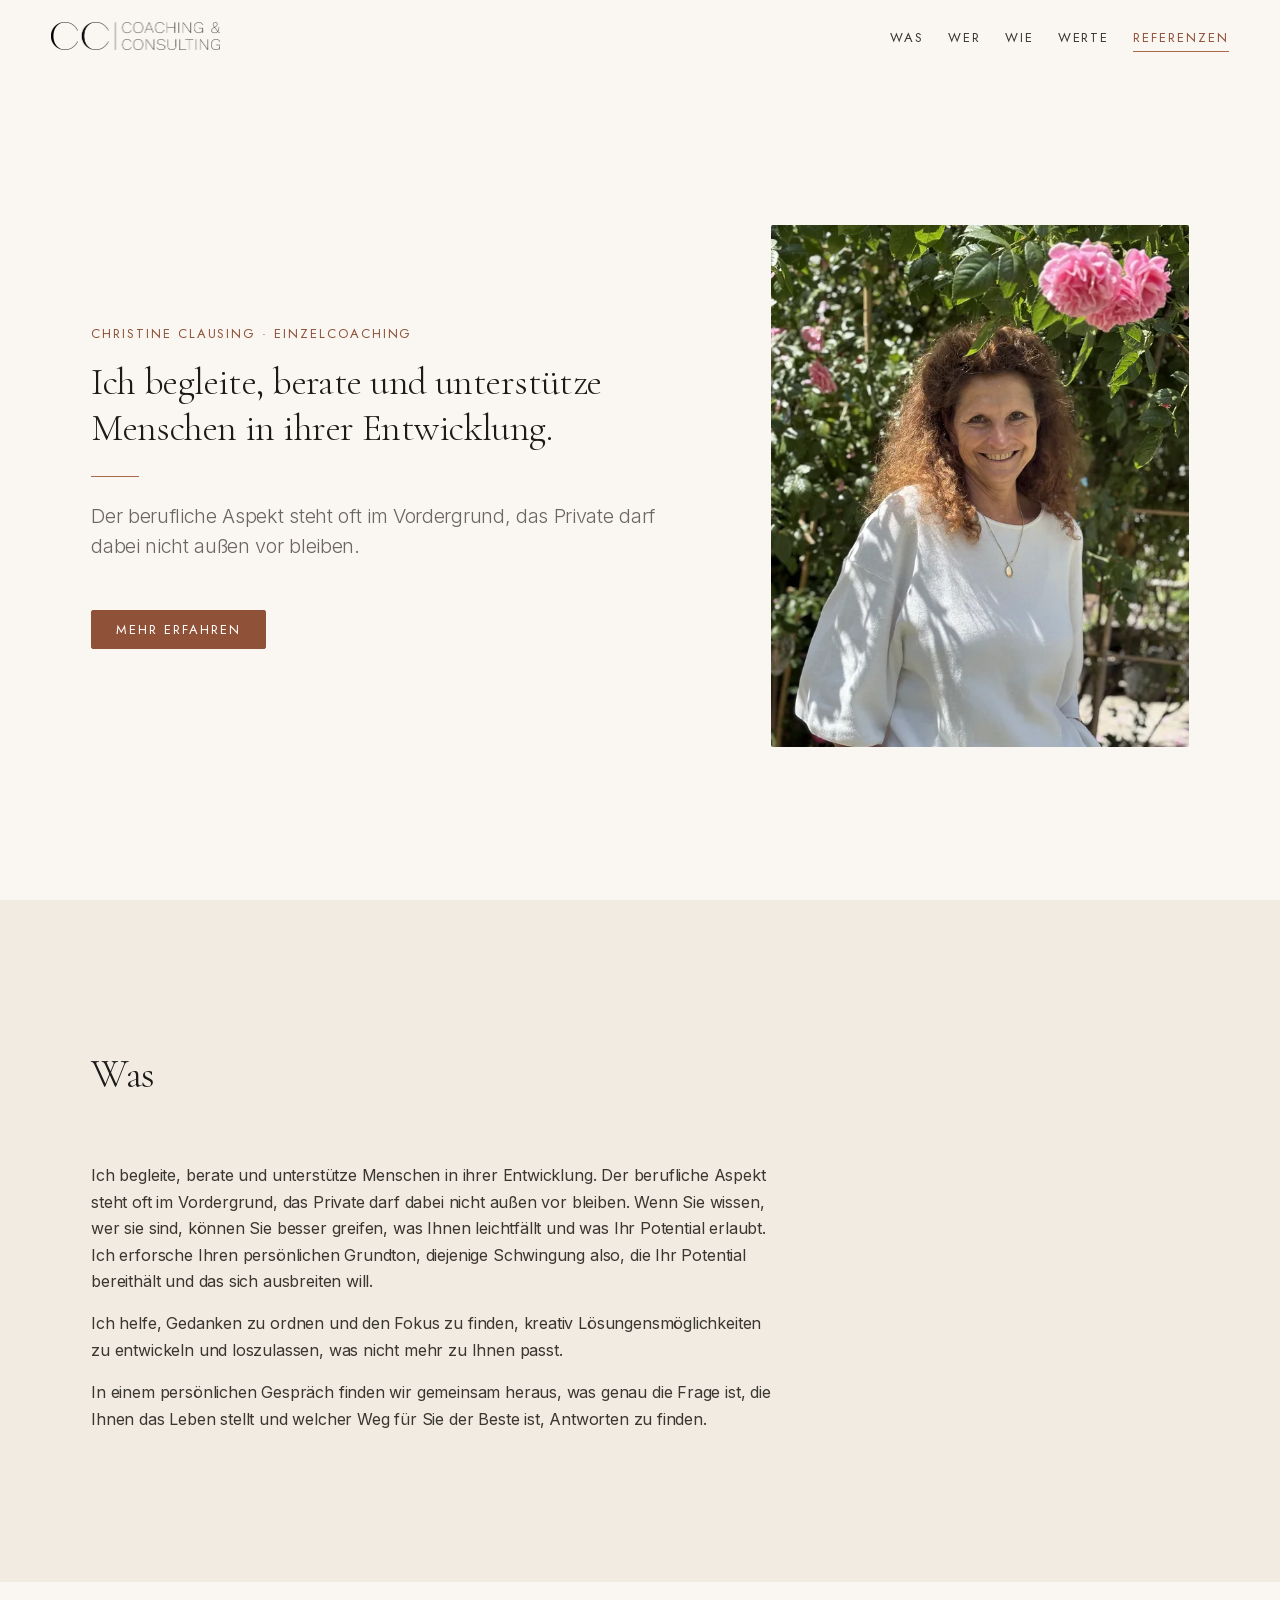
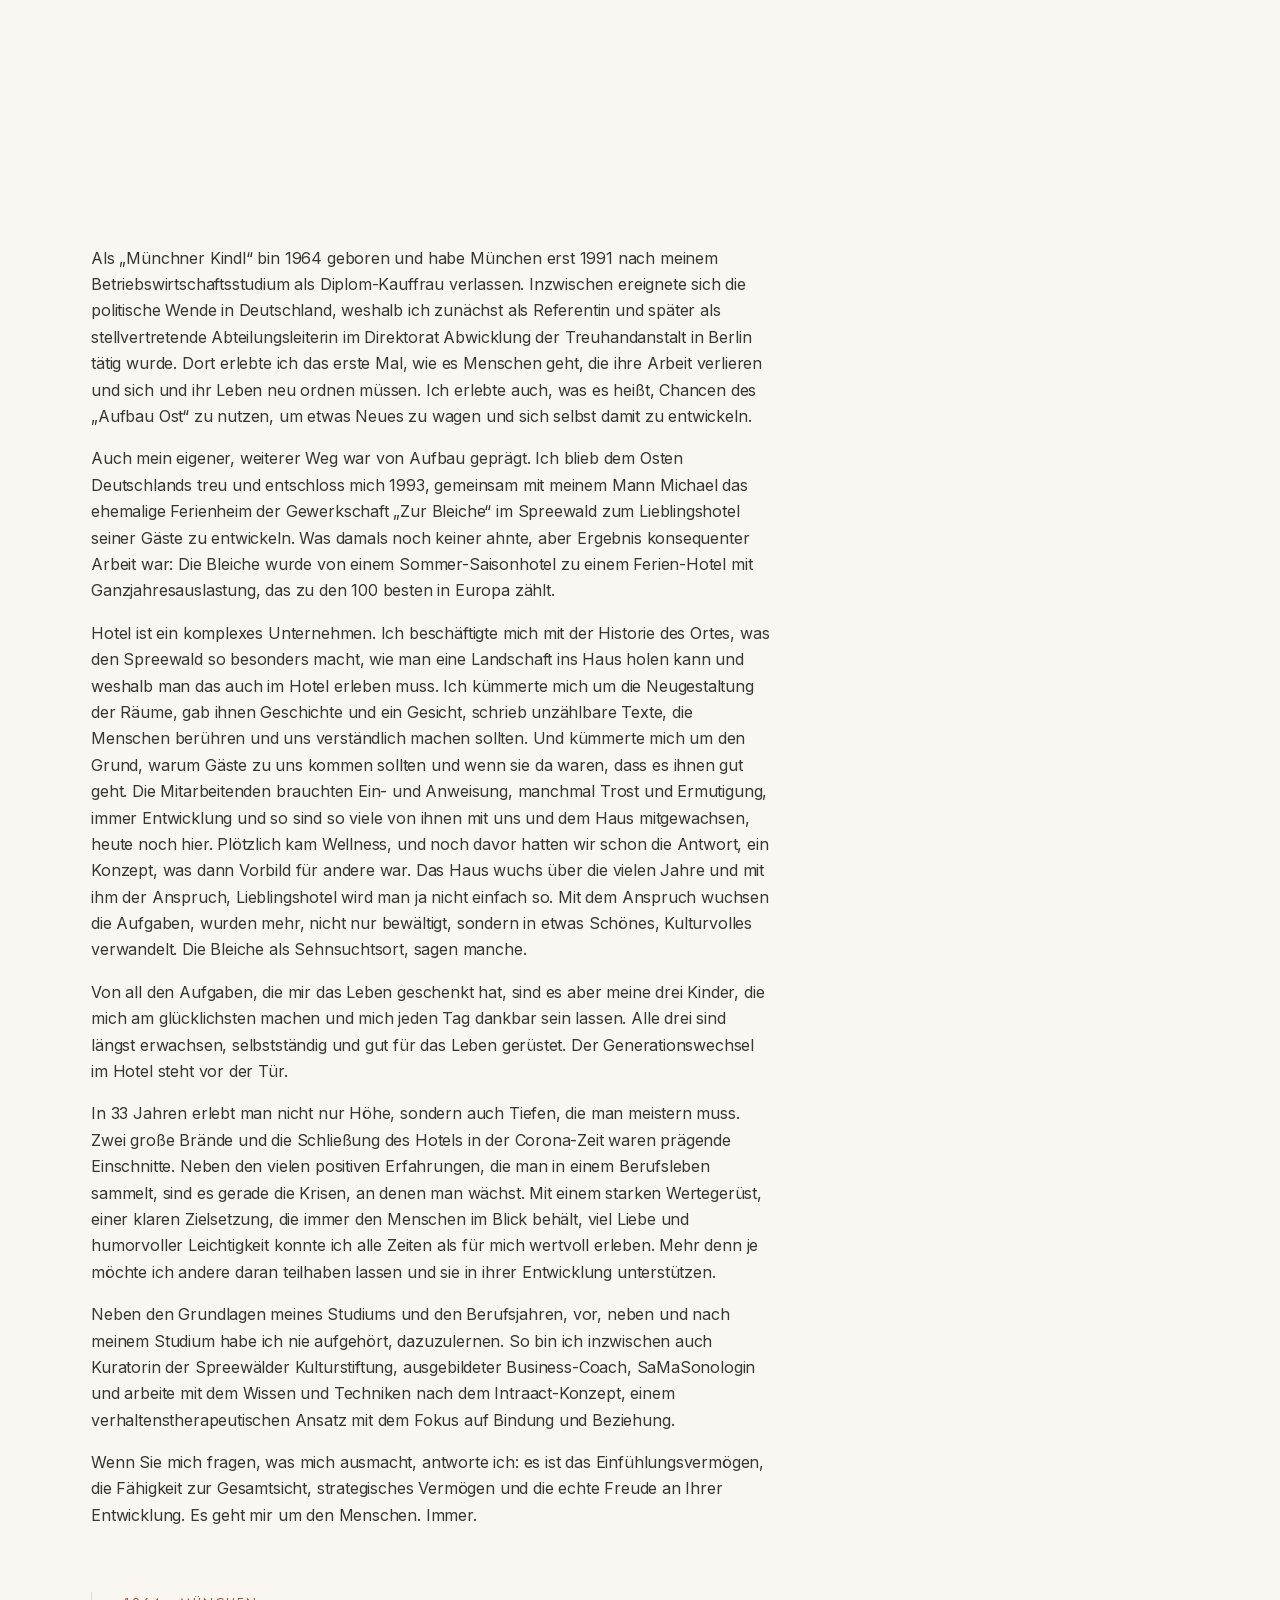
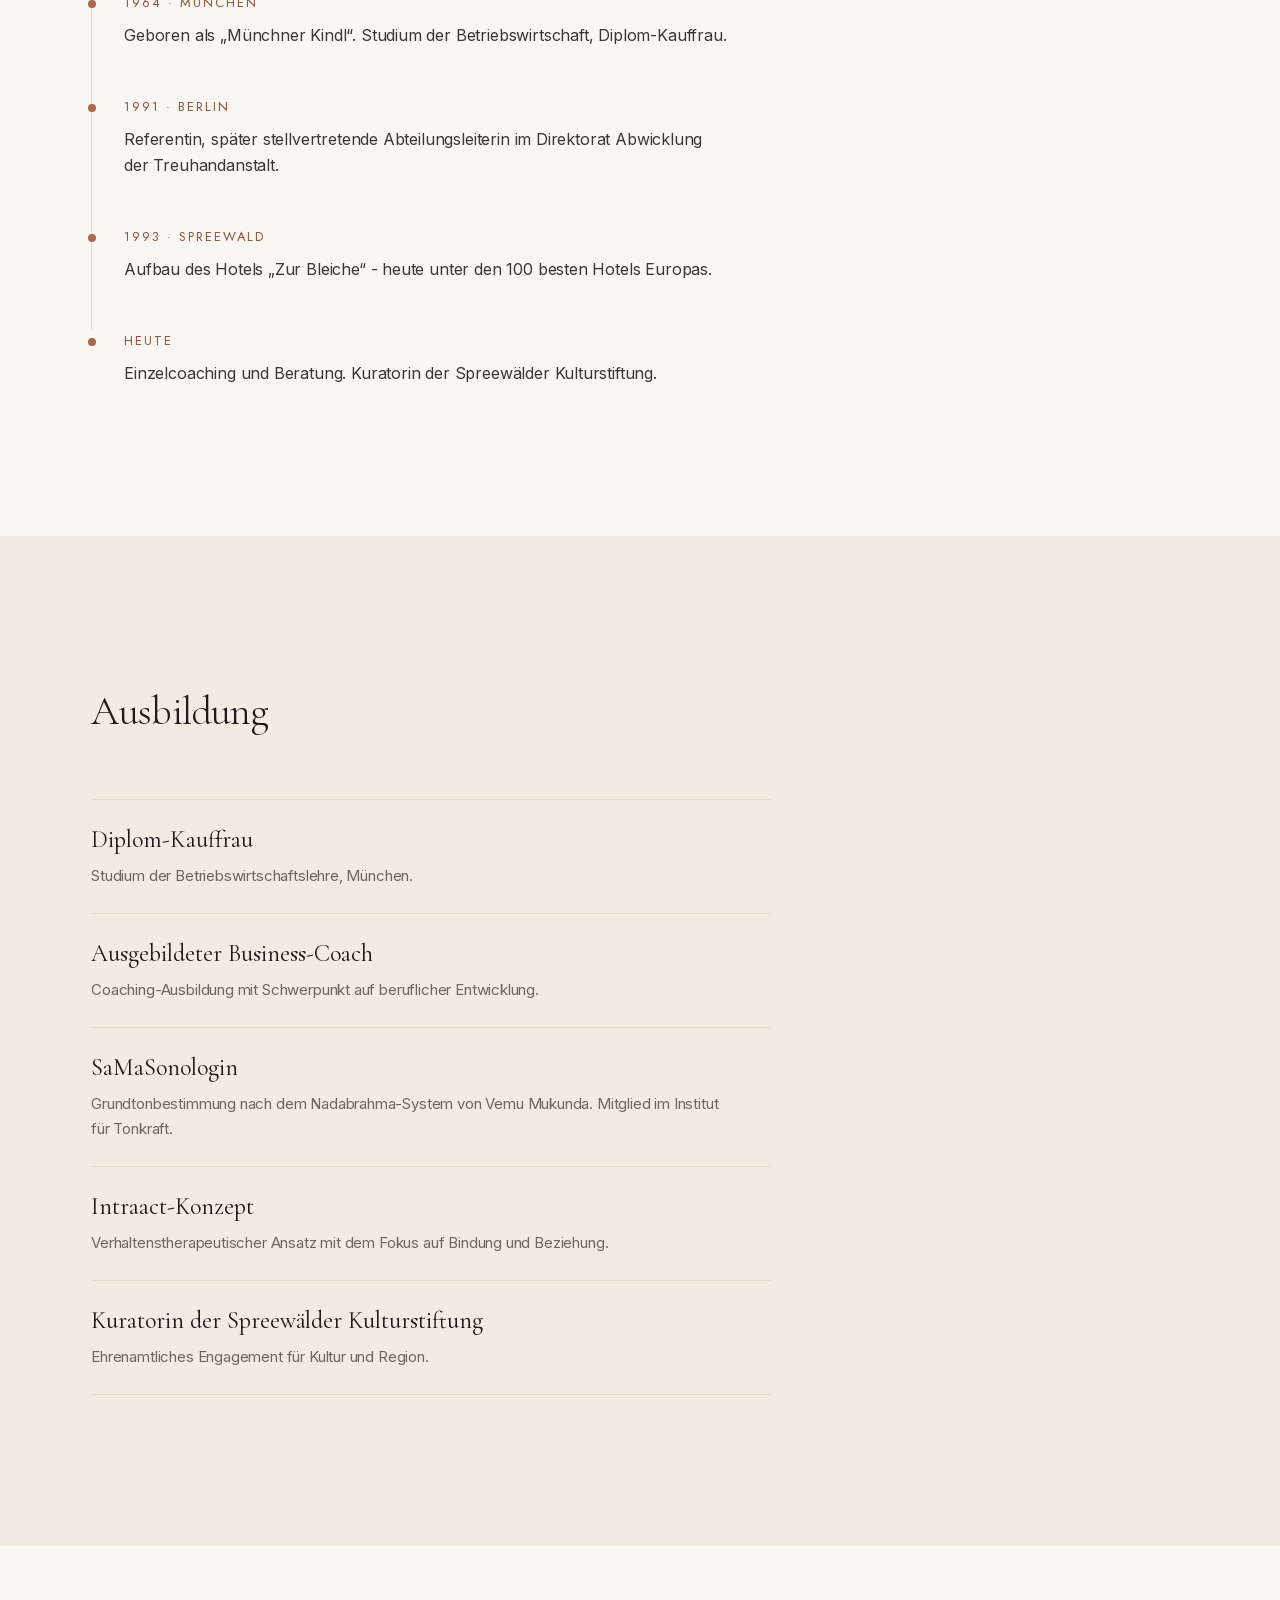
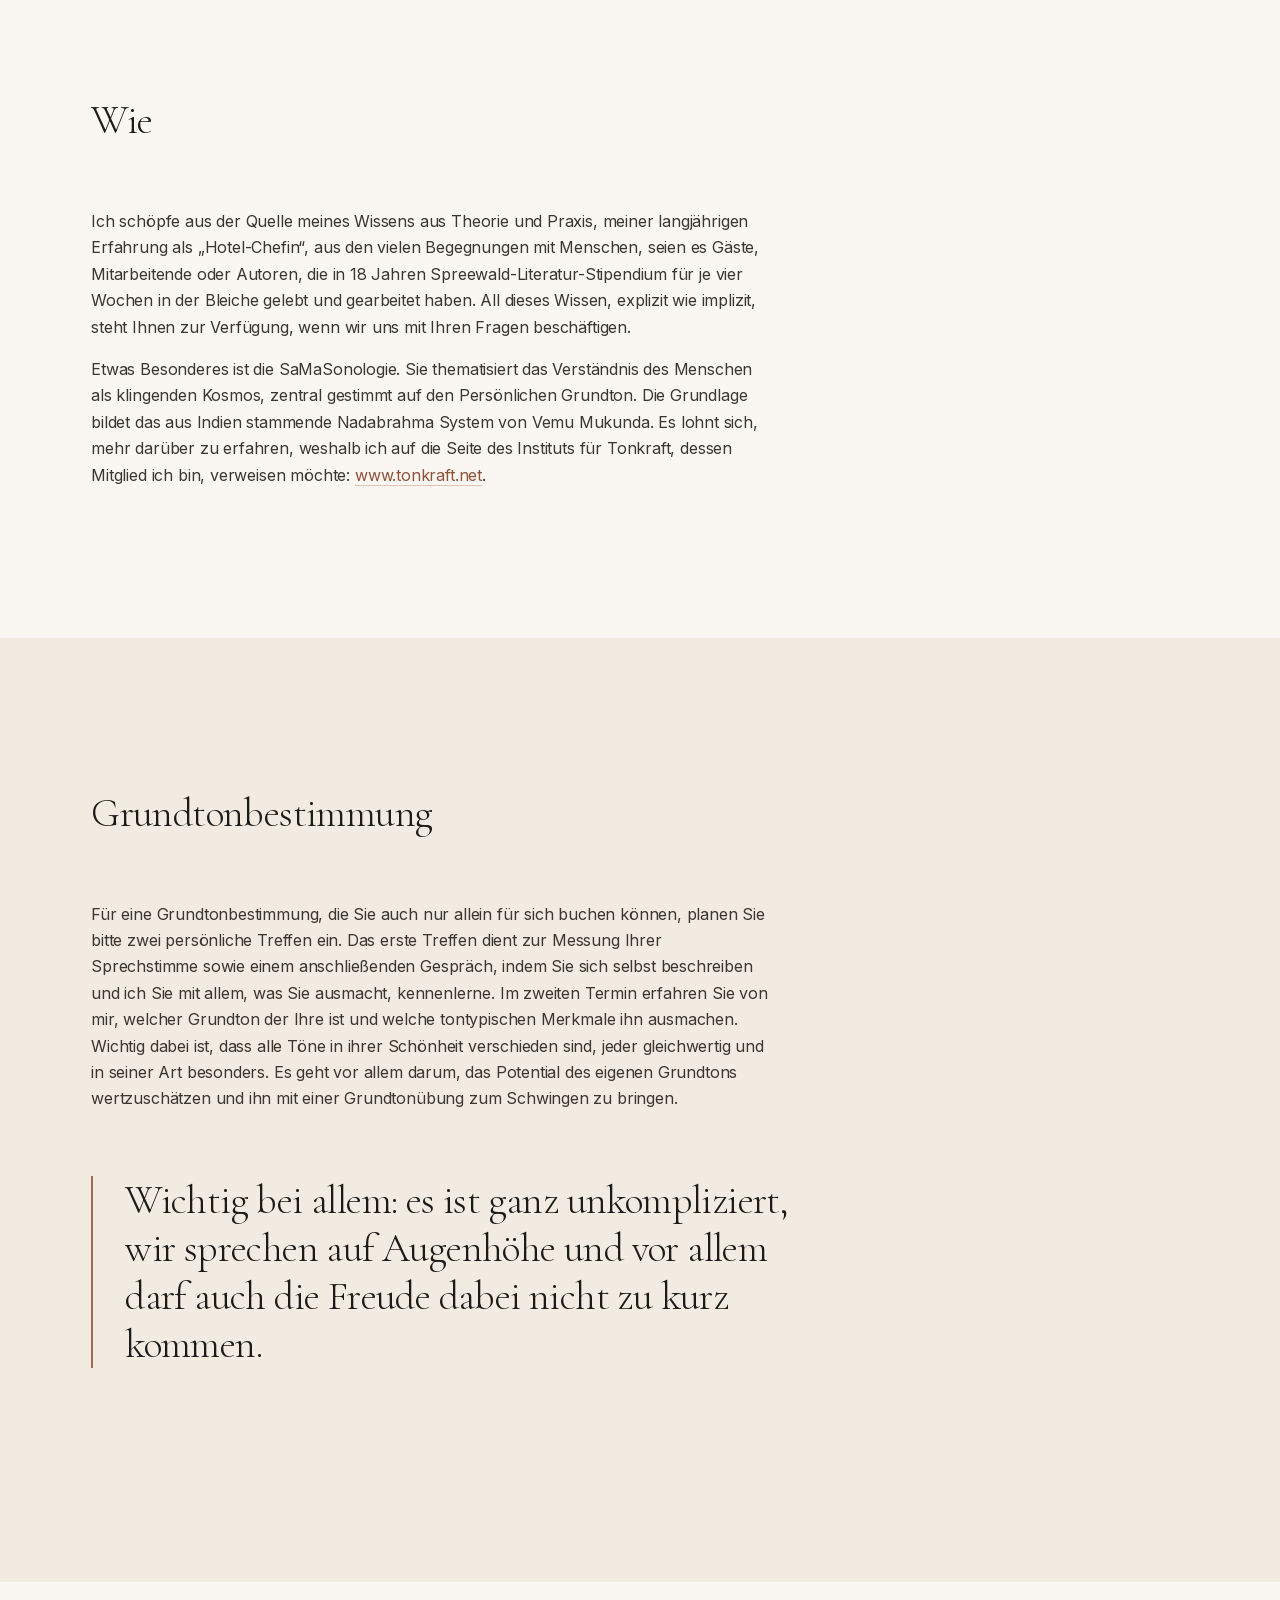
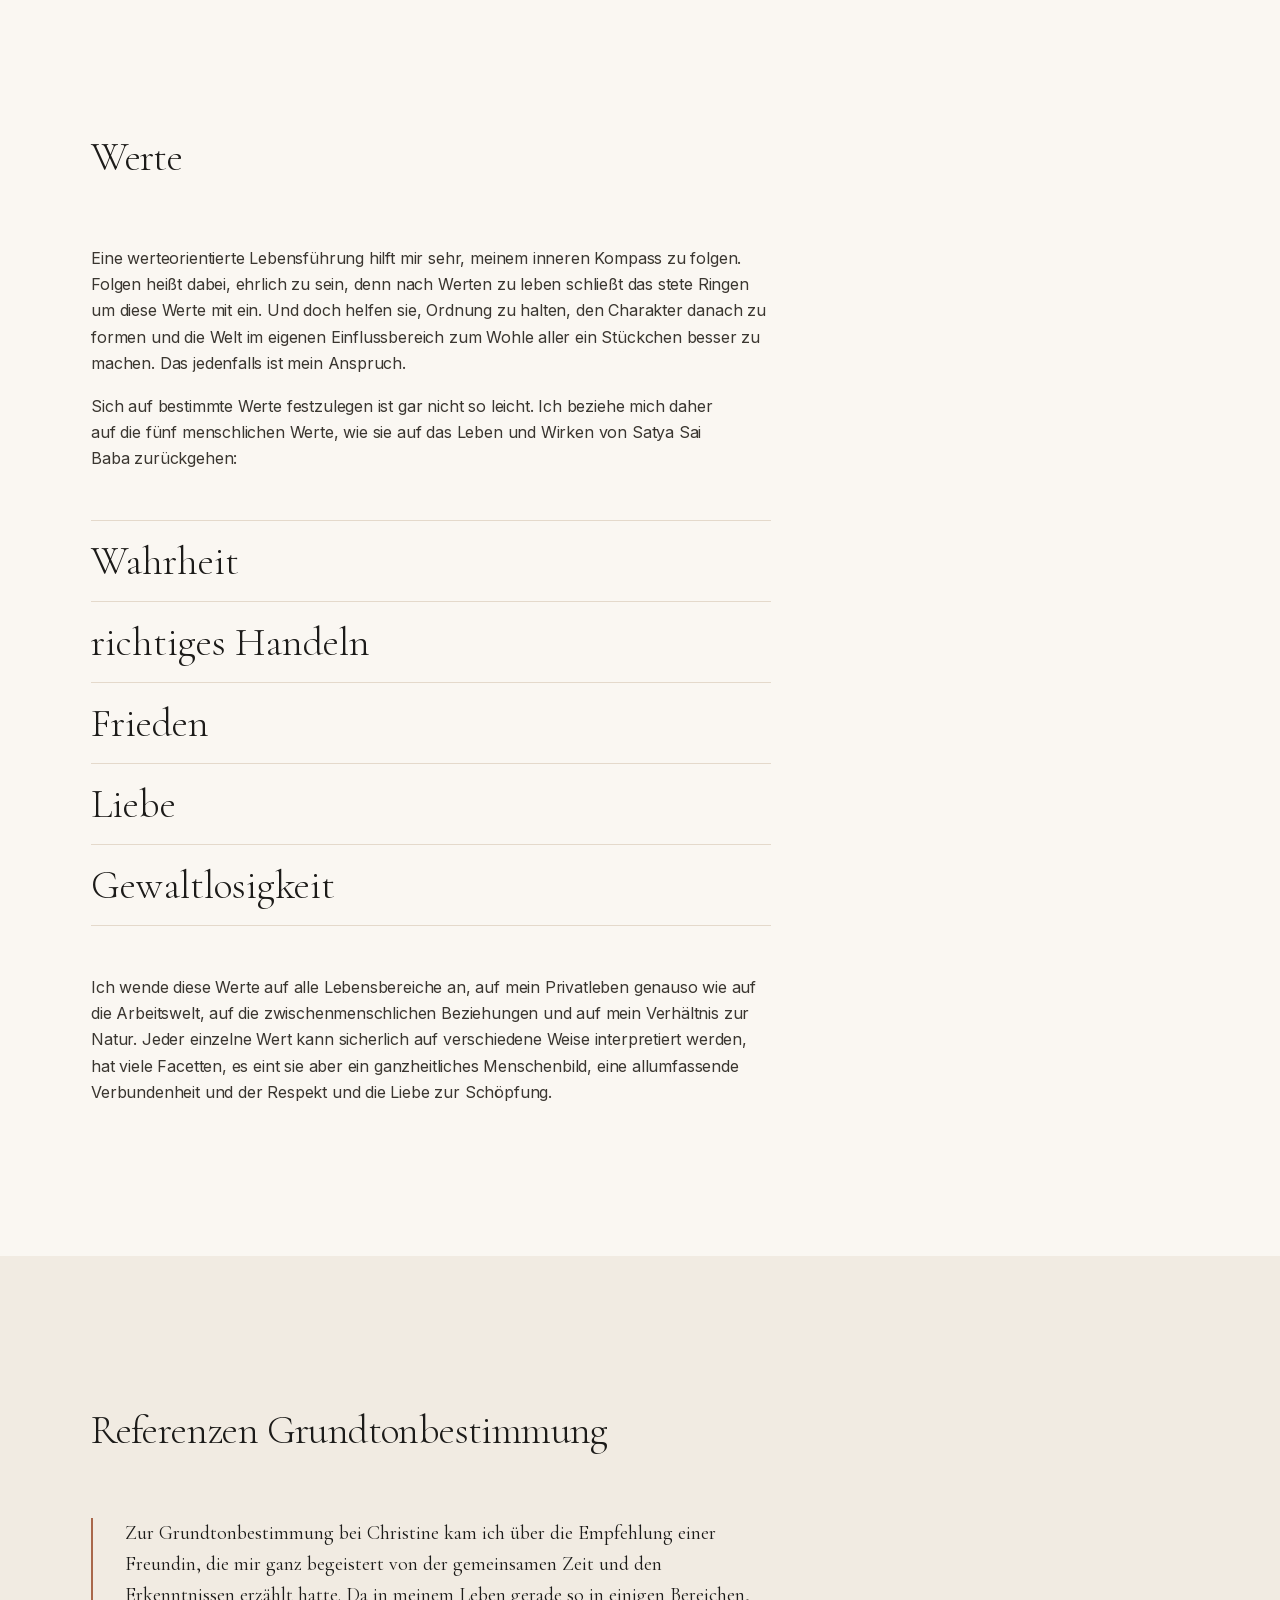
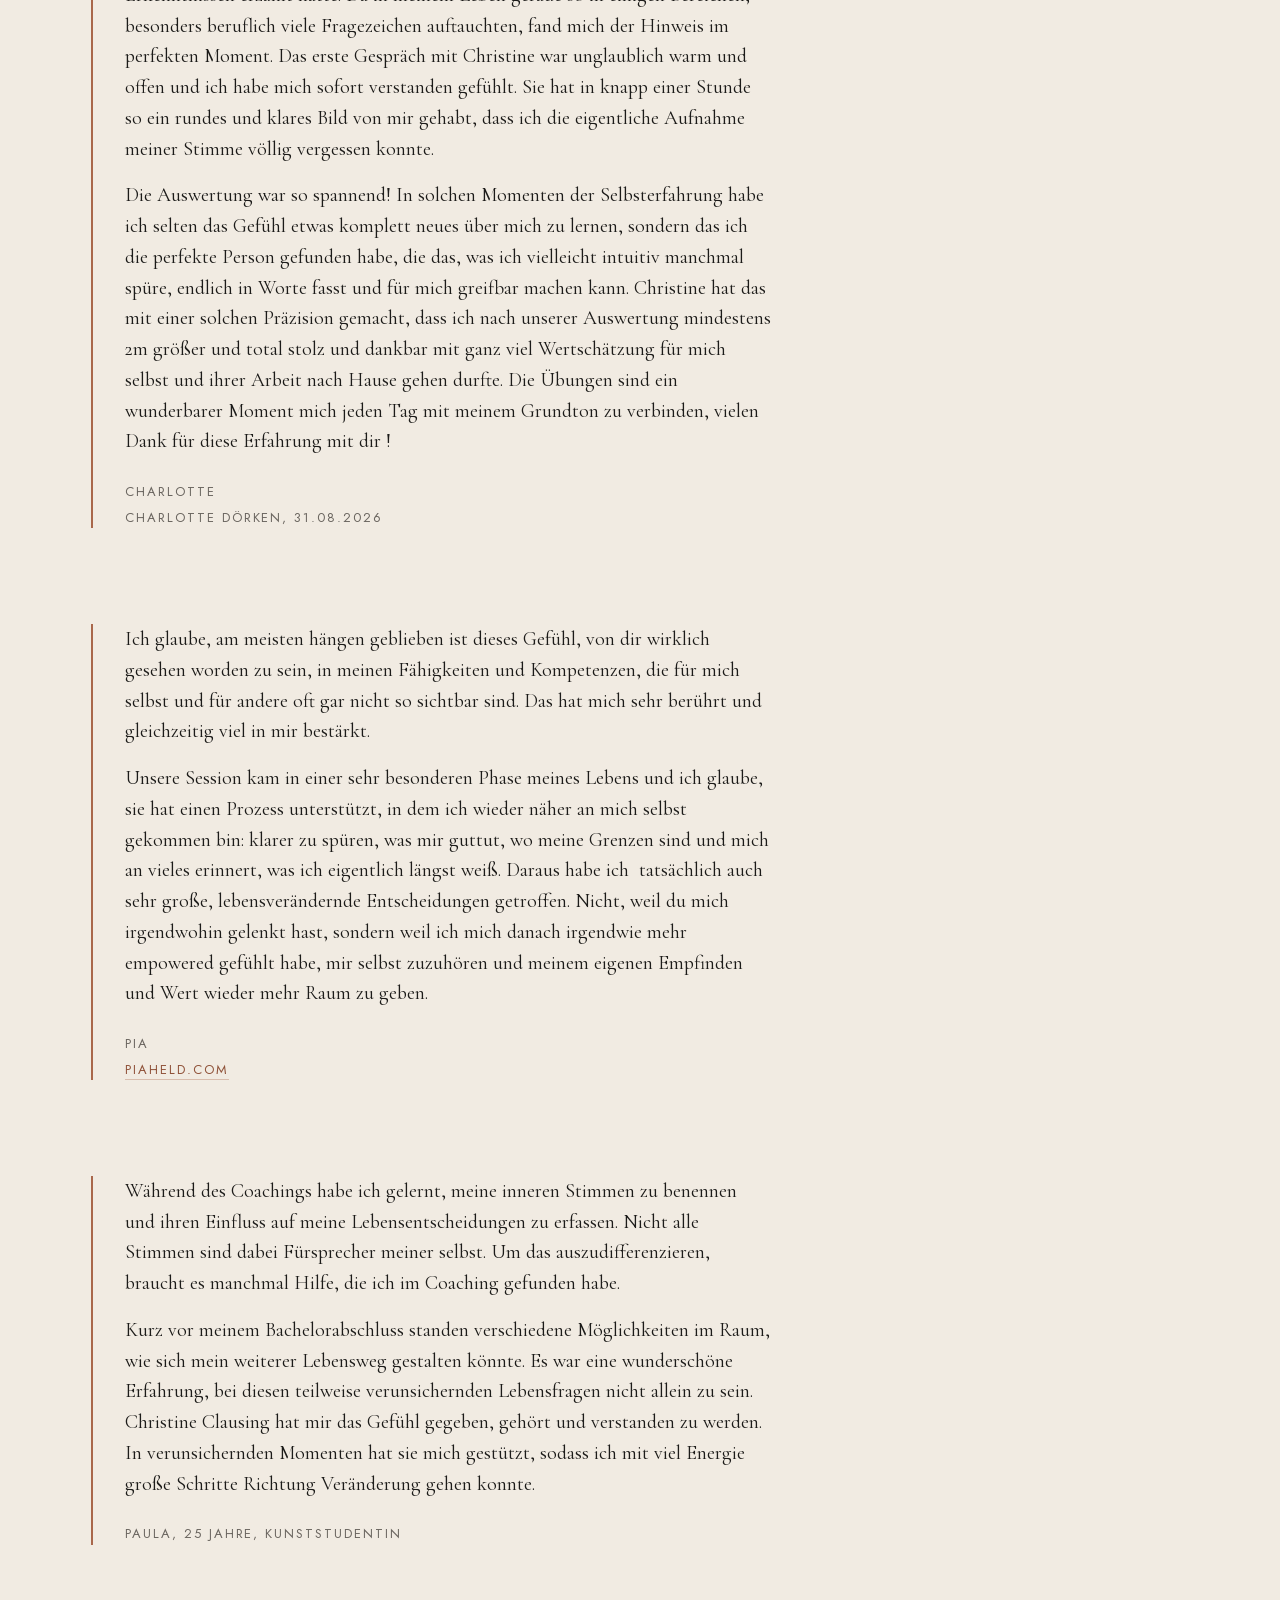
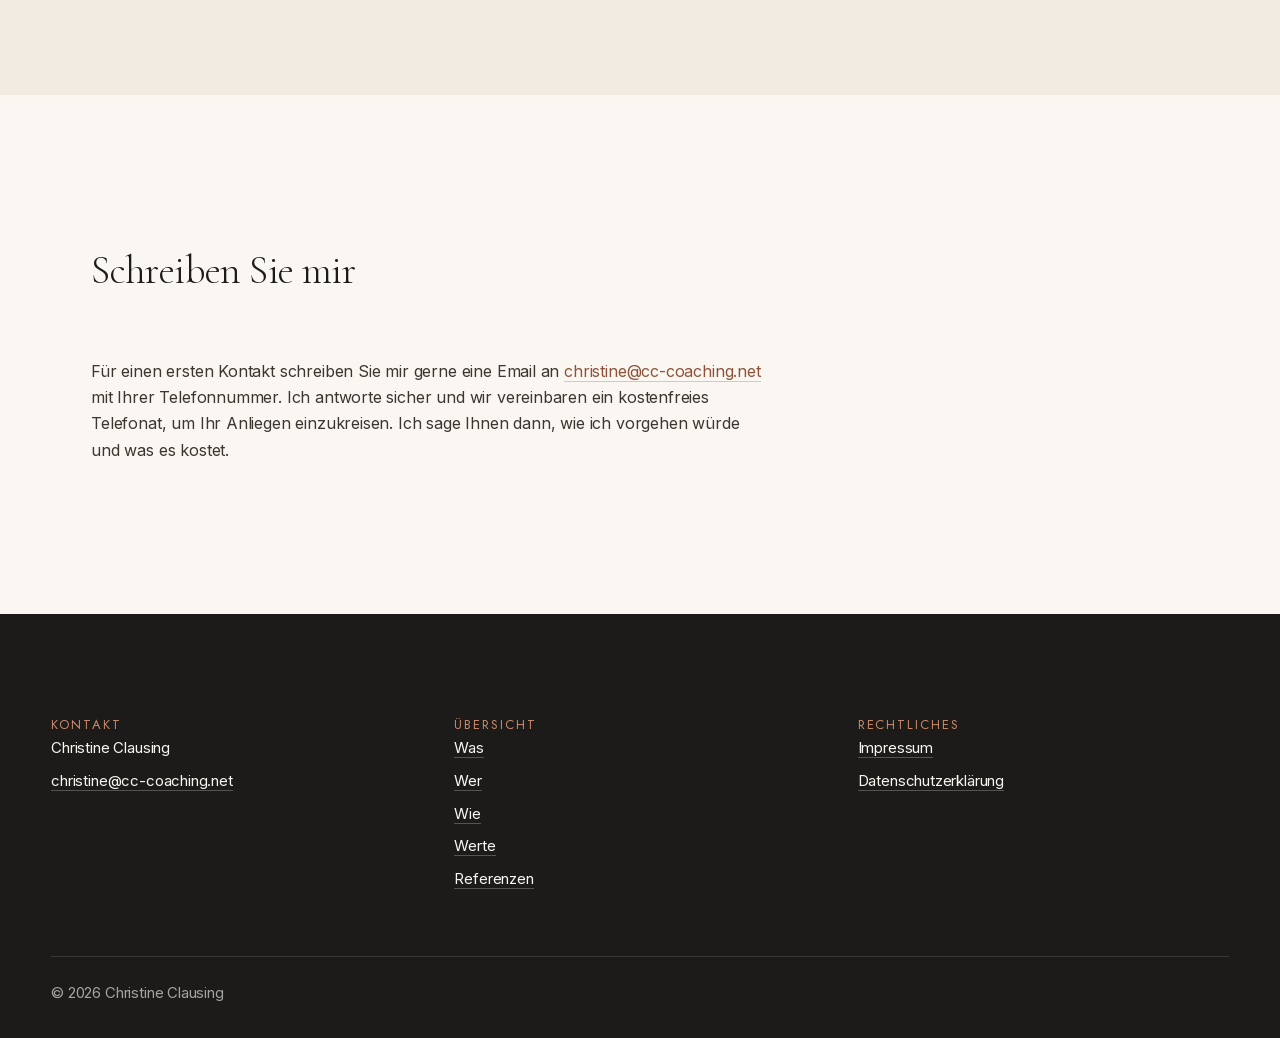
<file: index.html>
<!doctype html>
<html lang="de">
<head>
<meta charset="utf-8">
<meta name="viewport" content="width=device-width, initial-scale=1">
<title>Christine Clausing - Coaching &amp; Consulting</title>
<meta name="description" content="PLATZHALTER - Meta-Beschreibung muss von Christine Clausing formuliert werden.">
<meta name="robots" content="noindex">
<script>document.documentElement.classList.add('js');</script>
<link rel="icon" href="assets/img/favicon-32.png" sizes="32x32" type="image/png">
<link rel="icon" href="assets/img/favicon-256.png" sizes="256x256" type="image/png">
<link rel="apple-touch-icon" href="assets/img/apple-touch-icon.png">
<link rel="preload" href="assets/fonts/cormorant-garamond-300-normal-latin.woff2" as="font" type="font/woff2" crossorigin>
<link rel="preload" href="assets/fonts/inter-400-normal-latin.woff2" as="font" type="font/woff2" crossorigin>
<link rel="stylesheet" href="styles/fonts.css">
<link rel="stylesheet" href="styles/tokens.css">
<link rel="stylesheet" href="styles/base.css">
<link rel="stylesheet" href="styles/layout.css">
<link rel="stylesheet" href="styles/components.css">
<link rel="stylesheet" href="styles/sections.css">
</head>
<body>

<a class="skip-link" href="#main">Zum Inhalt springen</a>

<header class="site-header" data-header>
  <div class="container container--wide site-header__inner">
    <a class="logo" href="#top" aria-label="CC Coaching &amp; Consulting">
      <picture>
        <source srcset="assets/img/logo.webp" type="image/webp">
        <img src="assets/img/logo.png" alt="CC Coaching &amp; Consulting" width="677" height="112">
      </picture>
    </a>
    <button class="nav__toggle" type="button" data-nav-open aria-expanded="false" aria-controls="hauptnavigation" aria-label="Menü">
      <svg width="24" height="24" viewBox="0 0 24 24" fill="none" stroke="currentColor" stroke-width="1.25" aria-hidden="true"><path d="M3 6h18M3 12h18M3 18h18"/></svg>
    </button>
    <nav class="nav nav--overlay" id="hauptnavigation" data-nav aria-label="Hauptnavigation">
      <button class="nav__close" type="button" data-nav-close aria-label="Menü schließen">
        <svg width="24" height="24" viewBox="0 0 24 24" fill="none" stroke="currentColor" stroke-width="1.25" aria-hidden="true"><path d="M6 6l12 12M18 6L6 18"/></svg>
      </button>
      <ul class="nav__list">
        <li><a class="nav__link" data-nav-link href="#was">Was</a></li>
        <li><a class="nav__link" data-nav-link href="#wer">Wer</a></li>
        <li><a class="nav__link" data-nav-link href="#wie">Wie</a></li>
        <li><a class="nav__link" data-nav-link href="#werte">Werte</a></li>
        <li><a class="nav__link" data-nav-link href="#referenzen">Referenzen</a></li>
      </ul>
    </nav>
  </div>
</header>

<main id="main">

  <section class="hero" id="top">
    <div class="container">
      <div class="split hero__split">
        <div>
          <span class="eyebrow">Christine Clausing · Einzelcoaching</span>
          <h1 class="hero__claim">Ich begleite, berate und unterstütze Menschen in ihrer Entwicklung.</h1>
          <hr class="rule">
          <p class="lead">Der berufliche Aspekt steht oft im Vordergrund, das Private darf dabei nicht außen vor bleiben.</p>
          <div class="hero__actions">
            <a class="btn btn--primary" href="#was">Mehr erfahren</a>
          </div>
        </div>
        <figure class="portrait">
          <picture>
            <source type="image/webp" sizes="(min-width: 56rem) 42vw, 100vw"
                    srcset="assets/img/christine-600.webp 600w, assets/img/christine-1200.webp 1200w">
            <img src="assets/img/christine-1200.jpg" sizes="(min-width: 56rem) 42vw, 100vw"
                 srcset="assets/img/christine-600.jpg 600w, assets/img/christine-1200.jpg 1200w"
                 alt="Christine Clausing" width="1200" height="1600">
          </picture>
        </figure>
      </div>
    </div>
  </section>

  <section class="section section--alt" id="was">
    <div class="container">
      <div class="section-head" data-reveal>
        <h2>Was</h2>
      </div>
      <div class="prose" data-reveal>
        <p>Ich begleite, berate und unterstütze Menschen in ihrer Entwicklung. Der berufliche Aspekt steht oft im Vordergrund, das Private darf dabei nicht außen vor bleiben. Wenn Sie wissen, wer sie sind, können Sie besser greifen, was Ihnen leichtfällt und was Ihr Potential erlaubt. Ich erforsche Ihren persönlichen Grundton, diejenige Schwingung also, die Ihr Potential bereithält und das sich ausbreiten will.</p>
        <p>Ich helfe, Gedanken zu ordnen und den Fokus zu finden, kreativ Lösungensmöglichkeiten zu entwickeln und loszulassen, was nicht mehr zu Ihnen passt.</p>
        <p>In einem persönlichen Gespräch finden wir gemeinsam heraus, was genau die Frage ist, die Ihnen das Leben stellt und welcher Weg für Sie der Beste ist, Antworten zu finden.</p>
      </div>
    </div>
  </section>

  <section class="section" id="wer">
    <div class="container">
      <div class="section-head" data-reveal>
        <h2>Wer</h2>
      </div>
      <div class="prose" data-reveal>
        <p>Als „Münchner Kindl“ bin 1964 geboren und habe München erst 1991 nach meinem Betriebswirtschaftsstudium als Diplom-Kauffrau verlassen. Inzwischen ereignete sich die politische Wende in Deutschland, weshalb ich zunächst als Referentin und später als stellvertretende Abteilungsleiterin im Direktorat Abwicklung der Treuhandanstalt in Berlin tätig wurde. Dort erlebte ich das erste Mal, wie es Menschen geht, die ihre Arbeit verlieren und sich und ihr Leben neu ordnen müssen. Ich erlebte auch, was es heißt, Chancen des „Aufbau Ost“ zu nutzen, um etwas Neues zu wagen und sich selbst damit zu entwickeln.</p>
        <p>Auch mein eigener, weiterer Weg war von Aufbau geprägt. Ich blieb dem Osten Deutschlands treu und entschloss mich 1993, gemeinsam mit meinem Mann Michael das ehemalige Ferienheim der Gewerkschaft „Zur Bleiche“ im Spreewald zum Lieblingshotel seiner Gäste zu entwickeln. Was damals noch keiner ahnte, aber Ergebnis konsequenter Arbeit war: Die Bleiche wurde von einem Sommer-Saisonhotel zu einem Ferien-Hotel mit Ganzjahresauslastung, das zu den 100 besten in Europa zählt.</p>
        <p>Hotel ist ein komplexes Unternehmen. Ich beschäftigte mich mit der Historie des Ortes, was den Spreewald so besonders macht, wie man eine Landschaft ins Haus holen kann und weshalb man das auch im Hotel erleben muss. Ich kümmerte mich um die Neugestaltung der Räume, gab ihnen Geschichte und ein Gesicht, schrieb unzählbare Texte, die Menschen berühren und uns verständlich machen sollten. Und kümmerte mich um den Grund, warum Gäste zu uns kommen sollten und wenn sie da waren, dass es ihnen gut geht. Die Mitarbeitenden brauchten Ein- und Anweisung, manchmal Trost und Ermutigung, immer Entwicklung und so sind so viele von ihnen mit uns und dem Haus mitgewachsen, heute noch hier. Plötzlich kam Wellness, und noch davor hatten wir schon die Antwort, ein Konzept, was dann Vorbild für andere war. Das Haus wuchs über die vielen Jahre und mit ihm der Anspruch, Lieblingshotel wird man ja nicht einfach so. Mit dem Anspruch wuchsen die Aufgaben, wurden mehr, nicht nur bewältigt, sondern in etwas Schönes, Kulturvolles verwandelt. Die Bleiche als Sehnsuchtsort, sagen manche.</p>
        <p>Von all den Aufgaben, die mir das Leben geschenkt hat, sind es aber meine drei Kinder, die mich am glücklichsten machen und mich jeden Tag dankbar sein lassen. Alle drei sind längst erwachsen, selbstständig und gut für das Leben gerüstet. Der Generationswechsel im Hotel steht vor der Tür.</p>
        <p>In 33 Jahren erlebt man nicht nur Höhe, sondern auch Tiefen, die man meistern muss. Zwei große Brände und die Schließung des Hotels in der Corona-Zeit waren prägende Einschnitte. Neben den vielen positiven Erfahrungen, die man in einem Berufsleben sammelt, sind es gerade die Krisen, an denen man wächst. Mit einem starken Wertegerüst, einer klaren Zielsetzung, die immer den Menschen im Blick behält, viel Liebe und humorvoller Leichtigkeit konnte ich alle Zeiten als für mich wertvoll erleben. Mehr denn je möchte ich andere daran teilhaben lassen und sie in ihrer Entwicklung unterstützen.</p>
        <p>Neben den Grundlagen meines Studiums und den Berufsjahren, vor, neben und nach meinem Studium habe ich nie aufgehört, dazuzulernen. So bin ich inzwischen auch Kuratorin der Spreewälder Kulturstiftung, ausgebildeter Business-Coach, SaMaSonologin und arbeite mit dem Wissen und Techniken nach dem Intraact-Konzept, einem verhaltenstherapeutischen Ansatz mit dem Fokus auf Bindung und Beziehung.</p>
        <p>Wenn Sie mich fragen, was mich ausmacht, antworte ich: es ist das Einfühlungsvermögen, die Fähigkeit zur Gesamtsicht, strategisches Vermögen und die echte Freude an Ihrer Entwicklung. Es geht mir um den Menschen. Immer.</p>
      </div>
      <ol class="timeline" style="margin-top: var(--sp-8); max-width: var(--w-prose);" data-reveal>
        <li class="timeline__item">
          <span class="timeline__year">1964 · München</span>
          <p>Geboren als „Münchner Kindl“. Studium der Betriebswirtschaft, Diplom-Kauffrau.</p>
        </li>
        <li class="timeline__item">
          <span class="timeline__year">1991 · Berlin</span>
          <p>Referentin, später stellvertretende Abteilungsleiterin im Direktorat Abwicklung der Treuhandanstalt.</p>
        </li>
        <li class="timeline__item">
          <span class="timeline__year">1993 · Spreewald</span>
          <p>Aufbau des Hotels „Zur Bleiche“ - heute unter den 100 besten Hotels Europas.</p>
        </li>
        <li class="timeline__item">
          <span class="timeline__year">Heute</span>
          <p>Einzelcoaching und Beratung. Kuratorin der Spreewälder Kulturstiftung.</p>
        </li>
      </ol>
    </div>
  </section>

  <section class="section section--alt" id="qualifikationen">
    <div class="container">
      <div class="section-head" data-reveal>
        <h2>Ausbildung</h2>
      </div>
      <ul class="quals" style="max-width: var(--w-prose);" data-reveal>
        <li class="qual">
          <h3 class="qual__name">Diplom-Kauffrau</h3>
          <p class="qual__note">Studium der Betriebswirtschaftslehre, München.</p>
        </li>
        <li class="qual">
          <h3 class="qual__name">Ausgebildeter Business-Coach</h3>
          <p class="qual__note">Coaching-Ausbildung mit Schwerpunkt auf beruflicher Entwicklung.</p>
        </li>
        <li class="qual">
          <h3 class="qual__name">SaMaSonologin</h3>
          <p class="qual__note">Grundtonbestimmung nach dem Nadabrahma-System von Vemu Mukunda. Mitglied im Institut für Tonkraft.</p>
        </li>
        <li class="qual">
          <h3 class="qual__name">Intraact-Konzept</h3>
          <p class="qual__note">Verhaltenstherapeutischer Ansatz mit dem Fokus auf Bindung und Beziehung.</p>
        </li>
        <li class="qual">
          <h3 class="qual__name">Kuratorin der Spreewälder Kulturstiftung</h3>
          <p class="qual__note">Ehrenamtliches Engagement für Kultur und Region.</p>
        </li>
      </ul>
    </div>
  </section>

  <section class="section" id="wie">
    <div class="container">
      <div class="section-head" data-reveal>
        <h2>Wie</h2>
      </div>
      <div class="prose" data-reveal>
        <p>Ich schöpfe aus der Quelle meines Wissens aus Theorie und Praxis, meiner langjährigen Erfahrung als „Hotel-Chefin“, aus den vielen Begegnungen mit Menschen, seien es Gäste, Mitarbeitende oder Autoren, die in 18 Jahren Spreewald-Literatur-Stipendium für je vier Wochen in der Bleiche gelebt und gearbeitet haben. All dieses Wissen, explizit wie implizit, steht Ihnen zur Verfügung, wenn wir uns mit Ihren Fragen beschäftigen.</p>
        <p>Etwas Besonderes ist die SaMaSonologie. Sie thematisiert das Verständnis des Menschen als klingenden Kosmos, zentral gestimmt auf den Persönlichen Grundton. Die Grundlage bildet das aus Indien stammende Nadabrahma System von Vemu Mukunda. Es lohnt sich, mehr darüber zu erfahren, weshalb ich auf die Seite des Instituts für Tonkraft, dessen Mitglied ich bin, verweisen möchte: <a href="https://www.tonkraft.net" rel="noopener">www.tonkraft.net</a>.</p>
      </div>
    </div>
  </section>

  <section class="section section--alt" id="ablauf">
    <div class="container">
      <div class="section-head" data-reveal>
        <h2>Grundtonbestimmung</h2>
      </div>
      <div class="prose" data-reveal>
        <p>Für eine Grundtonbestimmung, die Sie auch nur allein für sich buchen können, planen Sie bitte zwei persönliche Treffen ein. Das erste Treffen dient zur Messung Ihrer Sprechstimme sowie einem anschließenden Gespräch, indem Sie sich selbst beschreiben und ich Sie mit allem, was Sie ausmacht, kennenlerne. Im zweiten Termin erfahren Sie von mir, welcher Grundton der Ihre ist und welche tontypischen Merkmale ihn ausmachen. Wichtig dabei ist, dass alle Töne in ihrer Schönheit verschieden sind, jeder gleichwertig und in seiner Art besonders. Es geht vor allem darum, das Potential des eigenen Grundtons wertzuschätzen und ihn mit einer Grundtonübung zum Schwingen zu bringen.</p>
      </div>
      <blockquote class="pullquote" data-reveal>Wichtig bei allem: es ist ganz unkompliziert, wir sprechen auf Augenhöhe und vor allem darf auch die Freude dabei nicht zu kurz kommen.</blockquote>
    </div>
  </section>

  <section class="section" id="werte">
    <div class="container">
      <div class="section-head" data-reveal>
        <h2>Werte</h2>
      </div>
      <div class="prose" data-reveal>
        <p>Eine werteorientierte Lebensführung hilft mir sehr, meinem inneren Kompass zu folgen. Folgen heißt dabei, ehrlich zu sein, denn nach Werten zu leben schließt das stete Ringen um diese Werte mit ein. Und doch helfen sie, Ordnung zu halten, den Charakter danach zu formen und die Welt im eigenen Einflussbereich zum Wohle aller ein Stückchen besser zu machen. Das jedenfalls ist mein Anspruch.</p>
        <p>Sich auf bestimmte Werte festzulegen ist gar nicht so leicht. Ich beziehe mich daher auf die fünf menschlichen Werte, wie sie auf das Leben und Wirken von Satya Sai Baba zurückgehen:</p>
      </div>
      <ul class="values" style="margin-top: var(--sp-7); max-width: var(--w-prose);" data-reveal>
        <li class="values__item">Wahrheit</li>
        <li class="values__item">richtiges Handeln</li>
        <li class="values__item">Frieden</li>
        <li class="values__item">Liebe</li>
        <li class="values__item">Gewaltlosigkeit</li>
      </ul>
      <div class="prose" data-reveal>
        <p>Ich wende diese Werte auf alle Lebensbereiche an, auf mein Privatleben genauso wie auf die Arbeitswelt, auf die zwischenmenschlichen Beziehungen und auf mein Verhältnis zur Natur. Jeder einzelne Wert kann sicherlich auf verschiedene Weise interpretiert werden, hat viele Facetten, es eint sie aber ein ganzheitliches Menschenbild, eine allumfassende Verbundenheit und der Respekt und die Liebe zur Schöpfung.</p>
      </div>
    </div>
  </section>

  <section class="section section--alt" id="referenzen">
    <div class="container">
      <div class="section-head" data-reveal>
        <h2>Referenzen Grundtonbestimmung</h2>
      </div>
      <div class="testimonials" style="max-width: var(--w-prose);">
        <blockquote class="quote" data-reveal>
          <p class="quote__text">Zur Grundtonbestimmung bei Christine kam ich über die Empfehlung einer Freundin, die mir ganz begeistert von der gemeinsamen Zeit und den Erkenntnissen erzählt hatte. Da in meinem Leben gerade so in einigen Bereichen, besonders beruflich viele Fragezeichen auftauchten, fand mich der Hinweis im perfekten Moment. Das erste Gespräch mit Christine war unglaublich warm und offen und ich habe mich sofort verstanden gefühlt. Sie hat in knapp einer Stunde so ein rundes und klares Bild von mir gehabt, dass ich die eigentliche Aufnahme meiner Stimme völlig vergessen konnte.</p>
          <p class="quote__text">Die Auswertung war so spannend! In solchen Momenten der Selbsterfahrung habe ich selten das Gefühl etwas komplett neues über mich zu lernen, sondern das ich die perfekte Person gefunden habe, die das, was ich vielleicht intuitiv manchmal spüre, endlich in Worte fasst und für mich greifbar machen kann. Christine hat das mit einer solchen Präzision gemacht, dass ich nach unserer Auswertung mindestens 2m größer und total stolz und dankbar mit ganz viel Wertschätzung für mich selbst und ihrer Arbeit nach Hause gehen durfte. Die Übungen sind ein wunderbarer Moment mich jeden Tag mit meinem Grundton zu verbinden, vielen Dank für diese Erfahrung mit dir !</p>
          <cite class="testimonial__meta"><span>Charlotte</span><span>Charlotte Dörken, 31.08.2026</span></cite>
        </blockquote>
        <blockquote class="quote" data-reveal>
          <p class="quote__text">Ich glaube, am meisten hängen geblieben ist dieses Gefühl, von dir wirklich gesehen worden zu sein, in meinen Fähigkeiten und Kompetenzen, die für mich selbst und für andere oft gar nicht so sichtbar sind. Das hat mich sehr berührt und gleichzeitig viel in mir bestärkt.</p>
          <p class="quote__text">Unsere Session kam in einer sehr besonderen Phase meines Lebens und ich glaube, sie hat einen Prozess unterstützt, in dem ich wieder näher an mich selbst gekommen bin: klarer zu spüren, was mir guttut, wo meine Grenzen sind und mich an vieles erinnert, was ich eigentlich längst weiß. Daraus habe ich  tatsächlich auch sehr große, lebensverändernde Entscheidungen getroffen. Nicht, weil du mich irgendwohin gelenkt hast, sondern weil ich mich danach irgendwie mehr empowered gefühlt habe, mir selbst zuzuhören und meinem eigenen Empfinden und Wert wieder mehr Raum zu geben.</p>
          <cite class="testimonial__meta">
            <span>Pia</span>
            <span><a href="https://piaheld.com" rel="noopener">piaheld.com</a></span>
          </cite>
        </blockquote>
        <blockquote class="quote" data-reveal>
          <p class="quote__text">Während des Coachings habe ich gelernt, meine inneren Stimmen zu benennen und ihren Einfluss auf meine Lebensentscheidungen zu erfassen. Nicht alle Stimmen sind dabei Fürsprecher meiner selbst. Um das auszudifferenzieren, braucht es manchmal Hilfe, die ich im Coaching gefunden habe.</p>
          <p class="quote__text"> Kurz vor meinem Bachelorabschluss standen verschiedene Möglichkeiten im Raum, wie sich mein weiterer Lebensweg gestalten könnte. Es war eine wunderschöne Erfahrung, bei diesen teilweise verunsichernden Lebensfragen nicht allein zu sein.  Christine Clausing hat mir das Gefühl gegeben, gehört und verstanden zu werden. In verunsichernden Momenten hat sie mich gestützt, sodass ich mit viel Energie große Schritte Richtung Veränderung gehen konnte.</p>
          <cite class="testimonial__meta"><span>Paula, 25 Jahre, Kunststudentin</span></cite>
        </blockquote>
      </div>
    </div>
  </section>

  <section class="section" id="kontakt">
    <div class="container">
      <div class="section-head" data-reveal>
        <h2>Schreiben Sie mir</h2>
      </div>
      <div class="prose" data-reveal>
        <p>Für einen ersten Kontakt schreiben Sie mir gerne eine Email an <a href="mailto:christine@cc-coaching.net">christine@cc-coaching.net</a> mit Ihrer Telefonnummer. Ich antworte sicher und wir vereinbaren ein kostenfreies Telefonat, um Ihr Anliegen einzukreisen. Ich sage Ihnen dann, wie ich vorgehen würde und was es kostet.</p>
      </div>
    </div>
  </section>

</main>

<footer class="site-footer">
  <div class="container container--wide">
    <div class="grid grid--3">
      <div>
        <span class="site-footer__title">Kontakt</span>
        <ul class="site-footer__list stack stack--sm">
          <li>Christine Clausing</li>
          <li><a href="mailto:christine@cc-coaching.net">christine@cc-coaching.net</a></li>
        </ul>
      </div>
      <div>
        <span class="site-footer__title">Übersicht</span>
        <ul class="site-footer__list stack stack--sm">
          <li><a href="#was">Was</a></li>
          <li><a href="#wer">Wer</a></li>
          <li><a href="#wie">Wie</a></li>
          <li><a href="#werte">Werte</a></li>
          <li><a href="#referenzen">Referenzen</a></li>
        </ul>
      </div>
      <div>
        <span class="site-footer__title">Rechtliches</span>
        <ul class="site-footer__list stack stack--sm">
          <li><a href="impressum.html">Impressum</a></li>
          <li><a href="datenschutz.html">Datenschutzerklärung</a></li>
        </ul>
      </div>
    </div>
    <div class="site-footer__bottom">
      <span>© 2026 Christine Clausing</span>
    </div>
  </div>
</footer>

<script src="scripts/main.js" defer></script>
</body>
</html>
</file>
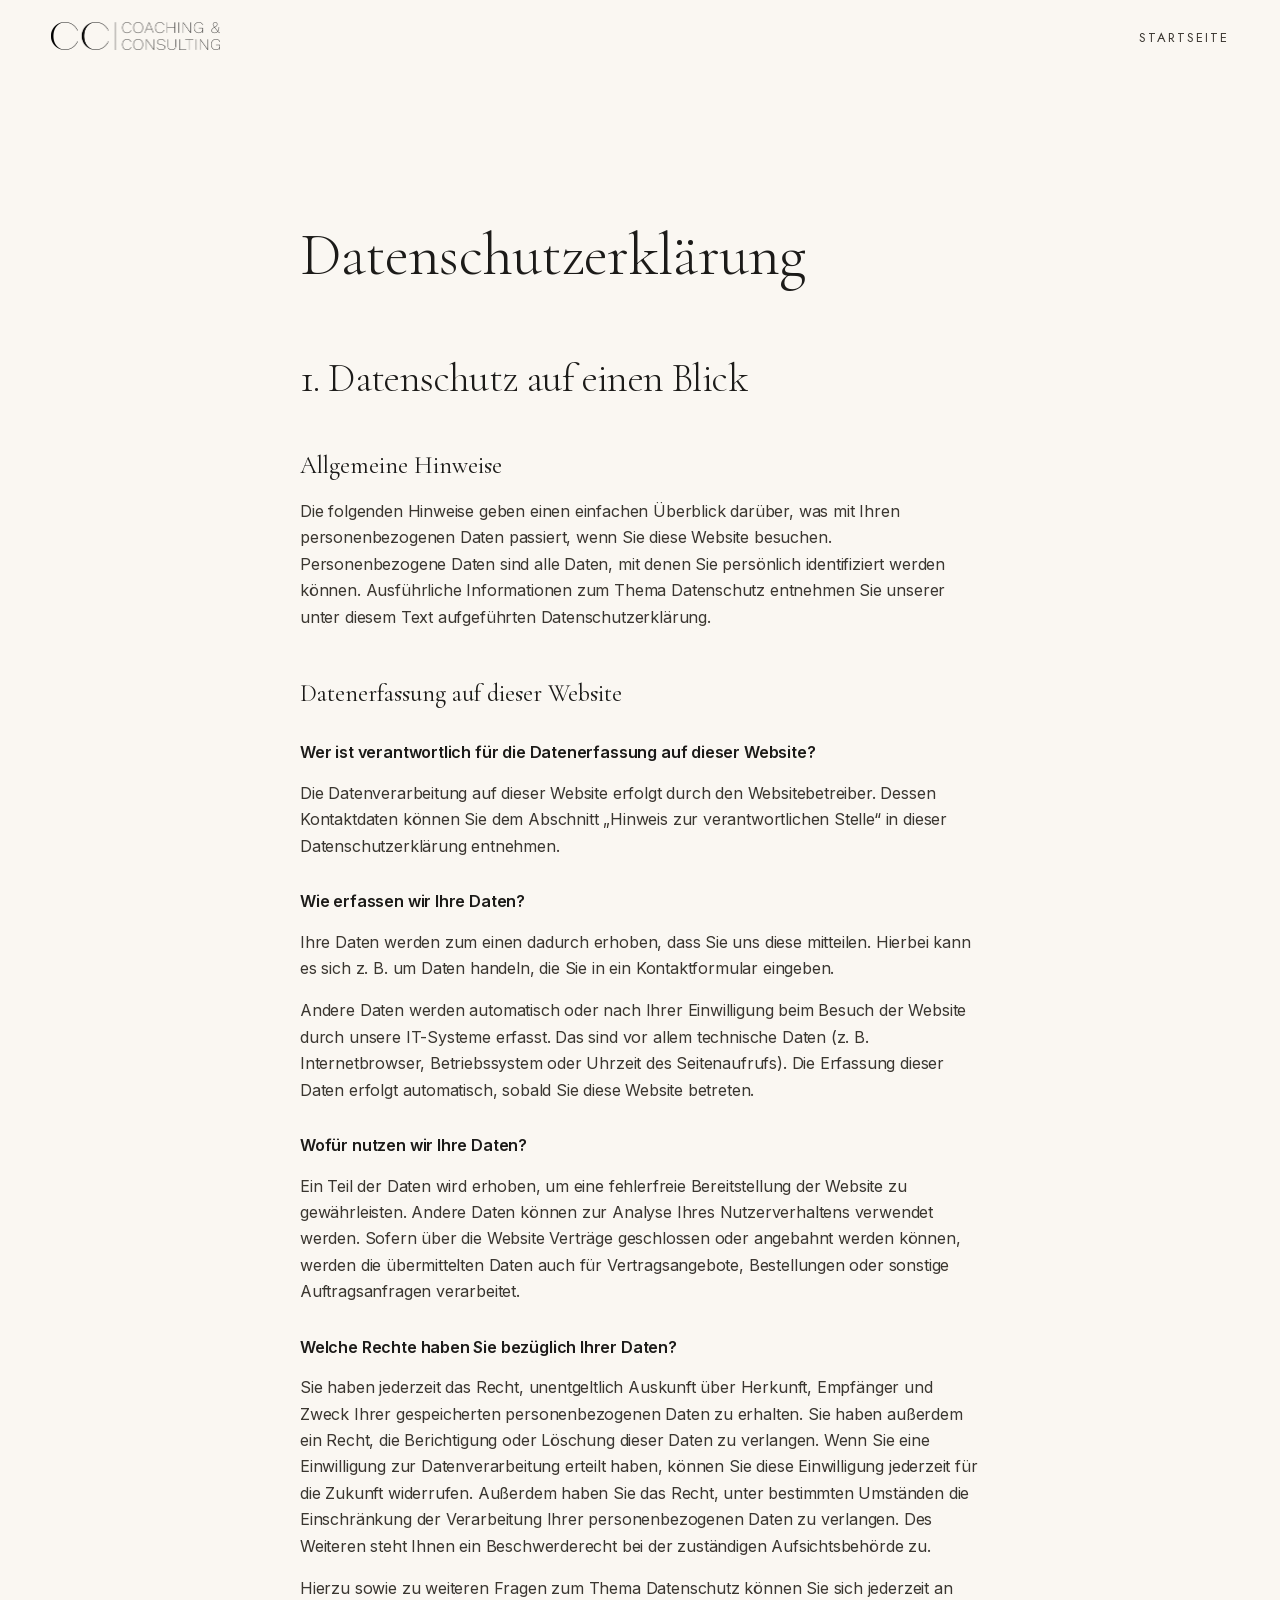
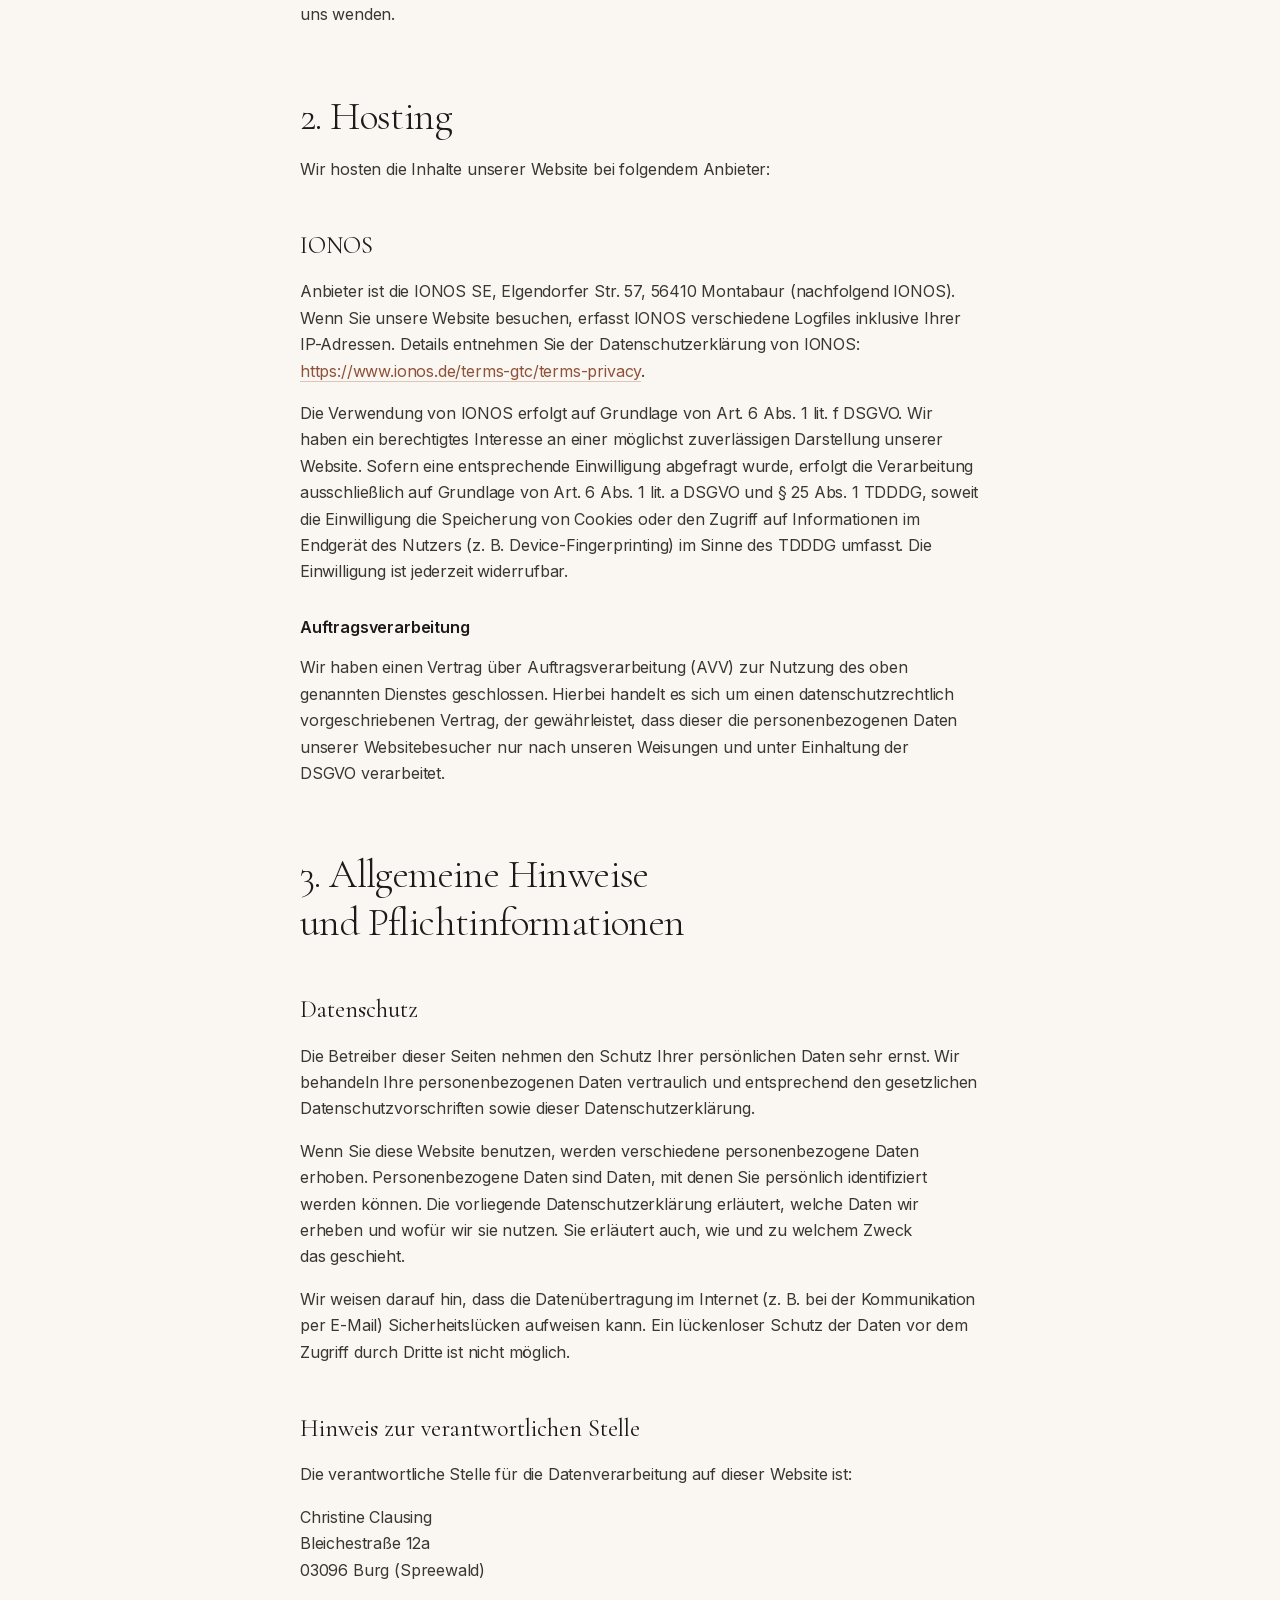
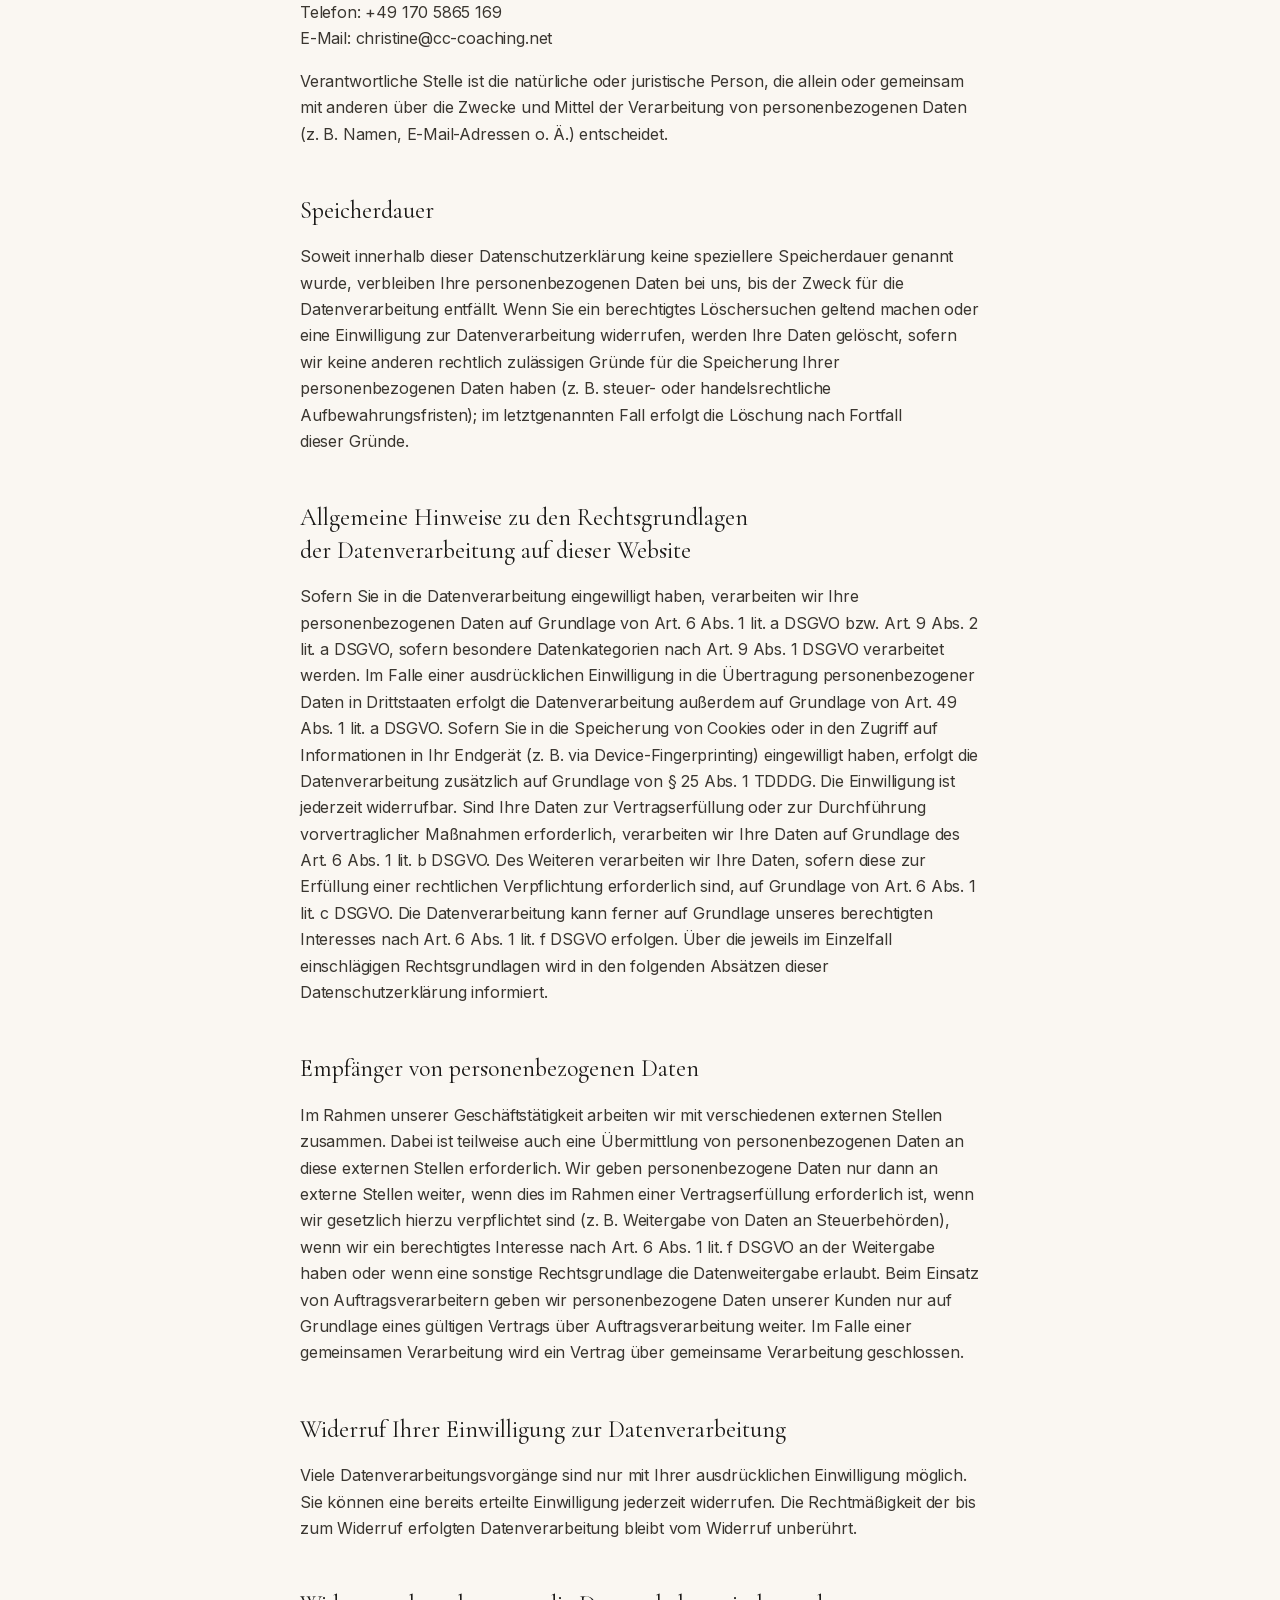
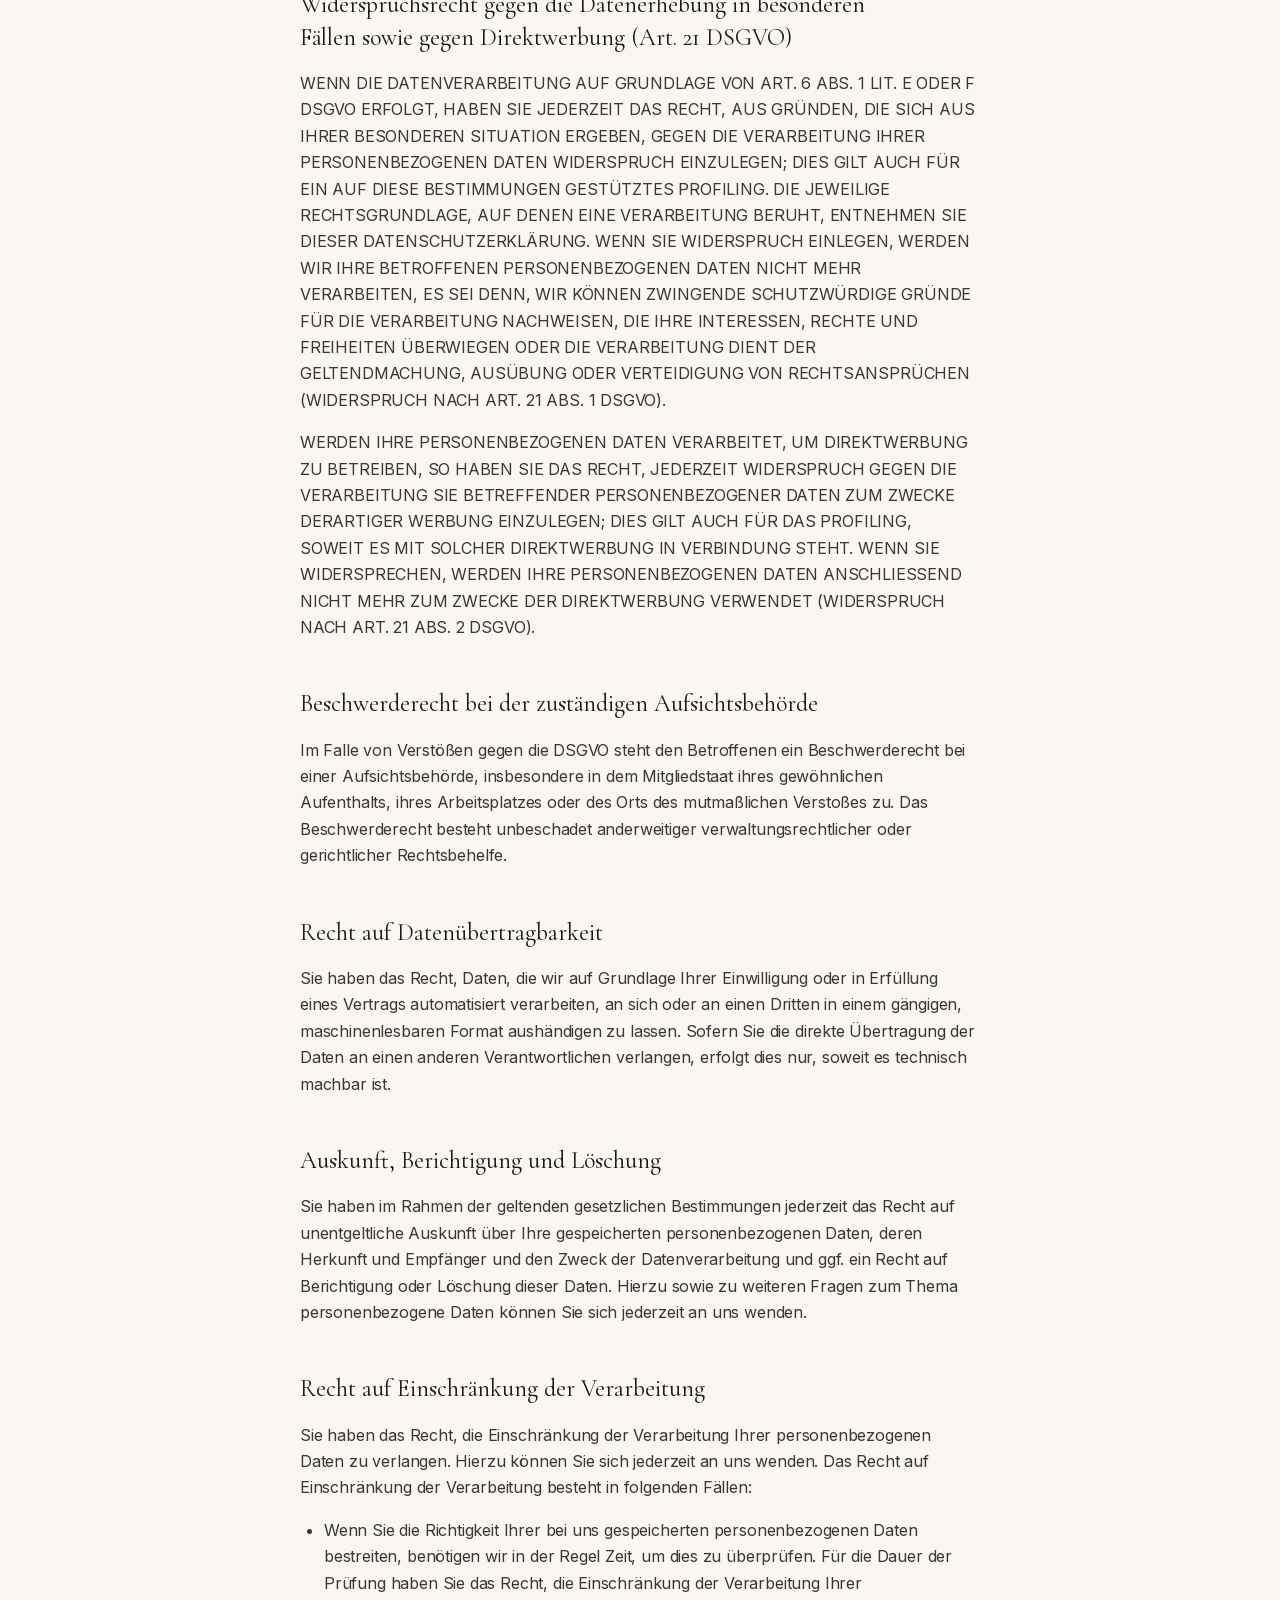
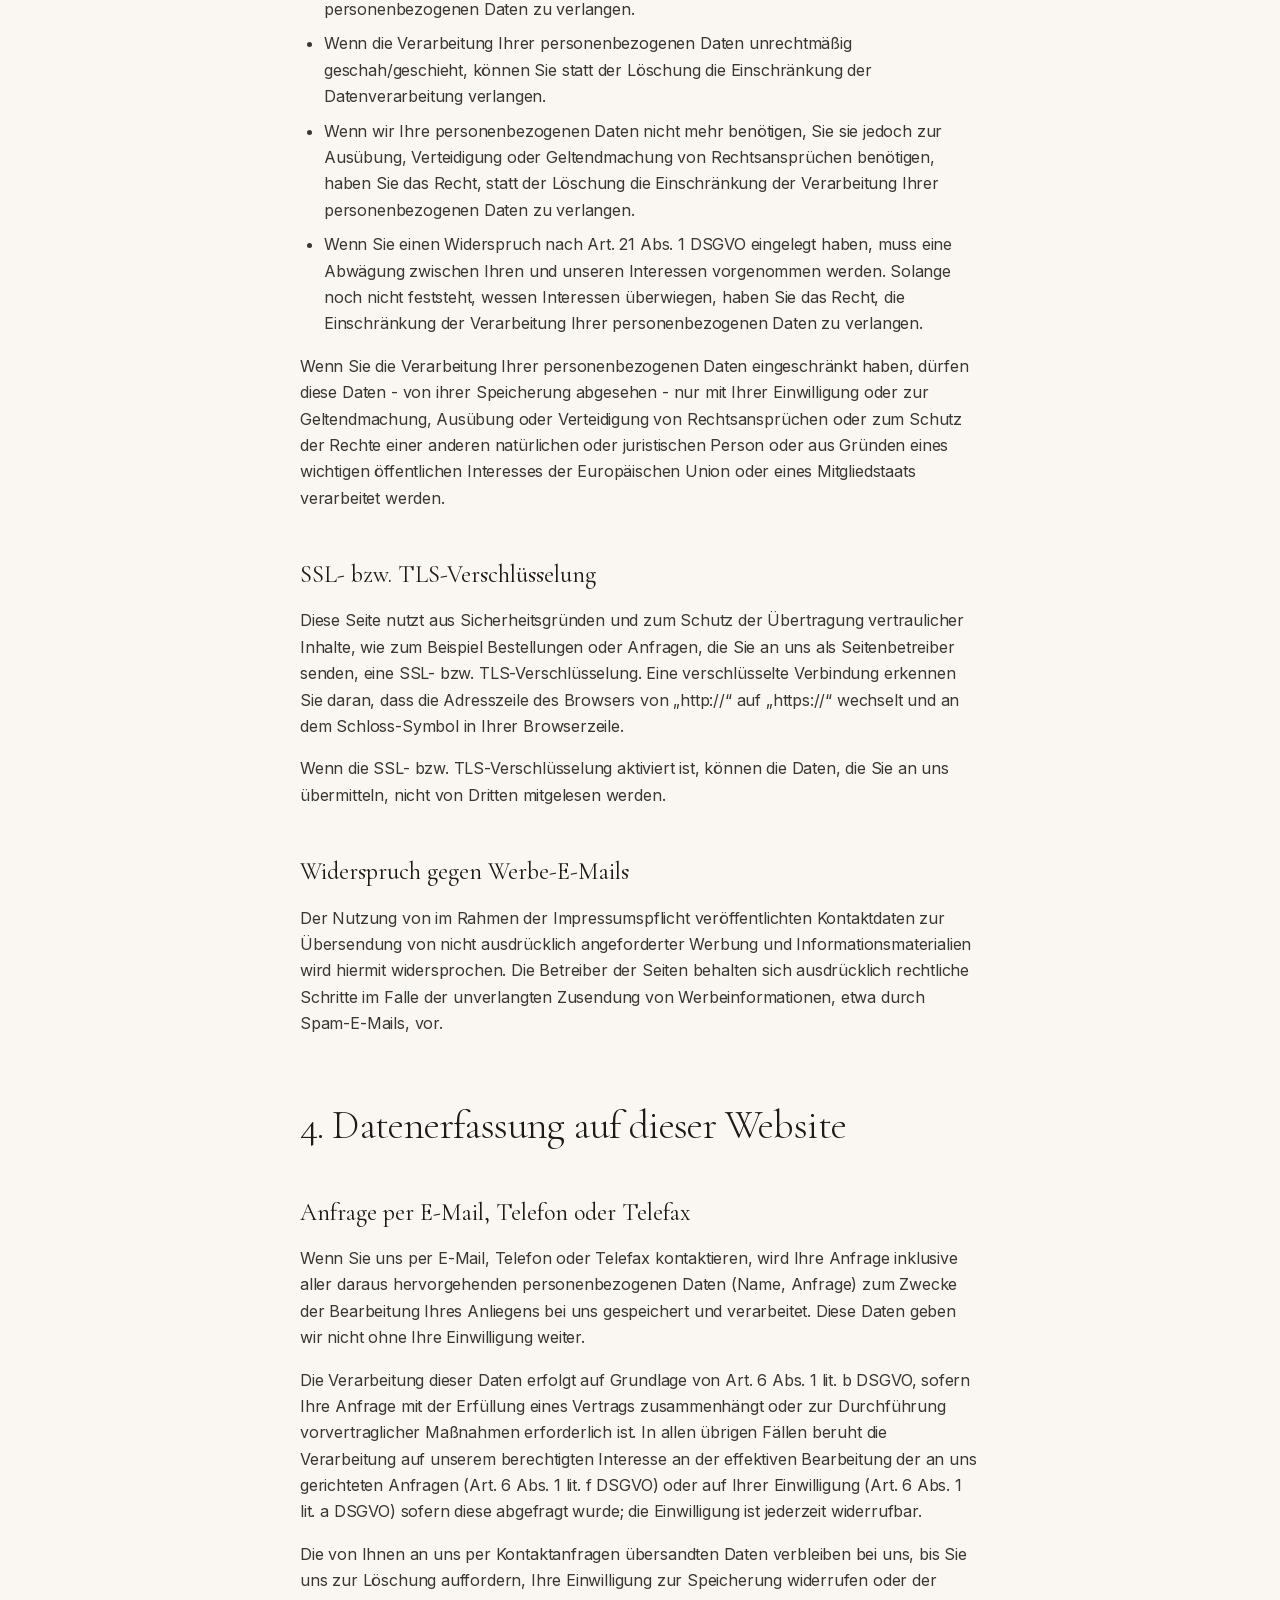
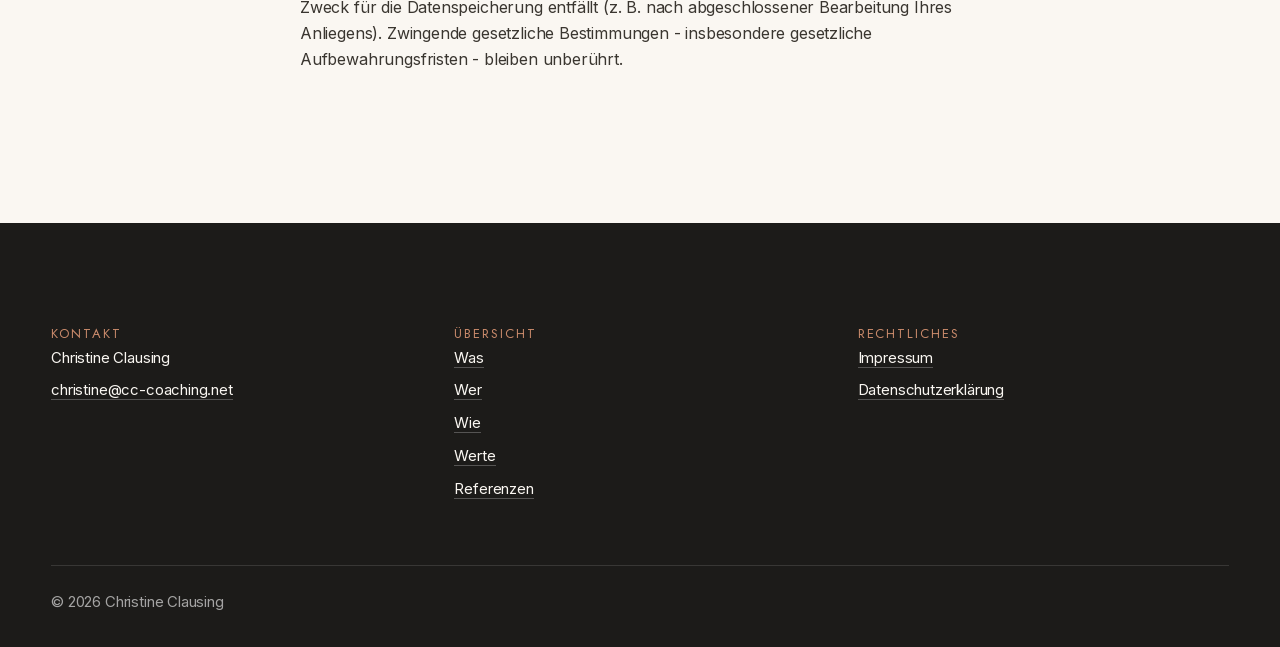
<file: datenschutz.html>
<!doctype html>
<html lang="de">
<head>
<meta charset="utf-8">
<meta name="viewport" content="width=device-width, initial-scale=1">
<title>Datenschutzerklärung - Christine Clausing</title>
<meta name="robots" content="noindex">
<script>document.documentElement.classList.add('js');</script>
<link rel="icon" href="assets/img/favicon-32.png" sizes="32x32" type="image/png">
<link rel="icon" href="assets/img/favicon-256.png" sizes="256x256" type="image/png">
<link rel="apple-touch-icon" href="assets/img/apple-touch-icon.png">
<link rel="preload" href="assets/fonts/cormorant-garamond-300-normal-latin.woff2" as="font" type="font/woff2" crossorigin>
<link rel="preload" href="assets/fonts/inter-400-normal-latin.woff2" as="font" type="font/woff2" crossorigin>
<link rel="stylesheet" href="styles/fonts.css">
<link rel="stylesheet" href="styles/tokens.css">
<link rel="stylesheet" href="styles/base.css">
<link rel="stylesheet" href="styles/layout.css">
<link rel="stylesheet" href="styles/components.css">
<link rel="stylesheet" href="styles/sections.css">
</head>
<body>

<a class="skip-link" href="#main">Zum Inhalt springen</a>

<header class="site-header" data-header>
  <div class="container container--wide site-header__inner">
    <a class="logo" href="index.html" aria-label="CC Coaching &amp; Consulting">
      <picture>
        <source srcset="assets/img/logo.webp" type="image/webp">
        <img src="assets/img/logo.png" alt="CC Coaching &amp; Consulting" width="677" height="112">
      </picture>
    </a>
    <nav class="nav" aria-label="Hauptnavigation">
      <ul class="nav__list">
        <li><a class="nav__link" href="index.html">Startseite</a></li>
      </ul>
    </nav>
  </div>
</header>

<main id="main">
  <section class="section">
    <div class="container container--prose">
      <div class="prose legal" lang="de">
<h1>Datenschutz&shy;erkl&auml;rung</h1>
<h2>1. Datenschutz auf einen Blick</h2>
<h3>Allgemeine Hinweise</h3> <p>Die folgenden Hinweise geben einen einfachen &Uuml;berblick dar&uuml;ber, was mit Ihren personenbezogenen Daten passiert, wenn Sie diese Website besuchen. Personenbezogene Daten sind alle Daten, mit denen Sie pers&ouml;nlich identifiziert werden k&ouml;nnen. Ausf&uuml;hrliche Informationen zum Thema Datenschutz entnehmen Sie unserer unter diesem Text aufgef&uuml;hrten Datenschutzerkl&auml;rung.</p>
<h3>Datenerfassung auf dieser Website</h3> <h4>Wer ist verantwortlich f&uuml;r die Datenerfassung auf dieser Website?</h4> <p>Die Datenverarbeitung auf dieser Website erfolgt durch den Websitebetreiber. Dessen Kontaktdaten k&ouml;nnen Sie dem Abschnitt &bdquo;Hinweis zur verantwortlichen Stelle&ldquo; in dieser Datenschutzerkl&auml;rung entnehmen.</p> <h4>Wie erfassen wir Ihre Daten?</h4> <p>Ihre Daten werden zum einen dadurch erhoben, dass Sie uns diese mitteilen. Hierbei kann es sich z.&nbsp;B. um Daten handeln, die Sie in ein Kontaktformular eingeben.</p> <p>Andere Daten werden automatisch oder nach Ihrer Einwilligung beim Besuch der Website durch unsere IT-Systeme erfasst. Das sind vor allem technische Daten (z.&nbsp;B. Internetbrowser, Betriebssystem oder Uhrzeit des Seitenaufrufs). Die Erfassung dieser Daten erfolgt automatisch, sobald Sie diese Website betreten.</p> <h4>Wof&uuml;r nutzen wir Ihre Daten?</h4> <p>Ein Teil der Daten wird erhoben, um eine fehlerfreie Bereitstellung der Website zu gew&auml;hrleisten. Andere Daten k&ouml;nnen zur Analyse Ihres Nutzerverhaltens verwendet werden. Sofern &uuml;ber die Website Vertr&auml;ge geschlossen oder angebahnt werden k&ouml;nnen, werden die &uuml;bermittelten Daten auch f&uuml;r Vertragsangebote, Bestellungen oder sonstige Auftragsanfragen verarbeitet.</p> <h4>Welche Rechte haben Sie bez&uuml;glich Ihrer Daten?</h4> <p>Sie haben jederzeit das Recht, unentgeltlich Auskunft &uuml;ber Herkunft, Empf&auml;nger und Zweck Ihrer gespeicherten personenbezogenen Daten zu erhalten. Sie haben au&szlig;erdem ein Recht, die Berichtigung oder L&ouml;schung dieser Daten zu verlangen. Wenn Sie eine Einwilligung zur Datenverarbeitung erteilt haben, k&ouml;nnen Sie diese Einwilligung jederzeit f&uuml;r die Zukunft widerrufen. Au&szlig;erdem haben Sie das Recht, unter bestimmten Umst&auml;nden die Einschr&auml;nkung der Verarbeitung Ihrer personenbezogenen Daten zu verlangen. Des Weiteren steht Ihnen ein Beschwerderecht bei der zust&auml;ndigen Aufsichtsbeh&ouml;rde zu.</p> <p>Hierzu sowie zu weiteren Fragen zum Thema Datenschutz k&ouml;nnen Sie sich jederzeit an uns wenden.</p>
<h2>2. Hosting</h2>
<p>Wir hosten die Inhalte unserer Website bei folgendem Anbieter:</p>
<h3>IONOS</h3> <p>Anbieter ist die IONOS SE, Elgendorfer Str. 57, 56410 Montabaur (nachfolgend IONOS). Wenn Sie unsere Website besuchen, erfasst IONOS verschiedene Logfiles inklusive Ihrer IP-Adressen. Details entnehmen Sie der Datenschutzerkl&auml;rung von IONOS: <a href="https://www.ionos.de/terms-gtc/terms-privacy" target="_blank" rel="noopener noreferrer">https://www.ionos.de/terms-gtc/terms-privacy</a>.</p> <p>Die Verwendung von IONOS erfolgt auf Grundlage von Art. 6 Abs. 1 lit. f DSGVO. Wir haben ein berechtigtes Interesse an einer m&ouml;glichst zuverl&auml;ssigen Darstellung unserer Website. Sofern eine entsprechende Einwilligung abgefragt wurde, erfolgt die Verarbeitung ausschlie&szlig;lich auf Grundlage von Art. 6 Abs. 1 lit. a DSGVO und &sect; 25 Abs. 1 TDDDG, soweit die Einwilligung die Speicherung von Cookies oder den Zugriff auf Informationen im Endger&auml;t des Nutzers (z.&nbsp;B. Device-Fingerprinting) im Sinne des TDDDG umfasst. Die Einwilligung ist jederzeit widerrufbar.</p>

<h4>Auftragsverarbeitung</h4> <p>Wir haben einen Vertrag &uuml;ber Auftragsverarbeitung (AVV) zur Nutzung des oben genannten Dienstes geschlossen. Hierbei handelt es sich um einen datenschutzrechtlich vorgeschriebenen Vertrag, der gew&auml;hrleistet, dass dieser die personenbezogenen Daten unserer Websitebesucher nur nach unseren Weisungen und unter Einhaltung der DSGVO verarbeitet.</p>
<h2>3. Allgemeine Hinweise und Pflicht&shy;informationen</h2>
<h3>Datenschutz</h3> <p>Die Betreiber dieser Seiten nehmen den Schutz Ihrer pers&ouml;nlichen Daten sehr ernst. Wir behandeln Ihre personenbezogenen Daten vertraulich und entsprechend den gesetzlichen Datenschutzvorschriften sowie dieser Datenschutzerkl&auml;rung.</p> <p>Wenn Sie diese Website benutzen, werden verschiedene personenbezogene Daten erhoben. Personenbezogene Daten sind Daten, mit denen Sie pers&ouml;nlich identifiziert werden k&ouml;nnen. Die vorliegende Datenschutzerkl&auml;rung erl&auml;utert, welche Daten wir erheben und wof&uuml;r wir sie nutzen. Sie erl&auml;utert auch, wie und zu welchem Zweck das geschieht.</p> <p>Wir weisen darauf hin, dass die Daten&uuml;bertragung im Internet (z.&nbsp;B. bei der Kommunikation per E-Mail) Sicherheitsl&uuml;cken aufweisen kann. Ein l&uuml;ckenloser Schutz der Daten vor dem Zugriff durch Dritte ist nicht m&ouml;glich.</p>
<h3>Hinweis zur verantwortlichen Stelle</h3> <p>Die verantwortliche Stelle f&uuml;r die Datenverarbeitung auf dieser Website ist:</p> <p>Christine Clausing <br />
Bleichestra&szlig;e 12a<br />
03096 Burg (Spreewald)</p>

<p>Telefon: +49 170 5865 169<br />
E-Mail: christine@cc-coaching.net</p>
 <p>Verantwortliche Stelle ist die nat&uuml;rliche oder juristische Person, die allein oder gemeinsam mit anderen &uuml;ber die Zwecke und Mittel der Verarbeitung von personenbezogenen Daten (z.&nbsp;B. Namen, E-Mail-Adressen o. &Auml;.) entscheidet.</p>

<h3>Speicherdauer</h3> <p>Soweit innerhalb dieser Datenschutzerkl&auml;rung keine speziellere Speicherdauer genannt wurde, verbleiben Ihre personenbezogenen Daten bei uns, bis der Zweck f&uuml;r die Datenverarbeitung entf&auml;llt. Wenn Sie ein berechtigtes L&ouml;schersuchen geltend machen oder eine Einwilligung zur Datenverarbeitung widerrufen, werden Ihre Daten gel&ouml;scht, sofern wir keine anderen rechtlich zul&auml;ssigen Gr&uuml;nde f&uuml;r die Speicherung Ihrer personenbezogenen Daten haben (z.&nbsp;B. steuer- oder handelsrechtliche Aufbewahrungsfristen); im letztgenannten Fall erfolgt die L&ouml;schung nach Fortfall dieser Gr&uuml;nde.</p>
<h3>Allgemeine Hinweise zu den Rechtsgrundlagen der Datenverarbeitung auf dieser Website</h3> <p>Sofern Sie in die Datenverarbeitung eingewilligt haben, verarbeiten wir Ihre personenbezogenen Daten auf Grundlage von Art. 6 Abs. 1 lit. a DSGVO bzw. Art. 9 Abs. 2 lit. a DSGVO, sofern besondere Datenkategorien nach Art. 9 Abs. 1 DSGVO verarbeitet werden. Im Falle einer ausdr&uuml;cklichen Einwilligung in die &Uuml;bertragung personenbezogener Daten in Drittstaaten erfolgt die Datenverarbeitung au&szlig;erdem auf Grundlage von Art. 49 Abs. 1 lit. a DSGVO. Sofern Sie in die Speicherung von Cookies oder in den Zugriff auf Informationen in Ihr Endger&auml;t (z.&nbsp;B. via Device-Fingerprinting) eingewilligt haben, erfolgt die Datenverarbeitung zus&auml;tzlich auf Grundlage von &sect; 25 Abs. 1 TDDDG. Die Einwilligung ist jederzeit widerrufbar. Sind Ihre Daten zur Vertragserf&uuml;llung oder zur Durchf&uuml;hrung vorvertraglicher Ma&szlig;nahmen erforderlich, verarbeiten wir Ihre Daten auf Grundlage des Art. 6 Abs. 1 lit. b DSGVO. Des Weiteren verarbeiten wir Ihre Daten, sofern diese zur Erf&uuml;llung einer rechtlichen Verpflichtung erforderlich sind, auf Grundlage von Art. 6 Abs. 1 lit. c DSGVO. Die Datenverarbeitung kann ferner auf Grundlage unseres berechtigten Interesses nach Art. 6 Abs. 1 lit. f DSGVO erfolgen. &Uuml;ber die jeweils im Einzelfall einschl&auml;gigen Rechtsgrundlagen wird in den folgenden Abs&auml;tzen dieser Datenschutzerkl&auml;rung informiert.</p>
<h3>Empf&auml;nger von personenbezogenen Daten</h3> <p>Im Rahmen unserer Gesch&auml;ftst&auml;tigkeit arbeiten wir mit verschiedenen externen Stellen zusammen. Dabei ist teilweise auch eine &Uuml;bermittlung von personenbezogenen Daten an diese externen Stellen erforderlich. Wir geben personenbezogene Daten nur dann an externe Stellen weiter, wenn dies im Rahmen einer Vertragserf&uuml;llung erforderlich ist, wenn wir gesetzlich hierzu verpflichtet sind (z.&nbsp;B. Weitergabe von Daten an Steuerbeh&ouml;rden), wenn wir ein berechtigtes Interesse nach Art. 6 Abs. 1 lit. f DSGVO an der Weitergabe haben oder wenn eine sonstige Rechtsgrundlage die Datenweitergabe erlaubt. Beim Einsatz von Auftragsverarbeitern geben wir personenbezogene Daten unserer Kunden nur auf Grundlage eines g&uuml;ltigen Vertrags &uuml;ber Auftragsverarbeitung weiter. Im Falle einer gemeinsamen Verarbeitung wird ein Vertrag &uuml;ber gemeinsame Verarbeitung geschlossen.</p>
<h3>Widerruf Ihrer Einwilligung zur Datenverarbeitung</h3> <p>Viele Datenverarbeitungsvorg&auml;nge sind nur mit Ihrer ausdr&uuml;cklichen Einwilligung m&ouml;glich. Sie k&ouml;nnen eine bereits erteilte Einwilligung jederzeit widerrufen. Die Rechtm&auml;&szlig;igkeit der bis zum Widerruf erfolgten Datenverarbeitung bleibt vom Widerruf unber&uuml;hrt.</p>
<h3>Widerspruchsrecht gegen die Datenerhebung in besonderen F&auml;llen sowie gegen Direktwerbung (Art. 21 DSGVO)</h3> <p>WENN DIE DATENVERARBEITUNG AUF GRUNDLAGE VON ART. 6 ABS. 1 LIT. E ODER F DSGVO ERFOLGT, HABEN SIE JEDERZEIT DAS RECHT, AUS GR&Uuml;NDEN, DIE SICH AUS IHRER BESONDEREN SITUATION ERGEBEN, GEGEN DIE VERARBEITUNG IHRER PERSONENBEZOGENEN DATEN WIDERSPRUCH EINZULEGEN; DIES GILT AUCH F&Uuml;R EIN AUF DIESE BESTIMMUNGEN GEST&Uuml;TZTES PROFILING. DIE JEWEILIGE RECHTSGRUNDLAGE, AUF DENEN EINE VERARBEITUNG BERUHT, ENTNEHMEN SIE DIESER DATENSCHUTZERKL&Auml;RUNG. WENN SIE WIDERSPRUCH EINLEGEN, WERDEN WIR IHRE BETROFFENEN PERSONENBEZOGENEN DATEN NICHT MEHR VERARBEITEN, ES SEI DENN, WIR K&Ouml;NNEN ZWINGENDE SCHUTZW&Uuml;RDIGE GR&Uuml;NDE F&Uuml;R DIE VERARBEITUNG NACHWEISEN, DIE IHRE INTERESSEN, RECHTE UND FREIHEITEN &Uuml;BERWIEGEN ODER DIE VERARBEITUNG DIENT DER GELTENDMACHUNG, AUS&Uuml;BUNG ODER VERTEIDIGUNG VON RECHTSANSPR&Uuml;CHEN (WIDERSPRUCH NACH ART. 21 ABS. 1 DSGVO).</p> <p>WERDEN IHRE PERSONENBEZOGENEN DATEN VERARBEITET, UM DIREKTWERBUNG ZU BETREIBEN, SO HABEN SIE DAS RECHT, JEDERZEIT WIDERSPRUCH GEGEN DIE VERARBEITUNG SIE BETREFFENDER PERSONENBEZOGENER DATEN ZUM ZWECKE DERARTIGER WERBUNG EINZULEGEN; DIES GILT AUCH F&Uuml;R DAS PROFILING, SOWEIT ES MIT SOLCHER DIREKTWERBUNG IN VERBINDUNG STEHT. WENN SIE WIDERSPRECHEN, WERDEN IHRE PERSONENBEZOGENEN DATEN ANSCHLIESSEND NICHT MEHR ZUM ZWECKE DER DIREKTWERBUNG VERWENDET (WIDERSPRUCH NACH ART. 21 ABS. 2 DSGVO).</p>
<h3>Beschwerde&shy;recht bei der zust&auml;ndigen Aufsichts&shy;beh&ouml;rde</h3> <p>Im Falle von Verst&ouml;&szlig;en gegen die DSGVO steht den Betroffenen ein Beschwerderecht bei einer Aufsichtsbeh&ouml;rde, insbesondere in dem Mitgliedstaat ihres gew&ouml;hnlichen Aufenthalts, ihres Arbeitsplatzes oder des Orts des mutma&szlig;lichen Versto&szlig;es zu. Das Beschwerderecht besteht unbeschadet anderweitiger verwaltungsrechtlicher oder gerichtlicher Rechtsbehelfe.</p>
<h3>Recht auf Daten&shy;&uuml;bertrag&shy;barkeit</h3> <p>Sie haben das Recht, Daten, die wir auf Grundlage Ihrer Einwilligung oder in Erf&uuml;llung eines Vertrags automatisiert verarbeiten, an sich oder an einen Dritten in einem g&auml;ngigen, maschinenlesbaren Format aush&auml;ndigen zu lassen. Sofern Sie die direkte &Uuml;bertragung der Daten an einen anderen Verantwortlichen verlangen, erfolgt dies nur, soweit es technisch machbar ist.</p>
<h3>Auskunft, Berichtigung und L&ouml;schung</h3> <p>Sie haben im Rahmen der geltenden gesetzlichen Bestimmungen jederzeit das Recht auf unentgeltliche Auskunft &uuml;ber Ihre gespeicherten personenbezogenen Daten, deren Herkunft und Empf&auml;nger und den Zweck der Datenverarbeitung und ggf. ein Recht auf Berichtigung oder L&ouml;schung dieser Daten. Hierzu sowie zu weiteren Fragen zum Thema personenbezogene Daten k&ouml;nnen Sie sich jederzeit an uns wenden.</p>
<h3>Recht auf Einschr&auml;nkung der Verarbeitung</h3> <p>Sie haben das Recht, die Einschr&auml;nkung der Verarbeitung Ihrer personenbezogenen Daten zu verlangen. Hierzu k&ouml;nnen Sie sich jederzeit an uns wenden. Das Recht auf Einschr&auml;nkung der Verarbeitung besteht in folgenden F&auml;llen:</p> <ul> <li>Wenn Sie die Richtigkeit Ihrer bei uns gespeicherten personenbezogenen Daten bestreiten, ben&ouml;tigen wir in der Regel Zeit, um dies zu &uuml;berpr&uuml;fen. F&uuml;r die Dauer der Pr&uuml;fung haben Sie das Recht, die Einschr&auml;nkung der Verarbeitung Ihrer personenbezogenen Daten zu verlangen.</li> <li>Wenn die Verarbeitung Ihrer personenbezogenen Daten unrechtm&auml;&szlig;ig geschah/geschieht, k&ouml;nnen Sie statt der L&ouml;schung die Einschr&auml;nkung der Datenverarbeitung verlangen.</li> <li>Wenn wir Ihre personenbezogenen Daten nicht mehr ben&ouml;tigen, Sie sie jedoch zur Aus&uuml;bung, Verteidigung oder Geltendmachung von Rechtsanspr&uuml;chen ben&ouml;tigen, haben Sie das Recht, statt der L&ouml;schung die Einschr&auml;nkung der Verarbeitung Ihrer personenbezogenen Daten zu verlangen.</li> <li>Wenn Sie einen Widerspruch nach Art. 21 Abs. 1 DSGVO eingelegt haben, muss eine Abw&auml;gung zwischen Ihren und unseren Interessen vorgenommen werden. Solange noch nicht feststeht, wessen Interessen &uuml;berwiegen, haben Sie das Recht, die Einschr&auml;nkung der Verarbeitung Ihrer personenbezogenen Daten zu verlangen.</li> </ul> <p>Wenn Sie die Verarbeitung Ihrer personenbezogenen Daten eingeschr&auml;nkt haben, d&uuml;rfen diese Daten - von ihrer Speicherung abgesehen - nur mit Ihrer Einwilligung oder zur Geltendmachung, Aus&uuml;bung oder Verteidigung von Rechtsanspr&uuml;chen oder zum Schutz der Rechte einer anderen nat&uuml;rlichen oder juristischen Person oder aus Gr&uuml;nden eines wichtigen &ouml;ffentlichen Interesses der Europ&auml;ischen Union oder eines Mitgliedstaats verarbeitet werden.</p>
<h3>SSL- bzw. TLS-Verschl&uuml;sselung</h3> <p>Diese Seite nutzt aus Sicherheitsgr&uuml;nden und zum Schutz der &Uuml;bertragung vertraulicher Inhalte, wie zum Beispiel Bestellungen oder Anfragen, die Sie an uns als Seitenbetreiber senden, eine SSL- bzw. TLS-Verschl&uuml;sselung. Eine verschl&uuml;sselte Verbindung erkennen Sie daran, dass die Adresszeile des Browsers von &bdquo;http://&ldquo; auf &bdquo;https://&ldquo; wechselt und an dem Schloss-Symbol in Ihrer Browserzeile.</p> <p>Wenn die SSL- bzw. TLS-Verschl&uuml;sselung aktiviert ist, k&ouml;nnen die Daten, die Sie an uns &uuml;bermitteln, nicht von Dritten mitgelesen werden.</p>
<h3>Widerspruch gegen Werbe-E-Mails</h3> <p>Der Nutzung von im Rahmen der Impressumspflicht ver&ouml;ffentlichten Kontaktdaten zur &Uuml;bersendung von nicht ausdr&uuml;cklich angeforderter Werbung und Informationsmaterialien wird hiermit widersprochen. Die Betreiber der Seiten behalten sich ausdr&uuml;cklich rechtliche Schritte im Falle der unverlangten Zusendung von Werbeinformationen, etwa durch Spam-E-Mails, vor.</p>
<h2>4. Datenerfassung auf dieser Website</h2>
<h3>Anfrage per E-Mail, Telefon oder Telefax</h3> <p>Wenn Sie uns per E-Mail, Telefon oder Telefax kontaktieren, wird Ihre Anfrage inklusive aller daraus hervorgehenden personenbezogenen Daten (Name, Anfrage) zum Zwecke der Bearbeitung Ihres Anliegens bei uns gespeichert und verarbeitet. Diese Daten geben wir nicht ohne Ihre Einwilligung weiter.</p> <p>Die Verarbeitung dieser Daten erfolgt auf Grundlage von Art. 6 Abs. 1 lit. b DSGVO, sofern Ihre Anfrage mit der Erf&uuml;llung eines Vertrags zusammenh&auml;ngt oder zur Durchf&uuml;hrung vorvertraglicher Ma&szlig;nahmen erforderlich ist. In allen &uuml;brigen F&auml;llen beruht die Verarbeitung auf unserem berechtigten Interesse an der effektiven Bearbeitung der an uns gerichteten Anfragen (Art. 6 Abs. 1 lit. f DSGVO) oder auf Ihrer Einwilligung (Art. 6 Abs. 1 lit. a DSGVO) sofern diese abgefragt wurde; die Einwilligung ist jederzeit widerrufbar.</p> <p>Die von Ihnen an uns per Kontaktanfragen &uuml;bersandten Daten verbleiben bei uns, bis Sie uns zur L&ouml;schung auffordern, Ihre Einwilligung zur Speicherung widerrufen oder der Zweck f&uuml;r die Datenspeicherung entf&auml;llt (z.&nbsp;B. nach abgeschlossener Bearbeitung Ihres Anliegens). Zwingende gesetzliche Bestimmungen - insbesondere gesetzliche Aufbewahrungsfristen - bleiben unber&uuml;hrt.</p>
      </div>
    </div>
  </section>
</main>

<footer class="site-footer">
  <div class="container container--wide">
    <div class="grid grid--3">
      <div>
        <span class="site-footer__title">Kontakt</span>
        <ul class="site-footer__list stack stack--sm">
          <li>Christine Clausing</li>
          <li><a href="mailto:christine@cc-coaching.net">christine@cc-coaching.net</a></li>
        </ul>
      </div>
      <div>
        <span class="site-footer__title">&Uuml;bersicht</span>
        <ul class="site-footer__list stack stack--sm">
          <li><a href="index.html#was">Was</a></li>
          <li><a href="index.html#wer">Wer</a></li>
          <li><a href="index.html#wie">Wie</a></li>
          <li><a href="index.html#werte">Werte</a></li>
          <li><a href="index.html#referenzen">Referenzen</a></li>
        </ul>
      </div>
      <div>
        <span class="site-footer__title">Rechtliches</span>
        <ul class="site-footer__list stack stack--sm">
          <li><a href="impressum.html">Impressum</a></li>
          <li><a href="datenschutz.html">Datenschutzerkl&auml;rung</a></li>
        </ul>
      </div>
    </div>
    <div class="site-footer__bottom">
      <span>&copy; 2026 Christine Clausing</span>
    </div>
  </div>
</footer>

<script src="scripts/main.js" defer></script>
</body>
</html>
</file>
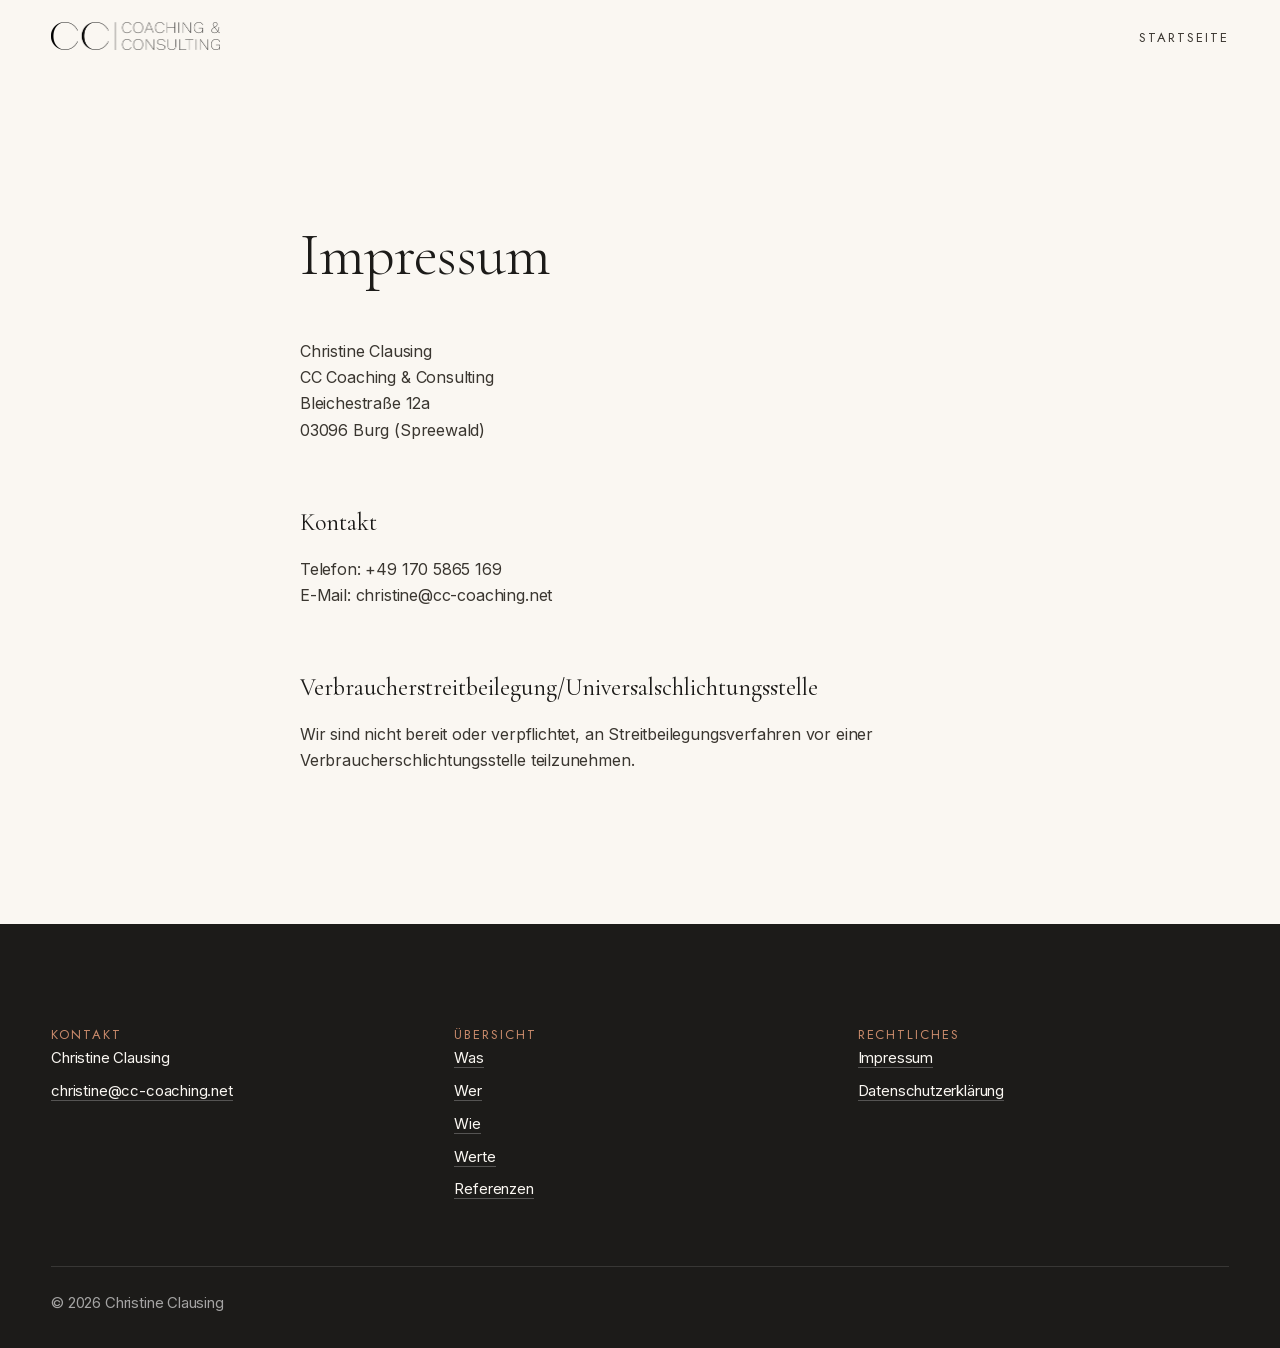
<file: impressum.html>
<!doctype html>
<html lang="de">
<head>
<meta charset="utf-8">
<meta name="viewport" content="width=device-width, initial-scale=1">
<title>Impressum - Christine Clausing</title>
<meta name="robots" content="noindex">
<script>document.documentElement.classList.add('js');</script>
<link rel="icon" href="assets/img/favicon-32.png" sizes="32x32" type="image/png">
<link rel="icon" href="assets/img/favicon-256.png" sizes="256x256" type="image/png">
<link rel="apple-touch-icon" href="assets/img/apple-touch-icon.png">
<link rel="preload" href="assets/fonts/cormorant-garamond-300-normal-latin.woff2" as="font" type="font/woff2" crossorigin>
<link rel="preload" href="assets/fonts/inter-400-normal-latin.woff2" as="font" type="font/woff2" crossorigin>
<link rel="stylesheet" href="styles/fonts.css">
<link rel="stylesheet" href="styles/tokens.css">
<link rel="stylesheet" href="styles/base.css">
<link rel="stylesheet" href="styles/layout.css">
<link rel="stylesheet" href="styles/components.css">
<link rel="stylesheet" href="styles/sections.css">
</head>
<body>

<a class="skip-link" href="#main">Zum Inhalt springen</a>

<header class="site-header" data-header>
  <div class="container container--wide site-header__inner">
    <a class="logo" href="index.html" aria-label="CC Coaching &amp; Consulting">
      <picture>
        <source srcset="assets/img/logo.webp" type="image/webp">
        <img src="assets/img/logo.png" alt="CC Coaching &amp; Consulting" width="677" height="112">
      </picture>
    </a>
    <nav class="nav" aria-label="Hauptnavigation">
      <ul class="nav__list">
        <li><a class="nav__link" href="index.html">Startseite</a></li>
      </ul>
    </nav>
  </div>
</header>

<main id="main">
  <section class="section">
    <div class="container container--prose">
      <div class="prose legal legal--flat" lang="de">
<h1>Impressum</h1>

<p>Christine Clausing<br />
CC Coaching &amp; Consulting<br />
Bleichestra&szlig;e 12a<br />
03096 Burg (Spreewald)</p>

<h2>Kontakt</h2>
<p>Telefon: +49 170 5865 169<br />
E-Mail: christine@cc-coaching.net</p>

<h2>Verbraucher&shy;streit&shy;beilegung/Universal&shy;schlichtungs&shy;stelle</h2>
<p>Wir sind nicht bereit oder verpflichtet, an Streitbeilegungsverfahren vor einer Verbraucherschlichtungsstelle teilzunehmen.</p>
      </div>
    </div>
  </section>
</main>

<footer class="site-footer">
  <div class="container container--wide">
    <div class="grid grid--3">
      <div>
        <span class="site-footer__title">Kontakt</span>
        <ul class="site-footer__list stack stack--sm">
          <li>Christine Clausing</li>
          <li><a href="mailto:christine@cc-coaching.net">christine@cc-coaching.net</a></li>
        </ul>
      </div>
      <div>
        <span class="site-footer__title">&Uuml;bersicht</span>
        <ul class="site-footer__list stack stack--sm">
          <li><a href="index.html#was">Was</a></li>
          <li><a href="index.html#wer">Wer</a></li>
          <li><a href="index.html#wie">Wie</a></li>
          <li><a href="index.html#werte">Werte</a></li>
          <li><a href="index.html#referenzen">Referenzen</a></li>
        </ul>
      </div>
      <div>
        <span class="site-footer__title">Rechtliches</span>
        <ul class="site-footer__list stack stack--sm">
          <li><a href="impressum.html">Impressum</a></li>
          <li><a href="datenschutz.html">Datenschutzerkl&auml;rung</a></li>
        </ul>
      </div>
    </div>
    <div class="site-footer__bottom">
      <span>&copy; 2026 Christine Clausing</span>
    </div>
  </div>
</footer>

<script src="scripts/main.js" defer></script>
</body>
</html>
</file>
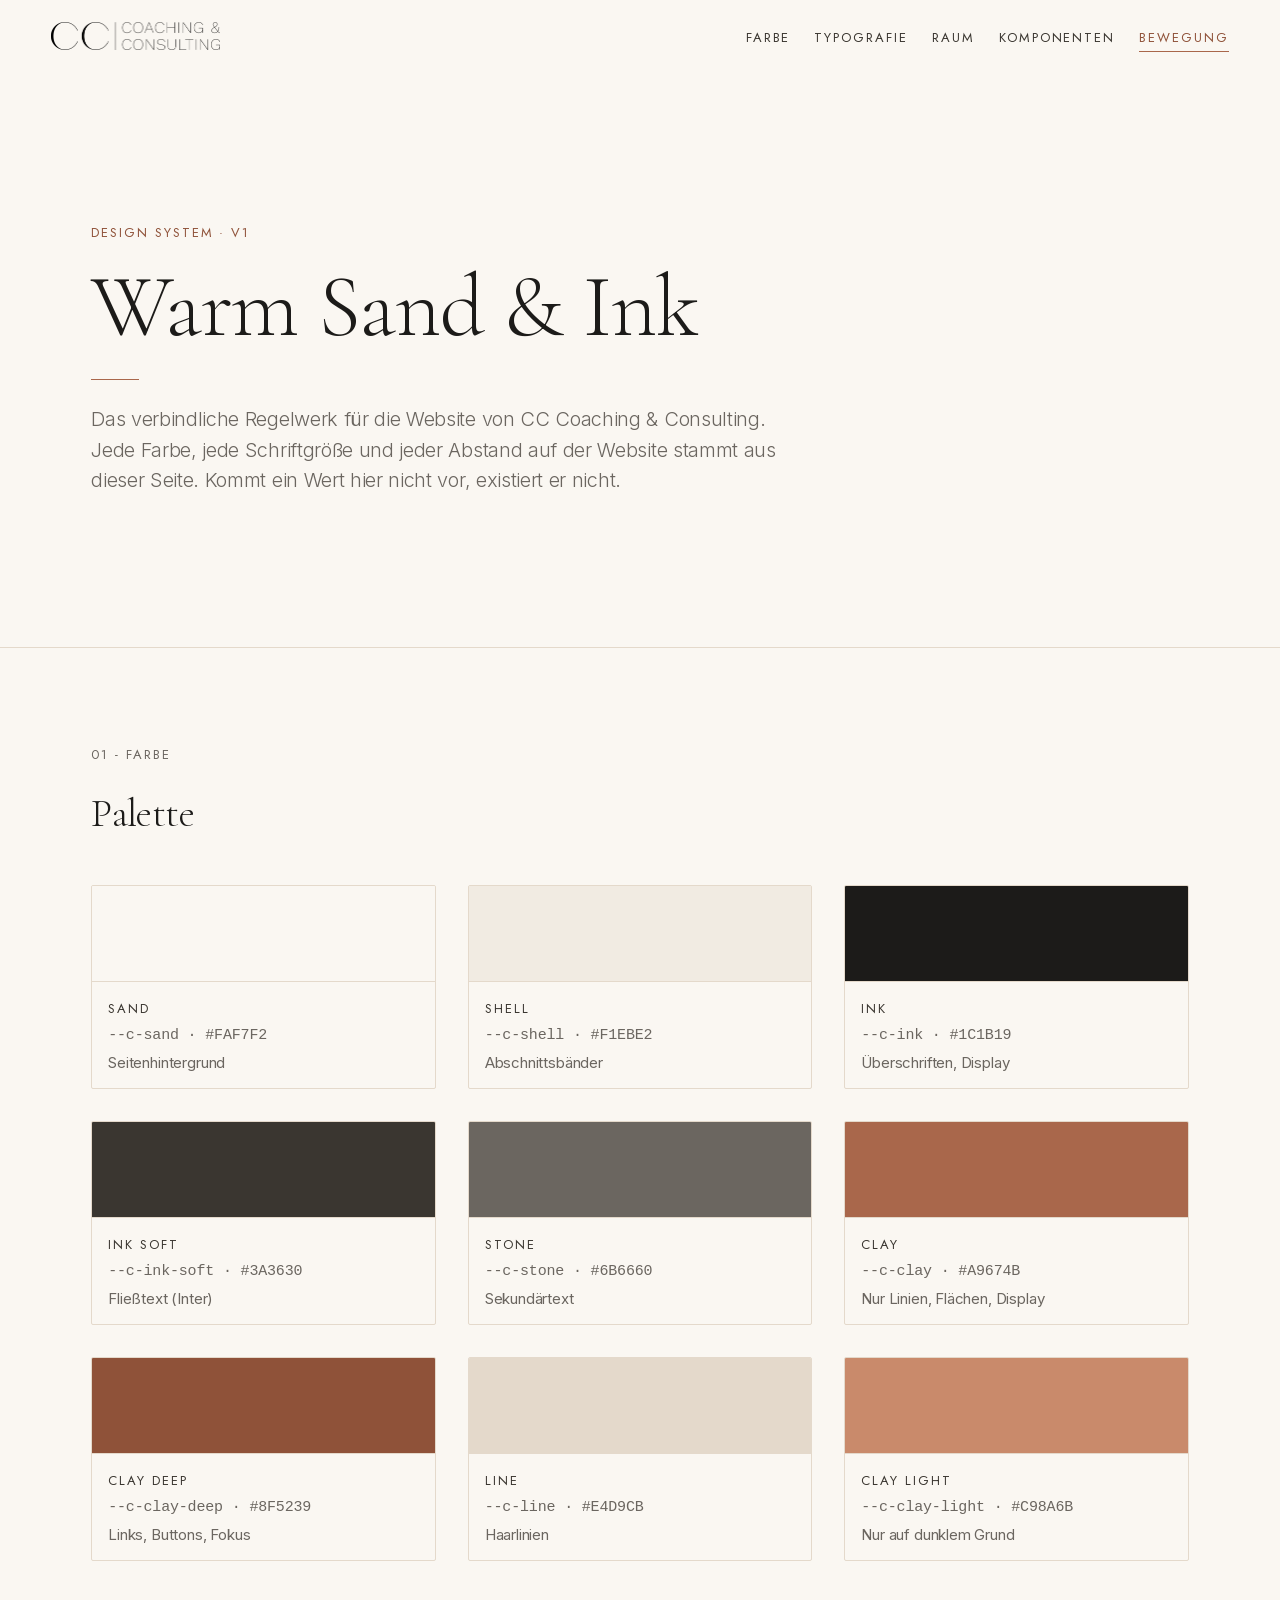
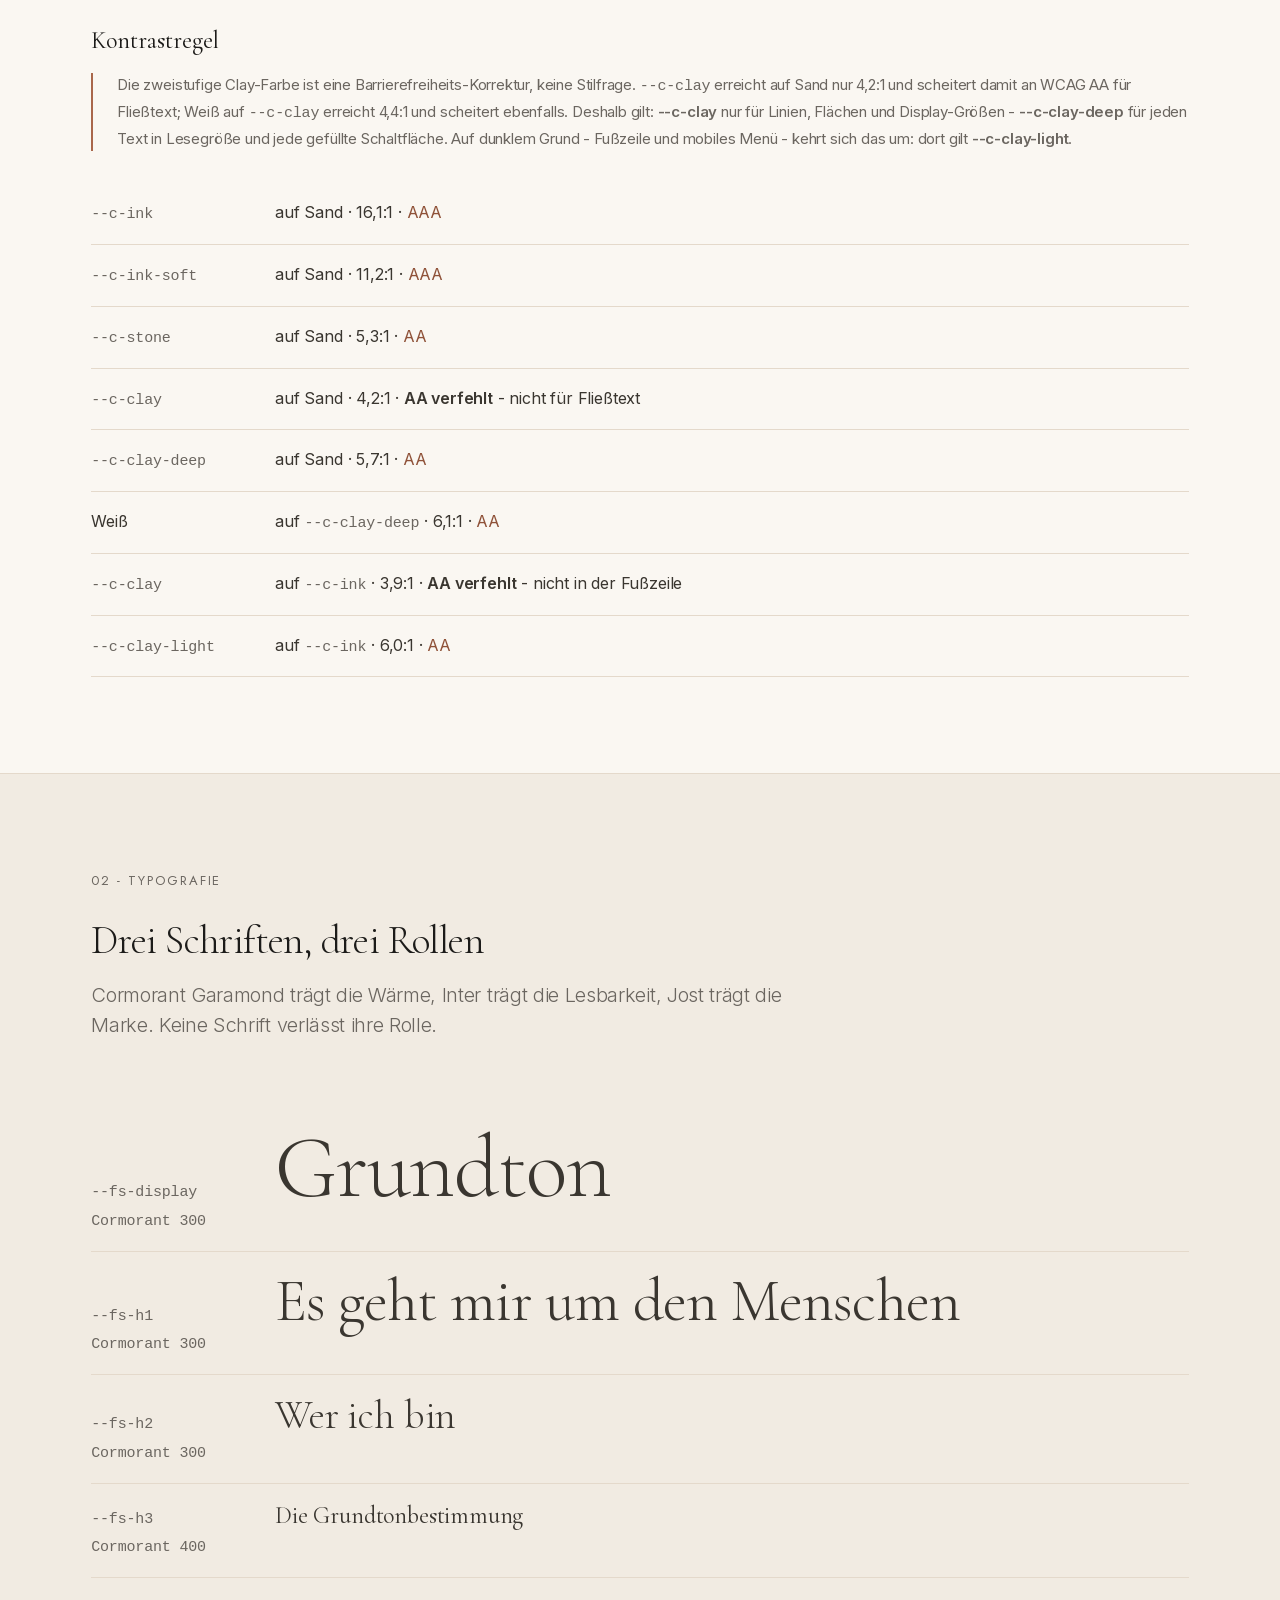
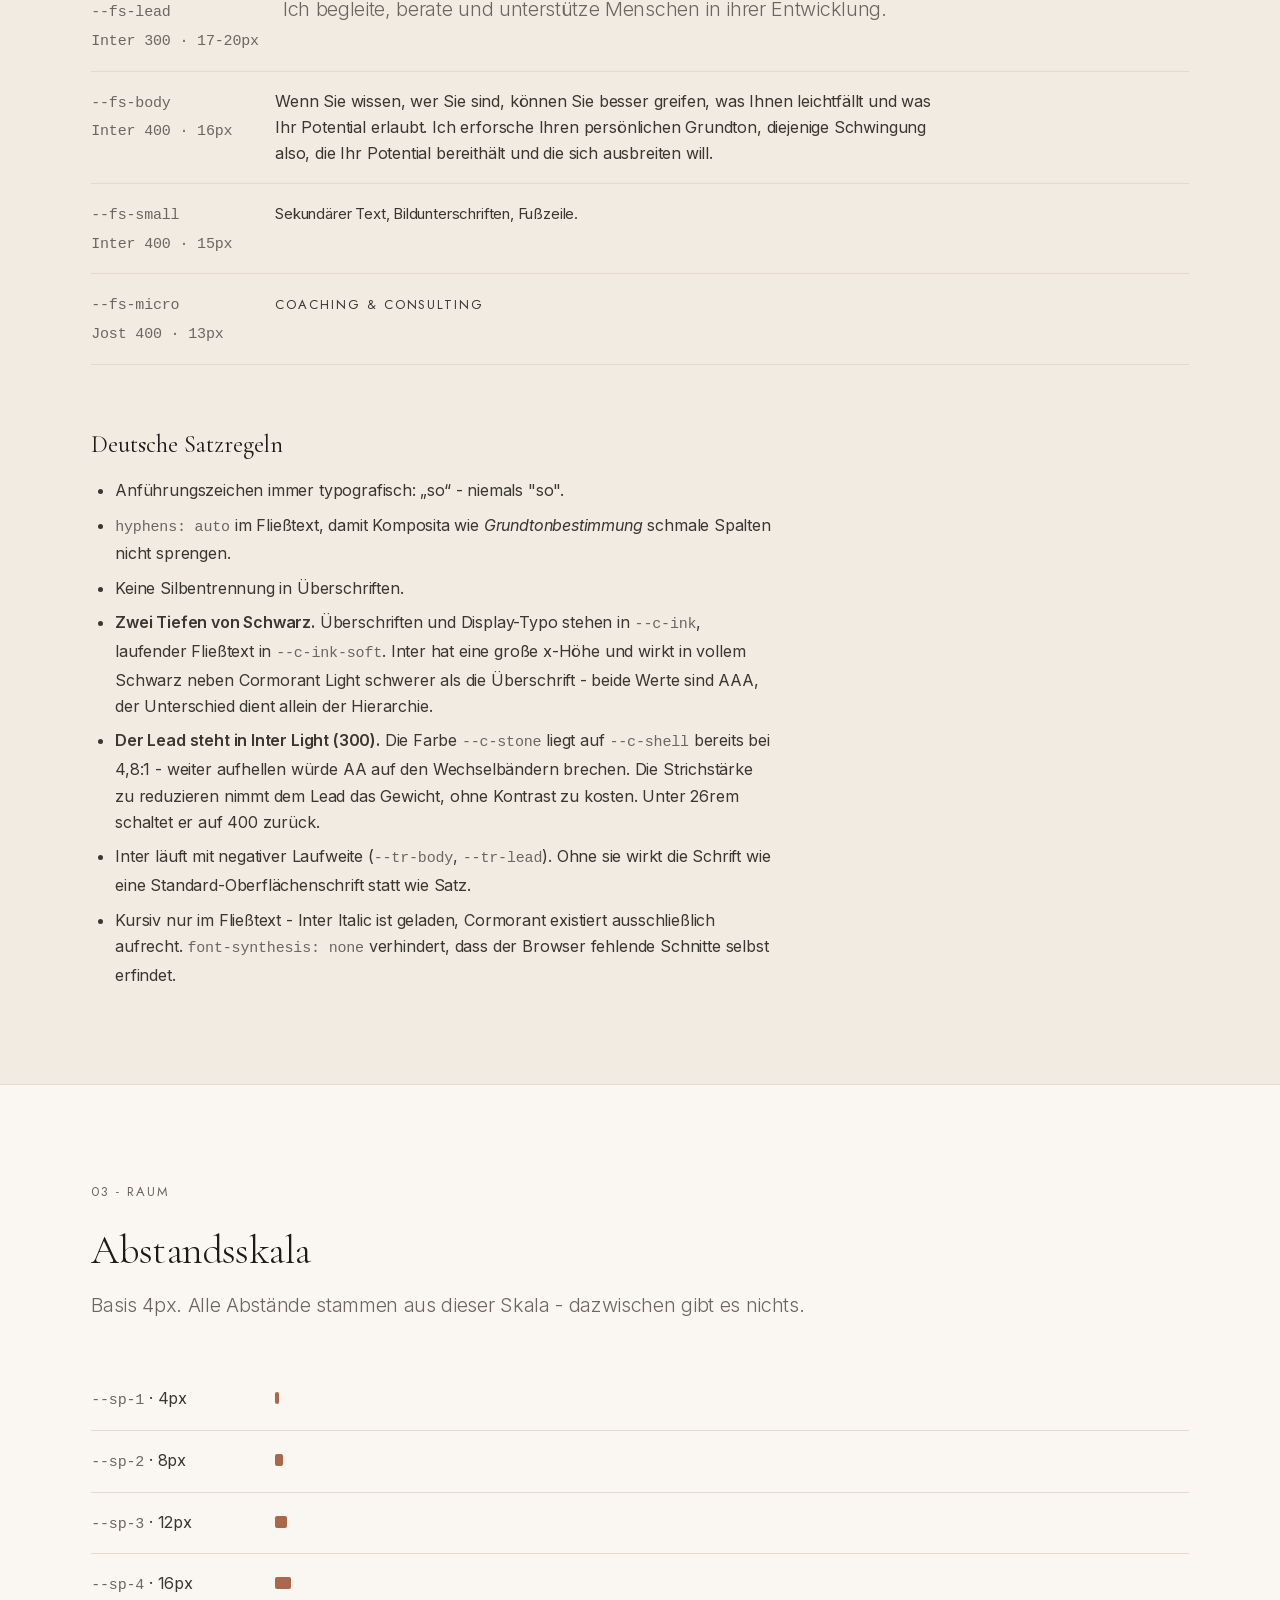
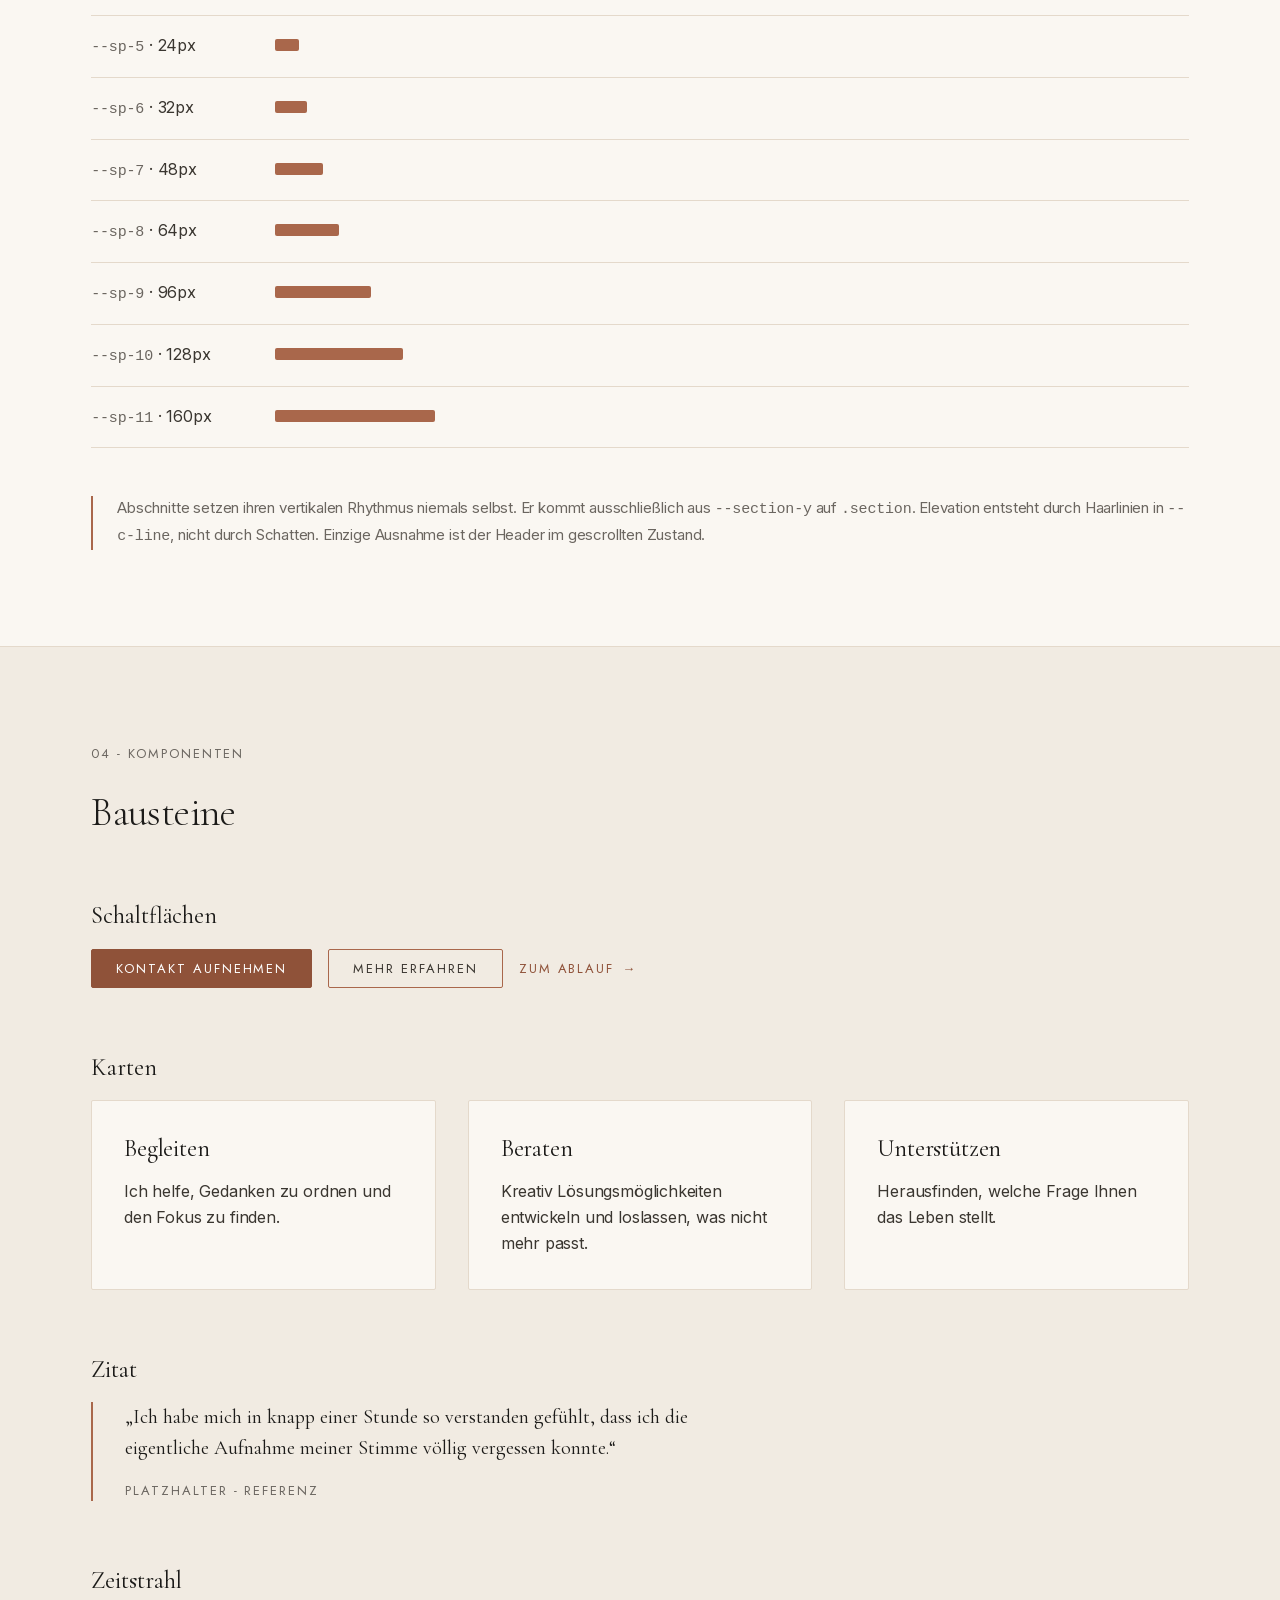
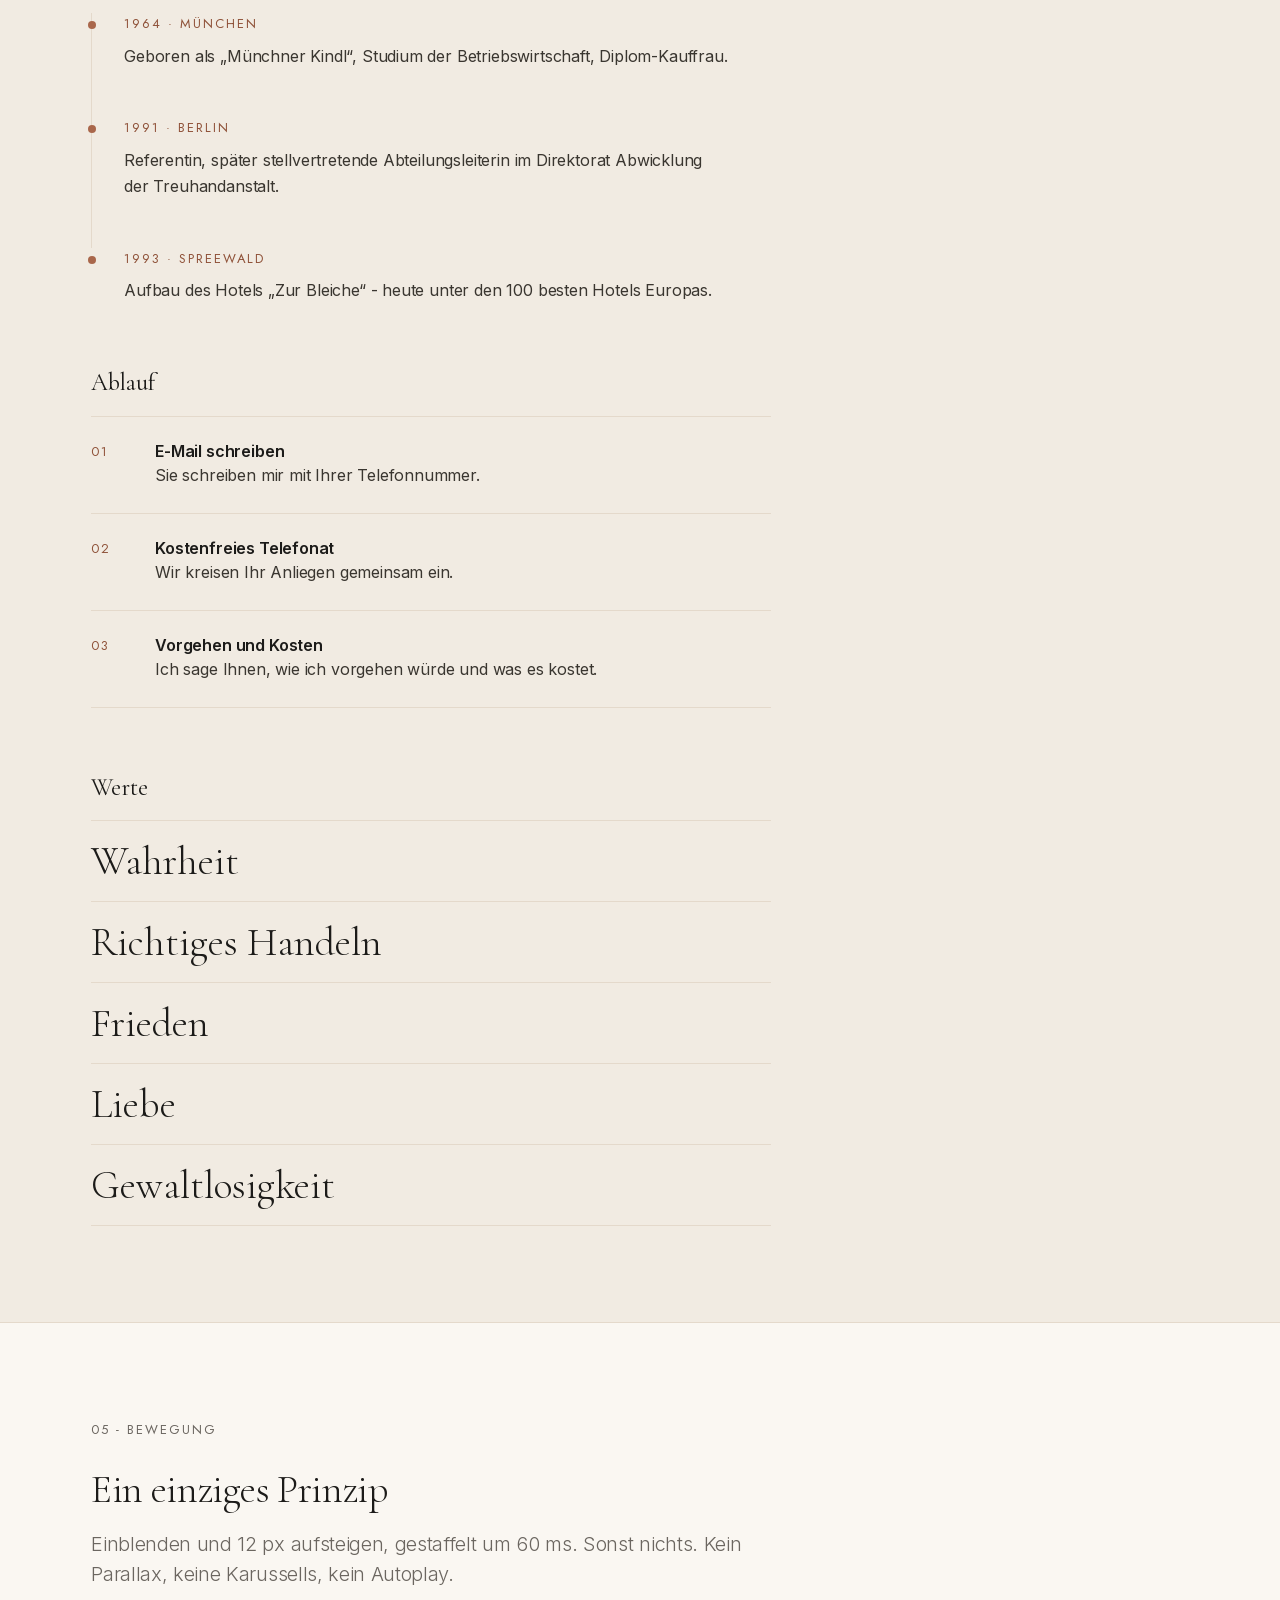
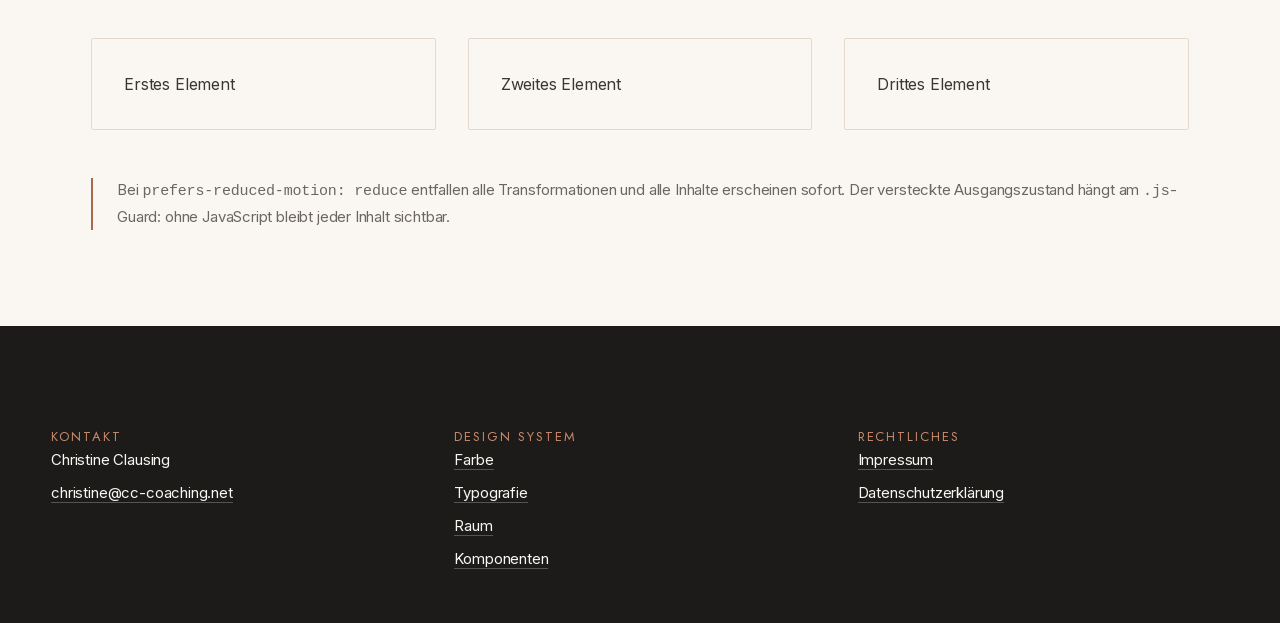
<file: styleguide.html>
<!doctype html>
<html lang="de">
<head>
<meta charset="utf-8">
<meta name="viewport" content="width=device-width, initial-scale=1">
<meta name="robots" content="noindex, nofollow">
<title>Design System - CC Coaching &amp; Consulting</title>
<script>document.documentElement.classList.add('js');</script>

<link rel="icon" href="assets/img/favicon-32.png" sizes="32x32" type="image/png">
<link rel="icon" href="assets/img/favicon-256.png" sizes="256x256" type="image/png">
<link rel="apple-touch-icon" href="assets/img/apple-touch-icon.png">
<link rel="preload" href="assets/fonts/cormorant-garamond-300-normal-latin.woff2" as="font" type="font/woff2" crossorigin>
<link rel="preload" href="assets/fonts/inter-400-normal-latin.woff2" as="font" type="font/woff2" crossorigin>

<link rel="stylesheet" href="styles/fonts.css">
<link rel="stylesheet" href="styles/tokens.css">
<link rel="stylesheet" href="styles/base.css">
<link rel="stylesheet" href="styles/layout.css">
<link rel="stylesheet" href="styles/components.css">

<style>
  /* Styleguide chrome only. Not shipped with the site.
     Still consumes tokens - no literal values. */
  .sg-section { padding-block: var(--sp-9); border-top: var(--border-hair); }
  .sg-label {
    font-family: var(--ff-micro); font-size: var(--fs-micro);
    text-transform: uppercase; letter-spacing: var(--tr-micro);
    color: var(--text-muted); margin-bottom: var(--sp-5); display: block;
  }
  .sg-swatch { border: var(--border-hair); border-radius: var(--radius); overflow: hidden; }
  .sg-chip { height: var(--sp-9); border-bottom: var(--border-hair); }
  .sg-meta { padding: var(--sp-3) var(--sp-4); }
  .sg-name {
    font-family: var(--ff-micro); font-size: var(--fs-micro);
    text-transform: uppercase; letter-spacing: var(--tr-micro);
  }
  code, .sg-code {
    font-family: var(--ff-mono); font-size: var(--fs-small);
    color: var(--text-muted);
  }
  .sg-row {
    display: flex; align-items: baseline; gap: var(--sp-5);
    padding-block: var(--sp-4); border-bottom: var(--border-hair);
    flex-wrap: wrap;
  }
  .sg-row__meta { flex: 0 0 auto; min-width: var(--sp-11); }
  .sg-bar { background: var(--accent-soft); height: var(--sp-3); border-radius: var(--radius); }
  .sg-note {
    border-left: 2px solid var(--accent-soft); padding-left: var(--sp-5);
    color: var(--text-muted); font-size: var(--fs-small);
  }
  .sg-pass { color: var(--accent); }
</style>
</head>
<body>

<a class="skip-link" href="#main">Zum Inhalt springen</a>

<header class="site-header" data-header>
  <div class="container container--wide site-header__inner">
    <a class="logo" href="#top" aria-label="CC Coaching &amp; Consulting - Startseite">
      <picture>
        <source srcset="assets/img/logo.webp" type="image/webp">
        <img src="assets/img/logo.png" alt="CC Coaching &amp; Consulting" width="677" height="112">
      </picture>
    </a>

    <button class="nav__toggle" type="button" data-nav-open aria-expanded="false" aria-controls="sg-nav" aria-label="Menü öffnen">
      <svg width="24" height="24" viewBox="0 0 24 24" fill="none" stroke="currentColor" stroke-width="1.25" aria-hidden="true">
        <path d="M3 6h18M3 12h18M3 18h18"/>
      </svg>
    </button>

    <nav class="nav nav--overlay" id="sg-nav" data-nav aria-label="Hauptnavigation">
      <button class="nav__close" type="button" data-nav-close aria-label="Menü schließen">
        <svg width="24" height="24" viewBox="0 0 24 24" fill="none" stroke="currentColor" stroke-width="1.25" aria-hidden="true">
          <path d="M6 6l12 12M18 6L6 18"/>
        </svg>
      </button>
      <ul class="nav__list">
        <li><a class="nav__link" data-nav-link href="#farbe">Farbe</a></li>
        <li><a class="nav__link" data-nav-link href="#typografie">Typografie</a></li>
        <li><a class="nav__link" data-nav-link href="#raum">Raum</a></li>
        <li><a class="nav__link" data-nav-link href="#komponenten">Komponenten</a></li>
        <li><a class="nav__link" data-nav-link href="#bewegung">Bewegung</a></li>
      </ul>
    </nav>
  </div>
</header>

<main id="main">

  <!-- ============ TITLE ============ -->
  <section class="section" id="top">
    <div class="container">
      <span class="eyebrow">Design System · v1</span>
      <h1 style="font-size: var(--fs-display); line-height: var(--lh-display);">
        Warm Sand &amp; Ink
      </h1>
      <hr class="rule">
      <p class="lead">
        Das verbindliche Regelwerk für die Website von CC Coaching &amp; Consulting.
        Jede Farbe, jede Schriftgröße und jeder Abstand auf der Website stammt aus
        dieser Seite. Kommt ein Wert hier nicht vor, existiert er nicht.
      </p>
    </div>
  </section>

  <!-- ============ COLOUR ============ -->
  <section class="section sg-section" id="farbe">
    <div class="container">
      <span class="sg-label">01 - Farbe</span>
      <h2>Palette</h2>

      <div class="grid grid--3" style="margin-top: var(--sp-7);">

        <div class="sg-swatch">
          <div class="sg-chip" style="background: var(--c-sand);"></div>
          <div class="sg-meta">
            <span class="sg-name">Sand</span><br>
            <code>--c-sand · #FAF7F2</code><br>
            <span class="u-muted" style="font-size: var(--fs-small);">Seitenhintergrund</span>
          </div>
        </div>

        <div class="sg-swatch">
          <div class="sg-chip" style="background: var(--c-shell);"></div>
          <div class="sg-meta">
            <span class="sg-name">Shell</span><br>
            <code>--c-shell · #F1EBE2</code><br>
            <span class="u-muted" style="font-size: var(--fs-small);">Abschnittsbänder</span>
          </div>
        </div>

        <div class="sg-swatch">
          <div class="sg-chip" style="background: var(--c-ink);"></div>
          <div class="sg-meta">
            <span class="sg-name">Ink</span><br>
            <code>--c-ink · #1C1B19</code><br>
            <span class="u-muted" style="font-size: var(--fs-small);">Überschriften, Display</span>
          </div>
        </div>

        <div class="sg-swatch">
          <div class="sg-chip" style="background: var(--c-ink-soft);"></div>
          <div class="sg-meta">
            <span class="sg-name">Ink Soft</span><br>
            <code>--c-ink-soft · #3A3630</code><br>
            <span class="u-muted" style="font-size: var(--fs-small);">Fließtext (Inter)</span>
          </div>
        </div>

        <div class="sg-swatch">
          <div class="sg-chip" style="background: var(--c-stone);"></div>
          <div class="sg-meta">
            <span class="sg-name">Stone</span><br>
            <code>--c-stone · #6B6660</code><br>
            <span class="u-muted" style="font-size: var(--fs-small);">Sekundärtext</span>
          </div>
        </div>

        <div class="sg-swatch">
          <div class="sg-chip" style="background: var(--c-clay);"></div>
          <div class="sg-meta">
            <span class="sg-name">Clay</span><br>
            <code>--c-clay · #A9674B</code><br>
            <span class="u-muted" style="font-size: var(--fs-small);">Nur Linien, Flächen, Display</span>
          </div>
        </div>

        <div class="sg-swatch">
          <div class="sg-chip" style="background: var(--c-clay-deep);"></div>
          <div class="sg-meta">
            <span class="sg-name">Clay Deep</span><br>
            <code>--c-clay-deep · #8F5239</code><br>
            <span class="u-muted" style="font-size: var(--fs-small);">Links, Buttons, Fokus</span>
          </div>
        </div>

        <div class="sg-swatch">
          <div class="sg-chip" style="background: var(--c-line);"></div>
          <div class="sg-meta">
            <span class="sg-name">Line</span><br>
            <code>--c-line · #E4D9CB</code><br>
            <span class="u-muted" style="font-size: var(--fs-small);">Haarlinien</span>
          </div>
        </div>

        <div class="sg-swatch">
          <div class="sg-chip" style="background: var(--c-clay-light);"></div>
          <div class="sg-meta">
            <span class="sg-name">Clay Light</span><br>
            <code>--c-clay-light · #C98A6B</code><br>
            <span class="u-muted" style="font-size: var(--fs-small);">Nur auf dunklem Grund</span>
          </div>
        </div>

      </div>

      <h3 style="margin-top: var(--sp-8);">Kontrastregel</h3>
      <p class="sg-note" style="margin-top: var(--sp-4);">
        Die zweistufige Clay-Farbe ist eine Barrierefreiheits-Korrektur, keine Stilfrage.
        <code>--c-clay</code> erreicht auf Sand nur 4,2:1 und scheitert damit an
        WCAG AA für Fließtext; Weiß auf <code>--c-clay</code> erreicht 4,4:1 und
        scheitert ebenfalls. Deshalb gilt: <strong>--c-clay</strong> nur für Linien,
        Flächen und Display-Größen - <strong>--c-clay-deep</strong> für jeden Text in
        Lesegröße und jede gefüllte Schaltfläche. Auf dunklem Grund - Fußzeile und
        mobiles Menü - kehrt sich das um: dort gilt <strong>--c-clay-light</strong>.
      </p>

      <div style="margin-top: var(--sp-6);">
        <div class="sg-row">
          <span class="sg-row__meta"><code>--c-ink</code></span>
          <span>auf Sand · 16,1:1 · <span class="sg-pass">AAA</span></span>
        </div>
        <div class="sg-row">
          <span class="sg-row__meta"><code>--c-ink-soft</code></span>
          <span>auf Sand · 11,2:1 · <span class="sg-pass">AAA</span></span>
        </div>
        <div class="sg-row">
          <span class="sg-row__meta"><code>--c-stone</code></span>
          <span>auf Sand · 5,3:1 · <span class="sg-pass">AA</span></span>
        </div>
        <div class="sg-row">
          <span class="sg-row__meta"><code>--c-clay</code></span>
          <span>auf Sand · 4,2:1 · <strong>AA verfehlt</strong> - nicht für Fließtext</span>
        </div>
        <div class="sg-row">
          <span class="sg-row__meta"><code>--c-clay-deep</code></span>
          <span>auf Sand · 5,7:1 · <span class="sg-pass">AA</span></span>
        </div>
        <div class="sg-row">
          <span class="sg-row__meta">Weiß</span>
          <span>auf <code>--c-clay-deep</code> · 6,1:1 · <span class="sg-pass">AA</span></span>
        </div>
        <div class="sg-row">
          <span class="sg-row__meta"><code>--c-clay</code></span>
          <span>auf <code>--c-ink</code> · 3,9:1 · <strong>AA verfehlt</strong> - nicht in der Fußzeile</span>
        </div>
        <div class="sg-row">
          <span class="sg-row__meta"><code>--c-clay-light</code></span>
          <span>auf <code>--c-ink</code> · 6,0:1 · <span class="sg-pass">AA</span></span>
        </div>
      </div>
    </div>
  </section>

  <!-- ============ TYPE ============ -->
  <section class="section sg-section section--alt" id="typografie">
    <div class="container">
      <span class="sg-label">02 - Typografie</span>
      <h2>Drei Schriften, drei Rollen</h2>
      <p class="lead" style="margin-top: var(--sp-4);">
        Cormorant Garamond trägt die Wärme, Inter trägt die Lesbarkeit,
        Jost trägt die Marke. Keine Schrift verlässt ihre Rolle.
      </p>

      <div style="margin-top: var(--sp-8);">

        <div class="sg-row">
          <span class="sg-row__meta"><code>--fs-display</code><br><span class="u-muted sg-code">Cormorant 300</span></span>
          <span style="font-family: var(--ff-display); font-weight: var(--fw-light); font-size: var(--fs-display); line-height: var(--lh-display); letter-spacing: var(--tr-display);">Grundton</span>
        </div>

        <div class="sg-row">
          <span class="sg-row__meta"><code>--fs-h1</code><br><span class="u-muted sg-code">Cormorant 300</span></span>
          <span style="font-family: var(--ff-display); font-weight: var(--fw-light); font-size: var(--fs-h1); line-height: var(--lh-h1); letter-spacing: var(--tr-display);">Es geht mir um den Menschen</span>
        </div>

        <div class="sg-row">
          <span class="sg-row__meta"><code>--fs-h2</code><br><span class="u-muted sg-code">Cormorant 300</span></span>
          <span style="font-family: var(--ff-display); font-weight: var(--fw-light); font-size: var(--fs-h2); line-height: var(--lh-h2);">Wer ich bin</span>
        </div>

        <div class="sg-row">
          <span class="sg-row__meta"><code>--fs-h3</code><br><span class="u-muted sg-code">Cormorant 400</span></span>
          <span style="font-family: var(--ff-display); font-size: var(--fs-h3); line-height: var(--lh-h3);">Die Grundtonbestimmung</span>
        </div>

        <div class="sg-row">
          <span class="sg-row__meta"><code>--fs-lead</code><br><span class="u-muted sg-code">Inter 300 · 17-20px</span></span>
          <span class="lead">Ich begleite, berate und unterstütze Menschen in ihrer Entwicklung.</span>
        </div>

        <div class="sg-row">
          <span class="sg-row__meta"><code>--fs-body</code><br><span class="u-muted sg-code">Inter 400 · 16px</span></span>
          <span style="max-width: var(--w-prose);">Wenn Sie wissen, wer Sie sind, können Sie besser greifen, was Ihnen leichtfällt und was Ihr Potential erlaubt. Ich erforsche Ihren persönlichen Grundton, diejenige Schwingung also, die Ihr Potential bereithält und die sich ausbreiten will.</span>
        </div>

        <div class="sg-row">
          <span class="sg-row__meta"><code>--fs-small</code><br><span class="u-muted sg-code">Inter 400 · 15px</span></span>
          <span style="font-size: var(--fs-small);">Sekundärer Text, Bildunterschriften, Fußzeile.</span>
        </div>

        <div class="sg-row">
          <span class="sg-row__meta"><code>--fs-micro</code><br><span class="u-muted sg-code">Jost 400 · 13px</span></span>
          <span style="font-family: var(--ff-micro); font-size: var(--fs-micro); text-transform: uppercase; letter-spacing: var(--tr-micro);">Coaching &amp; Consulting</span>
        </div>

      </div>

      <h3 style="margin-top: var(--sp-8);">Deutsche Satzregeln</h3>
      <ul class="stack stack--sm" style="margin-top: var(--sp-4); max-width: var(--w-prose);">
        <li>Anführungszeichen immer typografisch: „so“ - niemals "so".</li>
        <li><code>hyphens: auto</code> im Fließtext, damit Komposita wie
            <em>Grundtonbestimmung</em> schmale Spalten nicht sprengen.</li>
        <li>Keine Silbentrennung in Überschriften.</li>
        <li><strong>Zwei Tiefen von Schwarz.</strong> Überschriften und Display-Typo
            stehen in <code>--c-ink</code>, laufender Fließtext in
            <code>--c-ink-soft</code>. Inter hat eine große x-Höhe und wirkt in
            vollem Schwarz neben Cormorant Light schwerer als die Überschrift -
            beide Werte sind AAA, der Unterschied dient allein der Hierarchie.</li>
        <li><strong>Der Lead steht in Inter Light (300).</strong> Die Farbe
            <code>--c-stone</code> liegt auf <code>--c-shell</code> bereits bei
            4,8:1 - weiter aufhellen würde AA auf den Wechselbändern brechen.
            Die Strichstärke zu reduzieren nimmt dem Lead das Gewicht, ohne
            Kontrast zu kosten. Unter 26rem schaltet er auf 400 zurück.</li>
        <li>Inter läuft mit negativer Laufweite (<code>--tr-body</code>,
            <code>--tr-lead</code>). Ohne sie wirkt die Schrift wie eine
            Standard-Oberflächenschrift statt wie Satz.</li>
        <li>Kursiv nur im Fließtext - Inter Italic ist geladen, Cormorant existiert
            ausschließlich aufrecht. <code>font-synthesis: none</code> verhindert,
            dass der Browser fehlende Schnitte selbst erfindet.</li>
      </ul>
    </div>
  </section>

  <!-- ============ SPACE ============ -->
  <section class="section sg-section" id="raum">
    <div class="container">
      <span class="sg-label">03 - Raum</span>
      <h2>Abstandsskala</h2>
      <p class="lead" style="margin-top: var(--sp-4);">
        Basis 4px. Alle Abstände stammen aus dieser Skala - dazwischen gibt es nichts.
      </p>

      <div style="margin-top: var(--sp-7);">
        <div class="sg-row"><span class="sg-row__meta"><code>--sp-1</code> · 4px</span>  <span class="sg-bar" style="width: var(--sp-1);"></span></div>
        <div class="sg-row"><span class="sg-row__meta"><code>--sp-2</code> · 8px</span>  <span class="sg-bar" style="width: var(--sp-2);"></span></div>
        <div class="sg-row"><span class="sg-row__meta"><code>--sp-3</code> · 12px</span> <span class="sg-bar" style="width: var(--sp-3);"></span></div>
        <div class="sg-row"><span class="sg-row__meta"><code>--sp-4</code> · 16px</span> <span class="sg-bar" style="width: var(--sp-4);"></span></div>
        <div class="sg-row"><span class="sg-row__meta"><code>--sp-5</code> · 24px</span> <span class="sg-bar" style="width: var(--sp-5);"></span></div>
        <div class="sg-row"><span class="sg-row__meta"><code>--sp-6</code> · 32px</span> <span class="sg-bar" style="width: var(--sp-6);"></span></div>
        <div class="sg-row"><span class="sg-row__meta"><code>--sp-7</code> · 48px</span> <span class="sg-bar" style="width: var(--sp-7);"></span></div>
        <div class="sg-row"><span class="sg-row__meta"><code>--sp-8</code> · 64px</span> <span class="sg-bar" style="width: var(--sp-8);"></span></div>
        <div class="sg-row"><span class="sg-row__meta"><code>--sp-9</code> · 96px</span> <span class="sg-bar" style="width: var(--sp-9);"></span></div>
        <div class="sg-row"><span class="sg-row__meta"><code>--sp-10</code> · 128px</span><span class="sg-bar" style="width: var(--sp-10);"></span></div>
        <div class="sg-row"><span class="sg-row__meta"><code>--sp-11</code> · 160px</span><span class="sg-bar" style="width: var(--sp-11);"></span></div>
      </div>

      <p class="sg-note" style="margin-top: var(--sp-7);">
        Abschnitte setzen ihren vertikalen Rhythmus niemals selbst. Er kommt
        ausschließlich aus <code>--section-y</code> auf <code>.section</code>.
        Elevation entsteht durch Haarlinien in <code>--c-line</code>, nicht durch
        Schatten. Einzige Ausnahme ist der Header im gescrollten Zustand.
      </p>
    </div>
  </section>

  <!-- ============ COMPONENTS ============ -->
  <section class="section sg-section section--alt" id="komponenten">
    <div class="container">
      <span class="sg-label">04 - Komponenten</span>
      <h2>Bausteine</h2>

      <h3 style="margin-top: var(--sp-8);">Schaltflächen</h3>
      <div style="display: flex; gap: var(--sp-4); flex-wrap: wrap; margin-top: var(--sp-4);">
        <a class="btn btn--primary" href="#komponenten">Kontakt aufnehmen</a>
        <a class="btn btn--ghost" href="#komponenten">Mehr erfahren</a>
        <a class="link-arrow" href="#komponenten">Zum Ablauf</a>
      </div>

      <h3 style="margin-top: var(--sp-8);">Karten</h3>
      <div class="grid grid--3" style="margin-top: var(--sp-4);">
        <div class="card">
          <h4 class="card__title">Begleiten</h4>
          <p>Ich helfe, Gedanken zu ordnen und den Fokus zu finden.</p>
        </div>
        <div class="card">
          <h4 class="card__title">Beraten</h4>
          <p>Kreativ Lösungsmöglichkeiten entwickeln und loslassen, was nicht mehr passt.</p>
        </div>
        <div class="card">
          <h4 class="card__title">Unterstützen</h4>
          <p>Herausfinden, welche Frage Ihnen das Leben stellt.</p>
        </div>
      </div>

      <h3 style="margin-top: var(--sp-8);">Zitat</h3>
      <blockquote class="quote" style="margin-top: var(--sp-4); max-width: var(--w-prose);">
        <p class="quote__text">
          „Ich habe mich in knapp einer Stunde so verstanden gefühlt, dass ich die
          eigentliche Aufnahme meiner Stimme völlig vergessen konnte.“
        </p>
        <cite class="quote__cite">Platzhalter - Referenz</cite>
      </blockquote>

      <h3 style="margin-top: var(--sp-8);">Zeitstrahl</h3>
      <ol class="timeline" style="margin-top: var(--sp-4); max-width: var(--w-prose);">
        <li class="timeline__item">
          <span class="timeline__year">1964 · München</span>
          <p>Geboren als „Münchner Kindl“, Studium der Betriebswirtschaft, Diplom-Kauffrau.</p>
        </li>
        <li class="timeline__item">
          <span class="timeline__year">1991 · Berlin</span>
          <p>Referentin, später stellvertretende Abteilungsleiterin im Direktorat Abwicklung der Treuhandanstalt.</p>
        </li>
        <li class="timeline__item">
          <span class="timeline__year">1993 · Spreewald</span>
          <p>Aufbau des Hotels „Zur Bleiche“ - heute unter den 100 besten Hotels Europas.</p>
        </li>
      </ol>

      <h3 style="margin-top: var(--sp-8);">Ablauf</h3>
      <ol class="steps" style="margin-top: var(--sp-4); max-width: var(--w-prose);">
        <li class="steps__item">
          <h4>E-Mail schreiben</h4>
          <p>Sie schreiben mir mit Ihrer Telefonnummer.</p>
        </li>
        <li class="steps__item">
          <h4>Kostenfreies Telefonat</h4>
          <p>Wir kreisen Ihr Anliegen gemeinsam ein.</p>
        </li>
        <li class="steps__item">
          <h4>Vorgehen und Kosten</h4>
          <p>Ich sage Ihnen, wie ich vorgehen würde und was es kostet.</p>
        </li>
      </ol>

      <h3 style="margin-top: var(--sp-8);">Werte</h3>
      <ul class="values" style="margin-top: var(--sp-4); max-width: var(--w-prose);">
        <li class="values__item">Wahrheit</li>
        <li class="values__item">Richtiges Handeln</li>
        <li class="values__item">Frieden</li>
        <li class="values__item">Liebe</li>
        <li class="values__item">Gewaltlosigkeit</li>
      </ul>
    </div>
  </section>

  <!-- ============ MOTION ============ -->
  <section class="section sg-section" id="bewegung">
    <div class="container">
      <span class="sg-label">05 - Bewegung</span>
      <h2>Ein einziges Prinzip</h2>
      <p class="lead" style="margin-top: var(--sp-4);">
        Einblenden und 12&nbsp;px aufsteigen, gestaffelt um 60&nbsp;ms. Sonst nichts.
        Kein Parallax, keine Karussells, kein Autoplay.
      </p>

      <div class="grid grid--3" style="margin-top: var(--sp-7);">
        <div class="card" data-reveal><p>Erstes Element</p></div>
        <div class="card" data-reveal><p>Zweites Element</p></div>
        <div class="card" data-reveal><p>Drittes Element</p></div>
      </div>

      <p class="sg-note" style="margin-top: var(--sp-7);">
        Bei <code>prefers-reduced-motion: reduce</code> entfallen alle Transformationen
        und alle Inhalte erscheinen sofort. Der versteckte Ausgangszustand hängt am
        <code>.js</code>-Guard: ohne JavaScript bleibt jeder Inhalt sichtbar.
      </p>
    </div>
  </section>

</main>

<footer class="site-footer">
  <div class="container container--wide">
    <div class="grid grid--3">
      <div>
        <span class="site-footer__title">Kontakt</span>
        <ul class="site-footer__list stack stack--sm">
          <li>Christine Clausing</li>
          <li><a href="mailto:christine@cc-coaching.net">christine@cc-coaching.net</a></li>
        </ul>
      </div>
      <div>
        <span class="site-footer__title">Design System</span>
        <ul class="site-footer__list stack stack--sm">
          <li><a href="#farbe">Farbe</a></li>
          <li><a href="#typografie">Typografie</a></li>
          <li><a href="#raum">Raum</a></li>
          <li><a href="#komponenten">Komponenten</a></li>
        </ul>
      </div>
      <div>
        <span class="site-footer__title">Rechtliches</span>
        <ul class="site-footer__list stack stack--sm">
          <li><a href="impressum.html">Impressum</a></li>
          <li><a href="datenschutz.html">Datenschutzerklärung</a></li>
        </ul>
      </div>
    </div>
    <div class="site-footer__bottom">
      <span>© 2026 Christine Clausing</span>
      <span>Interne Referenzseite - nicht Teil der Website</span>
    </div>
  </div>
</footer>

<script src="scripts/main.js" defer></script>
</body>
</html>
</file>
<file: styles/fonts.css>
/* ============================================================
   FONTS - self-hosted

   Loaded from assets/fonts/, never from fonts.googleapis.com.
   Embedding Google Fonts remotely transmits the visitor's IP to a
   US server without consent, which German courts have treated as a
   DSGVO violation (LG Muenchen I, 20.01.2022, 3 O 17493/20).

   Subsets: latin + latin-ext only.
   ============================================================ */

/* Cormorant Garamond 300 normal - latin-ext */
@font-face {
  font-family: 'Cormorant Garamond';
  font-style: normal;
  font-weight: 300;
  font-display: swap;
  src: url('../assets/fonts/cormorant-garamond-300-normal-latin-ext.woff2') format('woff2');
  unicode-range: U+0100-02BA, U+02BD-02C5, U+02C7-02CC, U+02CE-02D7, U+02DD-02FF, U+0304, U+0308, U+0329, U+1D00-1DBF, U+1E00-1E9F, U+1EF2-1EFF, U+2020, U+20A0-20AB, U+20AD-20C0, U+2113, U+2C60-2C7F, U+A720-A7FF;
}

/* Cormorant Garamond 300 normal - latin */
@font-face {
  font-family: 'Cormorant Garamond';
  font-style: normal;
  font-weight: 300;
  font-display: swap;
  src: url('../assets/fonts/cormorant-garamond-300-normal-latin.woff2') format('woff2');
  unicode-range: U+0000-00FF, U+0131, U+0152-0153, U+02BB-02BC, U+02C6, U+02DA, U+02DC, U+0304, U+0308, U+0329, U+2000-206F, U+20AC, U+2122, U+2191, U+2193, U+2212, U+2215, U+FEFF, U+FFFD;
}

/* Cormorant Garamond 400 normal - latin-ext */
@font-face {
  font-family: 'Cormorant Garamond';
  font-style: normal;
  font-weight: 400;
  font-display: swap;
  src: url('../assets/fonts/cormorant-garamond-400-normal-latin-ext.woff2') format('woff2');
  unicode-range: U+0100-02BA, U+02BD-02C5, U+02C7-02CC, U+02CE-02D7, U+02DD-02FF, U+0304, U+0308, U+0329, U+1D00-1DBF, U+1E00-1E9F, U+1EF2-1EFF, U+2020, U+20A0-20AB, U+20AD-20C0, U+2113, U+2C60-2C7F, U+A720-A7FF;
}

/* Cormorant Garamond 400 normal - latin */
@font-face {
  font-family: 'Cormorant Garamond';
  font-style: normal;
  font-weight: 400;
  font-display: swap;
  src: url('../assets/fonts/cormorant-garamond-400-normal-latin.woff2') format('woff2');
  unicode-range: U+0000-00FF, U+0131, U+0152-0153, U+02BB-02BC, U+02C6, U+02DA, U+02DC, U+0304, U+0308, U+0329, U+2000-206F, U+20AC, U+2122, U+2191, U+2193, U+2212, U+2215, U+FEFF, U+FFFD;
}

/* Inter 400 italic - latin-ext */
@font-face {
  font-family: 'Inter';
  font-style: italic;
  font-weight: 400;
  font-display: swap;
  src: url('../assets/fonts/inter-400-italic-latin-ext.woff2') format('woff2');
  unicode-range: U+0100-02BA, U+02BD-02C5, U+02C7-02CC, U+02CE-02D7, U+02DD-02FF, U+0304, U+0308, U+0329, U+1D00-1DBF, U+1E00-1E9F, U+1EF2-1EFF, U+2020, U+20A0-20AB, U+20AD-20C0, U+2113, U+2C60-2C7F, U+A720-A7FF;
}

/* Inter 400 italic - latin */
@font-face {
  font-family: 'Inter';
  font-style: italic;
  font-weight: 400;
  font-display: swap;
  src: url('../assets/fonts/inter-400-italic-latin.woff2') format('woff2');
  unicode-range: U+0000-00FF, U+0131, U+0152-0153, U+02BB-02BC, U+02C6, U+02DA, U+02DC, U+0304, U+0308, U+0329, U+2000-206F, U+20AC, U+2122, U+2191, U+2193, U+2212, U+2215, U+FEFF, U+FFFD;
}

/* Inter 300 normal - latin-ext */
@font-face {
  font-family: 'Inter';
  font-style: normal;
  font-weight: 300;
  font-display: swap;
  src: url('../assets/fonts/inter-300-normal-latin-ext.woff2') format('woff2');
  unicode-range: U+0100-02BA, U+02BD-02C5, U+02C7-02CC, U+02CE-02D7, U+02DD-02FF, U+0304, U+0308, U+0329, U+1D00-1DBF, U+1E00-1E9F, U+1EF2-1EFF, U+2020, U+20A0-20AB, U+20AD-20C0, U+2113, U+2C60-2C7F, U+A720-A7FF;
}

/* Inter 300 normal - latin */
@font-face {
  font-family: 'Inter';
  font-style: normal;
  font-weight: 300;
  font-display: swap;
  src: url('../assets/fonts/inter-300-normal-latin.woff2') format('woff2');
  unicode-range: U+0000-00FF, U+0131, U+0152-0153, U+02BB-02BC, U+02C6, U+02DA, U+02DC, U+0304, U+0308, U+0329, U+2000-206F, U+20AC, U+2122, U+2191, U+2193, U+2212, U+2215, U+FEFF, U+FFFD;
}

/* Inter 400 normal - latin-ext */
@font-face {
  font-family: 'Inter';
  font-style: normal;
  font-weight: 400;
  font-display: swap;
  src: url('../assets/fonts/inter-400-normal-latin-ext.woff2') format('woff2');
  unicode-range: U+0100-02BA, U+02BD-02C5, U+02C7-02CC, U+02CE-02D7, U+02DD-02FF, U+0304, U+0308, U+0329, U+1D00-1DBF, U+1E00-1E9F, U+1EF2-1EFF, U+2020, U+20A0-20AB, U+20AD-20C0, U+2113, U+2C60-2C7F, U+A720-A7FF;
}

/* Inter 400 normal - latin */
@font-face {
  font-family: 'Inter';
  font-style: normal;
  font-weight: 400;
  font-display: swap;
  src: url('../assets/fonts/inter-400-normal-latin.woff2') format('woff2');
  unicode-range: U+0000-00FF, U+0131, U+0152-0153, U+02BB-02BC, U+02C6, U+02DA, U+02DC, U+0304, U+0308, U+0329, U+2000-206F, U+20AC, U+2122, U+2191, U+2193, U+2212, U+2215, U+FEFF, U+FFFD;
}

/* Inter 600 normal - latin-ext */
@font-face {
  font-family: 'Inter';
  font-style: normal;
  font-weight: 600;
  font-display: swap;
  src: url('../assets/fonts/inter-600-normal-latin-ext.woff2') format('woff2');
  unicode-range: U+0100-02BA, U+02BD-02C5, U+02C7-02CC, U+02CE-02D7, U+02DD-02FF, U+0304, U+0308, U+0329, U+1D00-1DBF, U+1E00-1E9F, U+1EF2-1EFF, U+2020, U+20A0-20AB, U+20AD-20C0, U+2113, U+2C60-2C7F, U+A720-A7FF;
}

/* Inter 600 normal - latin */
@font-face {
  font-family: 'Inter';
  font-style: normal;
  font-weight: 600;
  font-display: swap;
  src: url('../assets/fonts/inter-600-normal-latin.woff2') format('woff2');
  unicode-range: U+0000-00FF, U+0131, U+0152-0153, U+02BB-02BC, U+02C6, U+02DA, U+02DC, U+0304, U+0308, U+0329, U+2000-206F, U+20AC, U+2122, U+2191, U+2193, U+2212, U+2215, U+FEFF, U+FFFD;
}

/* Jost 400 normal - latin-ext */
@font-face {
  font-family: 'Jost';
  font-style: normal;
  font-weight: 400;
  font-display: swap;
  src: url('../assets/fonts/jost-400-normal-latin-ext.woff2') format('woff2');
  unicode-range: U+0100-02BA, U+02BD-02C5, U+02C7-02CC, U+02CE-02D7, U+02DD-02FF, U+0304, U+0308, U+0329, U+1D00-1DBF, U+1E00-1E9F, U+1EF2-1EFF, U+2020, U+20A0-20AB, U+20AD-20C0, U+2113, U+2C60-2C7F, U+A720-A7FF;
}

/* Jost 400 normal - latin */
@font-face {
  font-family: 'Jost';
  font-style: normal;
  font-weight: 400;
  font-display: swap;
  src: url('../assets/fonts/jost-400-normal-latin.woff2') format('woff2');
  unicode-range: U+0000-00FF, U+0131, U+0152-0153, U+02BB-02BC, U+02C6, U+02DA, U+02DC, U+0304, U+0308, U+0329, U+2000-206F, U+20AC, U+2122, U+2191, U+2193, U+2212, U+2215, U+FEFF, U+FFFD;
}
</file>
<file: styles/tokens.css>
/* ============================================================
   TOKENS - the single source of truth
   CC Coaching & Consulting

   THE RULE OF THIS FRAMEWORK
   This is the only file permitted to contain a literal colour,
   font size, spacing value, duration or easing curve. Every other
   stylesheet consumes these via var(--…).

   Need a value that isn't here? Add a token. That friction is
   deliberate - it forces each new design decision to be conscious
   and keeps the system from drifting.
   ============================================================ */

:root {

  /* --------------------------------------------------------
     1. COLOUR - palette "Warm Sand & Ink"
     -------------------------------------------------------- */

  --c-sand:        #FAF7F2;   /* page background */
  --c-shell:       #F1EBE2;   /* alternating section bands */
  --c-ink:         #1C1B19;   /* headings, display type, footer ground */
  --c-ink-soft:    #3A3630;   /* running body copy - see two-ink rule */
  --c-stone:       #6B6660;   /* secondary text, captions, meta */
  --c-clay:        #A9674B;   /* decorative accent only - see note */
  --c-clay-deep:   #8F5239;   /* text-safe accent, button fills */
  --c-line:        #E4D9CB;   /* hairline borders */
  --c-clay-light:  #C98A6B;   /* accent for use ON --c-ink only (footer,
                                mobile nav overlay). Fails on light
                                backgrounds - never use it on sand. */
  --c-white:       #FFFFFF;

  /* Channel forms, for alpha variations only. */
  --c-ink-rgb:     28 27 25;
  --c-clay-rgb:    169 103 75;
  --c-white-rgb:   255 255 255;

  --c-clay-wash:   rgb(var(--c-clay-rgb) / .07);   /* hover backgrounds */
  --c-overlay:     rgb(var(--c-ink-rgb) / .97);    /* mobile nav */

  /* CONTRAST RULE - measured against --c-sand
     --c-ink        16.1:1  AAA
     --c-ink-soft   11.2:1  AAA
     --c-stone       5.3:1  AA
     --c-clay        4.2:1  FAILS AA for body text
     --c-clay-deep   5.7:1  AA
     white on --c-clay       4.4:1  FAILS AA for body text
     white on --c-clay-deep  6.1:1  AA

     On --c-shell (alternating bands):
     --c-ink         14.5:1  AAA
     --c-ink-soft    10.1:1  AAA
     --c-stone        4.8:1  AA
     --c-clay-deep    5.2:1  AA

     On --c-ink (the footer and the mobile nav overlay):
     --c-clay        3.9:1  FAILS AA for body text
     --c-clay-light  6.0:1  AA

     Therefore: --c-clay is for rules, borders, washes and
     display-size accents. Anything carrying text at body size,
     and every filled button, uses --c-clay-deep.

     TWO INK LEVELS - Inter 400 is a sturdy grotesque with a large
     x-height. Set in full --c-ink next to Cormorant Light it
     out-weighs the display type and flattens the hierarchy. So
     headings and display type carry --c-ink, and running body copy
     carries --c-ink-soft. Both are AAA; the difference is purely
     about letting Cormorant lead.

     NON-TEXT CONTRAST (WCAG 1.4.11) - --c-line is only 1.3:1 on
     sand. That is fine for decorative dividers and card edges,
     which the rule exempts, but NOT for the visible boundary of
     an interactive control, which needs 3:1. Controls therefore
     use --border-strong (--c-clay, 4.2:1). If this site ever
     gains a form, its inputs use --border-strong too. */

  /* Semantic aliases - prefer these in component CSS. */
  --bg:            var(--c-sand);
  --bg-alt:        var(--c-shell);
  --text:          var(--c-ink-soft);   /* body copy */
  --text-strong:   var(--c-ink);        /* headings and display type */
  --text-muted:    var(--c-stone);
  --accent:        var(--c-clay-deep);
  --accent-soft:   var(--c-clay);
  --border:        var(--c-line);        /* decorative hairlines only */
  --border-strong: var(--c-clay);        /* boundaries of interactive controls */
  --accent-on-dark: var(--c-clay-light);
  --bg-dark:       var(--c-ink);         /* footer ground - the on-dark
                                            contrast figures are measured
                                            against this, not --c-ink-soft */

  /* Derived surfaces. Alpha blends belong here, not in components. */
  --underline:           rgb(var(--c-clay-rgb) / .35);   /* link underline */
  --underline-on-dark:   rgb(var(--c-white-rgb) / .25);
  --border-on-dark:      rgb(var(--c-white-rgb) / .12);
  --text-muted-on-dark:  rgb(var(--c-white-rgb) / .60);  /* 6.9:1 on ink - AA */


  /* --------------------------------------------------------
     2. TYPE
     -------------------------------------------------------- */

  --ff-display: 'Cormorant Garamond', Georgia, 'Times New Roman', serif;
  --ff-body:    'Inter', -apple-system, BlinkMacSystemFont, 'Segoe UI',
                Roboto, Helvetica, Arial, sans-serif;
  --ff-micro:   'Jost', 'Futura', 'Century Gothic', var(--ff-body);
  --ff-mono:    ui-monospace, SFMono-Regular, 'SF Mono', Menlo, monospace;

  --fw-light:     300;
  --fw-regular:   400;
  --fw-medium:    500;
  --fw-semibold:  600;

  --fs-display: clamp(2.75rem,  1.60rem + 5.2vw, 5.50rem);
  --fs-h1:      clamp(2.25rem,  1.50rem + 3.2vw, 3.75rem);
  --fs-h2:      clamp(1.75rem,  1.30rem + 1.9vw, 2.50rem);
  --fs-hero:    clamp(1.625rem, 1.25rem + 1.6vw, 2.375rem);  /* 26 -> 38px.
                   The hero claim is a full sentence from Was.docx, so it
                   needs a smaller size than a short slogan would. */
  --fs-h3:      clamp(1.25rem,  1.10rem + 0.7vw, 1.50rem);
  --fs-lead:    clamp(1.0625rem, 1.00rem + 0.3vw, 1.25rem);
  --fs-quote:   clamp(1.0625rem, 1.00rem + 0.3vw, 1.25rem);  /* testimonials */
  --fs-body:    1rem;        /* 16px */
  --fs-small:   0.9375rem;   /* 15px */
  --fs-micro:   0.8125rem;   /* 13px - Jost caps only */

  --lh-display: 1.08;
  --lh-h1:      1.12;
  --lh-h2:      1.20;
  --lh-h3:      1.35;
  --lh-lead:    1.55;
  --lh-quote:   1.55;
  --lh-body:    1.65;

  --tr-display: -0.015em;   /* Cormorant needs a touch of negative at size */
  --tr-normal:   0;
  --tr-body:    -0.011em;   /* Inter is drawn for optical tracking; without
                               it, it reads like a default UI font */
  --tr-lead:    -0.016em;   /* larger optical size wants more */
  --tr-micro:    0.15em;    /* the logo's wordmark tracking - brand rule */


  /* --------------------------------------------------------
     3. SPACE
     -------------------------------------------------------- */

  --sp-1:  0.25rem;   /*  4 */
  --sp-2:  0.5rem;    /*  8 */
  --sp-3:  0.75rem;   /* 12 */
  --sp-4:  1rem;      /* 16 */
  --sp-5:  1.5rem;    /* 24 */
  --sp-6:  2rem;      /* 32 */
  --sp-7:  3rem;      /* 48 */
  --sp-8:  4rem;      /* 64 */
  --sp-9:  6rem;      /* 96 */
  --sp-10: 8rem;      /* 128 */
  --sp-11: 10rem;     /* 160 */

  --section-y: clamp(5rem, 3rem + 8vw, 10rem);
  --gutter:    clamp(1.25rem, 4vw, 4rem);


  /* --------------------------------------------------------
     4. MEASURE
     -------------------------------------------------------- */

  --w-content: 1200px;   /* standard container */
  --w-wide:    1440px;   /* full-bleed-ish container */
  --w-prose:   68ch;     /* body copy - German compounds need the room */
  --w-lead:    60ch;     /* intro paragraphs */
  --w-display: 44rem;    /* pull quotes. Deliberately rem, not ch: ch is
                            relative to font-size, so a ch measure on
                            display type balloons to an accidental width. */

  --header-h:  4.5rem;
  --hero-min-h: calc(100svh - var(--header-h));   /* the hero fills the first
                            screen, so the next band never shows beneath it.
                            svh, not vh: mobile browser bars must not push
                            it taller than what is actually visible. */
  --logo-h:    1.75rem;   /* raster logo, 677x112 = 4x this height (V03).
                            Once assets/logo.svg lands this can grow freely. */


  /* --------------------------------------------------------
     5. SHAPE & ELEVATION

     Elevation is expressed as hairlines, not shadows. The sticky
     header is the single exception.
     -------------------------------------------------------- */

  --radius:      2px;
  --border-hair: 1px solid var(--c-line);

  --shadow-header: 0 1px 0 var(--c-line),
                   0 8px 24px rgb(var(--c-ink-rgb) / .04);


  /* --------------------------------------------------------
     6. MOTION

     One primitive only: fade + rise on scroll-in. No parallax,
     no carousels, no autoplay. All of it is disabled under
     prefers-reduced-motion (see base.css).
     -------------------------------------------------------- */

  --ease:        cubic-bezier(0.22, 1, 0.36, 1);
  --dur-micro:   200ms;
  --dur-reveal:  400ms;
  --dur-slow:    700ms;
  --reveal-rise: 12px;
  --reveal-stagger: 60ms;


  /* --------------------------------------------------------
     7. LAYERS
     -------------------------------------------------------- */

  --z-header:  100;
  --z-overlay: 200;
  --z-skip:    300;
}
</file>
<file: styles/base.css>
/* ============================================================
   BASE - reset and element defaults
   Consumes tokens only. No literal values.
   ============================================================ */

/* ---- Reset ---- */

*,
*::before,
*::after { box-sizing: border-box; }

* { margin: 0; }

html {
  -webkit-text-size-adjust: 100%;
  scroll-behavior: smooth;
  /* Anchor targets must clear the sticky header. */
  scroll-padding-top: calc(var(--header-h) + var(--sp-5));
}

body {
  background: var(--bg);
  color: var(--text);
  font-family: var(--ff-body);
  font-size: var(--fs-body);
  line-height: var(--lh-body);
  letter-spacing: var(--tr-body);
  font-weight: var(--fw-regular);
  -webkit-font-smoothing: antialiased;
  -moz-osx-font-smoothing: grayscale;
  text-rendering: optimizeLegibility;
  min-height: 100svh;
}

img,
picture,
svg,
video {
  display: block;
  max-width: 100%;
  height: auto;
}

input,
button,
textarea,
select { font: inherit; color: inherit; }


/* ---- Headings ---- */

h1, h2, h3, h4 {
  color: var(--text-strong);
  text-wrap: balance;          /* keeps display type off orphan lines */
  /* Only the weights we actually ship exist. Without this the browser
     fakes 500/600 Cormorant and any italic, which looks broken at size. */
  font-synthesis: none;
}

h1, h2, h3 {
  font-family: var(--ff-display);
  font-weight: var(--fw-light);
}

h1 {
  font-size: var(--fs-h1);
  line-height: var(--lh-h1);
  letter-spacing: var(--tr-display);
}

h2 {
  font-size: var(--fs-h2);
  line-height: var(--lh-h2);
  letter-spacing: var(--tr-display);
}

h3 {
  font-size: var(--fs-h3);
  line-height: var(--lh-h3);
  font-weight: var(--fw-regular);
  letter-spacing: var(--tr-normal);
}

/* h4 is a small heading, so it earns hierarchy from weight rather than
   size. Cormorant at body size reads lighter than the Inter paragraph
   underneath it and inverts the hierarchy. Components that genuinely want
   display type at this level set it explicitly (see .card__title). */
h4 {
  font-family: var(--ff-body);
  font-size: var(--fs-body);
  line-height: var(--lh-h3);
  font-weight: var(--fw-semibold);
}


/* ---- Prose ---- */

p { text-wrap: pretty; }

p + p { margin-top: var(--sp-4); }

a {
  color: var(--accent);
  text-decoration: none;
  border-bottom: 1px solid var(--underline);
  transition: color var(--dur-micro) var(--ease),
              border-color var(--dur-micro) var(--ease);
}

a:hover {
  color: var(--text-strong);
  border-bottom-color: var(--text-strong);
}

strong { font-weight: var(--fw-semibold); }

ul, ol { padding-left: var(--sp-5); }

li + li { margin-top: var(--sp-2); }

blockquote { margin: 0; }

hr {
  border: 0;
  border-top: var(--border-hair);
  margin: var(--sp-7) 0;
}

::selection {
  background: var(--c-clay-wash);
  color: var(--text);
}


/* ---- German typography ----
   Her copy is long-form with compounds like "Grundtonbestimmung"
   and "Einfuehlungsvermoegen" that break narrow columns without
   hyphenation. Requires lang="de" on <html>. */

:lang(de) p,
:lang(de) li,
:lang(de) blockquote {
  hyphens: auto;
  -webkit-hyphens: auto;
  hyphenate-limit-chars: 8 4 4;
}

/* Never hyphenate display type or leads - it reads as a defect at size.
   These selectors MUST keep the :lang(de) prefix. The rule above is
   `:lang(de) p` (specificity 0,1,1); a bare class (0,1,0) loses to it and
   the declaration silently does nothing. */
:lang(de) h1,
:lang(de) h2,
:lang(de) h3,
:lang(de) .u-display,
:lang(de) .lead,
:lang(de) .pullquote,
:lang(de) .quote__text,
:lang(de) .values__item,
:lang(de) .qual__name {
  hyphens: manual;
  -webkit-hyphens: manual;
}


/* ---- Accessibility ---- */

:focus-visible {
  outline: 2px solid var(--accent);
  outline-offset: 3px;
  border-radius: var(--radius);
}

/* Focus rings are never removed. If this rule is ever deleted,
   the framework has been violated. */

.skip-link {
  position: absolute;
  top: var(--sp-3);
  left: var(--sp-3);
  z-index: var(--z-skip);
  padding: var(--sp-3) var(--sp-4);
  background: var(--text-strong);
  color: var(--bg);
  font-family: var(--ff-micro);
  font-size: var(--fs-micro);
  text-transform: uppercase;
  letter-spacing: var(--tr-micro);
  border: 0;
  transform: translateY(calc(-100% - var(--sp-5)));
  transition: transform var(--dur-micro) var(--ease);
}

.skip-link:focus-visible {
  transform: translateY(0);
  color: var(--bg);
}

.visually-hidden {
  position: absolute;
  width: 1px;
  height: 1px;
  padding: 0;
  overflow: hidden;
  clip-path: inset(50%);
  white-space: nowrap;
  border: 0;
}


/* ---- Reduced motion ----
   Drop every transform and animation, and make sure nothing that
   relies on a reveal stays invisible. */

@media (prefers-reduced-motion: reduce) {
  html { scroll-behavior: auto; }

  *,
  *::before,
  *::after {
    animation-duration: .01ms !important;
    animation-iteration-count: 1 !important;
    transition-duration: .01ms !important;
    scroll-behavior: auto !important;
  }

  [data-reveal] {
    opacity: 1 !important;
    transform: none !important;
  }
}
</file>
<file: styles/layout.css>
/* ============================================================
   LAYOUT - containers, section rhythm, grids
   Consumes tokens only. No literal values.
   ============================================================ */

/* ---- Containers ---- */

.container {
  width: 100%;
  max-width: var(--w-content);
  margin-inline: auto;
  padding-inline: var(--gutter);
}

.container--wide { max-width: var(--w-wide); }

.container--prose {
  max-width: calc(var(--w-prose) + var(--gutter) * 2);
}


/* ---- Sections ----
   Vertical rhythm is owned here. Individual sections never set
   their own top/bottom padding. */

.section {
  padding-block: var(--section-y);
  position: relative;
}

.section--alt { background: var(--bg-alt); }

.section--tight { padding-block: calc(var(--section-y) * .6); }

/* Anchor offset so the sticky header never covers a heading. */
.section[id] { scroll-margin-top: calc(var(--header-h) + var(--sp-5)); }


/* ---- Section header block ---- */

.section-head {
  max-width: var(--w-lead);
  margin-bottom: var(--sp-8);
}

.section-head--center {
  margin-inline: auto;
  text-align: center;
}


/* ---- Prose ---- */

.prose {
  max-width: var(--w-prose);
}

.prose > * + * { margin-top: var(--sp-4); }

.prose > h2 + *,
.prose > h3 + * { margin-top: var(--sp-4); }

.prose > * + h2 { margin-top: var(--sp-8); }
.prose > * + h3 { margin-top: var(--sp-7); }

/* The lead is set in Inter Light. Weight is the only lever left here:
   --text-muted is already 4.80:1 on --c-shell, so lightening the colour
   any further would break AA on the alternating bands. Dropping the
   stroke weight reduces the perceived heaviness at no contrast cost. */
.lead {
  font-size: var(--fs-lead);
  font-weight: var(--fw-light);
  line-height: var(--lh-lead);
  letter-spacing: var(--tr-lead);
  color: var(--text-muted);
  max-width: var(--w-lead);
}

/* Below ~26rem Inter Light gets fragile at lead size, so step back to
   regular on the narrowest phones. */
@media (max-width: 26rem) {
  .lead { font-weight: var(--fw-regular); }
}


/* ---- Grid ----
   Auto-fit columns with a minimum track. Set --col-min per use. */

.grid {
  display: grid;
  gap: var(--sp-6);
  grid-template-columns: repeat(
    auto-fit,
    minmax(min(var(--col-min, 16rem), 100%), 1fr)
  );
}

.grid--2 { --col-min: 22rem; }
.grid--3 { --col-min: 16rem; }

/* Explicit two-column split for editorial layouts. */
.split {
  display: grid;
  gap: var(--sp-7);
  align-items: start;
}

@media (min-width: 56rem) {
  .split {
    grid-template-columns: var(--split, 1fr 1fr);
    gap: var(--sp-9);
  }
  .split--sidebar { --split: 1fr 2fr; }
  .split--intro   { --split: 2fr 3fr; }
  .split--media   { --split: 5fr 7fr; }
}


/* ---- Stack ---- */

.stack > * + * { margin-top: var(--stack-gap, var(--sp-4)); }

.stack--sm { --stack-gap: var(--sp-2); }
.stack--lg { --stack-gap: var(--sp-6); }


/* ---- Utilities ----
   Deliberately few. If a utility is needed more than three times,
   it belongs in components.css as a named thing instead. */

.u-center      { text-align: center; }
.u-muted       { color: var(--text-muted); }
.u-display     { font-family: var(--ff-display); font-weight: var(--fw-light); }
.u-measure     { max-width: var(--w-prose); }
.u-no-wrap     { white-space: nowrap; }
</file>
<file: styles/components.css>
/* ============================================================
   COMPONENTS
   Consumes tokens only. No literal values.
   ============================================================ */

/* ---- Eyebrow ----
   Jost uppercase at wide tracking. This is the typographic echo
   of the "COACHING & CONSULTING" wordmark in the logo, so it is a
   brand rule, not decoration. Never use it for more than a few
   words - long strings at 0.15em tracking stop being readable. */

.eyebrow {
  display: block;
  font-family: var(--ff-micro);
  font-size: var(--fs-micro);
  font-weight: var(--fw-regular);
  text-transform: uppercase;
  letter-spacing: var(--tr-micro);
  color: var(--accent);
  margin-bottom: var(--sp-4);
}

.eyebrow--muted { color: var(--text-muted); }


/* ---- Rule ---- */

.rule {
  width: var(--sp-7);
  height: 1px;
  background: var(--accent-soft);
  border: 0;
  margin: var(--sp-5) 0;
}

.rule--center { margin-inline: auto; }


/* ---- Buttons ---- */

.btn {
  display: inline-flex;
  align-items: center;
  gap: var(--sp-2);
  padding: var(--sp-3) var(--sp-5);
  font-family: var(--ff-micro);
  font-size: var(--fs-micro);
  text-transform: uppercase;
  letter-spacing: var(--tr-micro);
  line-height: 1;
  border: 1px solid transparent;
  border-radius: var(--radius);
  cursor: pointer;
  text-align: center;
  transition: background-color var(--dur-micro) var(--ease),
              border-color var(--dur-micro) var(--ease),
              color var(--dur-micro) var(--ease);
}

.btn--primary {
  background: var(--accent);
  border-color: var(--accent);
  color: var(--c-white);
}

.btn--primary:hover {
  background: var(--text-strong);
  border-color: var(--text-strong);
  color: var(--c-white);
}

.btn--ghost {
  background: transparent;
  /* A control boundary, so it needs 3:1 (WCAG 1.4.11). --border would
     only be 1.3:1 here. See the contrast note in tokens.css. */
  border-color: var(--border-strong);
  color: var(--text);
}

.btn--ghost:hover {
  background: var(--c-clay-wash);
  border-color: var(--accent-soft);
  color: var(--text);
}


/* ---- Inline arrow link ---- */

.link-arrow {
  font-family: var(--ff-micro);
  font-size: var(--fs-micro);
  text-transform: uppercase;
  letter-spacing: var(--tr-micro);
  border-bottom: 0;
  display: inline-flex;
  align-items: center;
  gap: var(--sp-2);
}

.link-arrow::after {
  content: '\2192';
  transition: transform var(--dur-micro) var(--ease);
}

.link-arrow:hover::after { transform: translateX(var(--sp-1)); }


/* ---- Header ---- */

.site-header {
  position: sticky;
  top: 0;
  z-index: var(--z-header);
  height: var(--header-h);
  display: flex;
  align-items: center;
  background: transparent;
  transition: background-color var(--dur-micro) var(--ease),
              box-shadow var(--dur-micro) var(--ease);
}

.site-header.is-scrolled {
  background: var(--bg);
  box-shadow: var(--shadow-header);
}

.site-header__inner {
  display: flex;
  align-items: center;
  justify-content: space-between;
  gap: var(--sp-5);
  width: 100%;
}

.logo {
  border-bottom: 0;
  display: inline-flex;
  align-items: center;
  flex-shrink: 0;
}

.logo img,
.logo svg { height: var(--logo-h); width: auto; }


/* ---- Navigation ---- */

.nav__list {
  display: flex;
  align-items: center;
  gap: var(--sp-5);
  list-style: none;
  margin: 0;
  padding: 0;
}

.nav__list li + li { margin-top: 0; }

.nav__link {
  font-family: var(--ff-micro);
  font-size: var(--fs-micro);
  text-transform: uppercase;
  letter-spacing: var(--tr-micro);
  color: var(--text);
  border-bottom: 1px solid transparent;
  padding-block: var(--sp-1);
  transition: color var(--dur-micro) var(--ease),
              border-color var(--dur-micro) var(--ease);
}

.nav__link:hover,
.nav__link.is-active {
  color: var(--accent);
  border-bottom-color: var(--accent-soft);
}

.nav__toggle {
  display: none;
  background: none;
  border: 0;
  padding: var(--sp-2);
  cursor: pointer;
  color: var(--text);
}

/* Below 60rem a .nav--overlay becomes a full-screen overlay, opened by
   .nav__toggle. A plain .nav (the legal pages, which have no toggle) stays
   inline at every width - hiding it would leave nothing to open it with. */
@media (max-width: 59.999rem) {
  .nav__toggle { display: block; }

  .nav--overlay {
    position: fixed;
    inset: 0;
    z-index: var(--z-overlay);
    background: var(--c-overlay);
    display: grid;
    place-items: center;
    opacity: 0;
    visibility: hidden;
    transition: opacity var(--dur-reveal) var(--ease),
                visibility var(--dur-reveal) var(--ease);
  }

  .nav--overlay.is-open { opacity: 1; visibility: visible; }

  .nav--overlay .nav__list {
    flex-direction: column;
    gap: var(--sp-5);
    text-align: center;
  }

  .nav--overlay .nav__link {
    color: var(--bg);
    font-size: var(--fs-body);
  }

  .nav--overlay .nav__link:hover,
  .nav--overlay .nav__link.is-active {
    color: var(--accent-on-dark);
    border-bottom-color: var(--accent-on-dark);
  }

  .nav__close {
    position: absolute;
    top: var(--sp-5);
    right: var(--gutter);
    background: none;
    border: 0;
    color: var(--bg);
    cursor: pointer;
    padding: var(--sp-2);
  }
}

@media (min-width: 60rem) {
  .nav__close { display: none; }
}


/* ---- Card ---- */

.card {
  padding: var(--sp-6);
  border: var(--border-hair);
  border-radius: var(--radius);
  background: var(--bg);
  transition: border-color var(--dur-micro) var(--ease),
              background-color var(--dur-micro) var(--ease);
}

.card:hover {
  border-color: var(--accent-soft);
  background: var(--c-clay-wash);
}

.card__title {
  font-family: var(--ff-display);
  font-size: var(--fs-h3);
  font-weight: var(--fw-regular);
  margin-bottom: var(--sp-3);
}

/* On an alt-background section, cards invert their fill. */
.section--alt .card { background: var(--bg); }


/* ---- Quote ---- */

.quote {
  border-left: 2px solid var(--accent-soft);
  padding-left: var(--sp-6);
}

.quote__text {
  color: var(--text-strong);
  letter-spacing: var(--tr-normal);
  font-family: var(--ff-display);
  font-weight: var(--fw-regular);
  /* Testimonials run long, so they are set smaller and with more leading
     than other display type - readability wins over impact here. */
  font-size: var(--fs-quote);
  line-height: var(--lh-quote);
  font-style: normal;      /* no italic face is loaded - see DESIGN-SYSTEM.md */
  font-synthesis: none;
}

.quote__cite {
  display: block;
  margin-top: var(--sp-4);
  font-family: var(--ff-micro);
  font-size: var(--fs-micro);
  text-transform: uppercase;
  letter-spacing: var(--tr-micro);
  color: var(--text-muted);
  font-style: normal;
}


/* ---- Timeline ---- */

.timeline {
  list-style: none;
  padding: 0;
  margin: 0;
}

.timeline__item {
  position: relative;
  padding-left: var(--sp-6);
  padding-bottom: var(--sp-7);
  border-left: 1px solid var(--border);
  margin-top: 0;
}

.timeline__item:last-child {
  padding-bottom: 0;
  border-left-color: transparent;
}

.timeline__item::before {
  content: '';
  position: absolute;
  left: 0;
  top: var(--sp-2);
  width: var(--sp-2);
  height: var(--sp-2);
  border-radius: 50%;
  background: var(--accent-soft);
  transform: translateX(-50%);
}

.timeline__year {
  display: block;
  font-family: var(--ff-micro);
  font-size: var(--fs-micro);
  text-transform: uppercase;
  letter-spacing: var(--tr-micro);
  color: var(--accent);
  margin-bottom: var(--sp-2);
}


/* ---- Numbered steps ---- */

.steps {
  list-style: none;
  padding: 0;
  margin: 0;
  counter-reset: step;
}

.steps__item {
  counter-increment: step;
  position: relative;
  padding-left: var(--sp-8);
  padding-block: var(--sp-5);
  border-top: var(--border-hair);
  margin-top: 0;
}

.steps__item:last-child { border-bottom: var(--border-hair); }

.steps__item::before {
  content: counter(step, decimal-leading-zero);
  position: absolute;
  left: 0;
  top: var(--sp-5);
  font-family: var(--ff-micro);
  font-size: var(--fs-micro);
  letter-spacing: var(--tr-micro);
  color: var(--accent);
}


/* ---- Value list ---- */

.values {
  list-style: none;
  padding: 0;
  margin: 0;
}

.values__item {
  color: var(--text-strong);
  letter-spacing: var(--tr-normal);
  font-family: var(--ff-display);
  font-weight: var(--fw-light);
  font-size: var(--fs-h2);
  line-height: var(--lh-h2);
  padding-block: var(--sp-4);
  border-bottom: var(--border-hair);
  margin-top: 0;
}

.values__item:first-child { border-top: var(--border-hair); }


/* ---- Footer ---- */

.site-footer {
  background: var(--bg-dark);
  color: var(--bg);
  padding-block: var(--sp-9) var(--sp-6);
}

.site-footer a {
  color: var(--bg);
  border-bottom-color: var(--underline-on-dark);
}

.site-footer a:hover {
  color: var(--accent-on-dark);
  border-bottom-color: var(--accent-on-dark);
}

.site-footer__title {
  font-family: var(--ff-micro);
  font-size: var(--fs-micro);
  text-transform: uppercase;
  letter-spacing: var(--tr-micro);
  color: var(--accent-on-dark);
  margin-bottom: var(--sp-4);
}

.site-footer__list {
  list-style: none;
  padding: 0;
  margin: 0;
  font-size: var(--fs-small);
}

.site-footer__bottom {
  margin-top: var(--sp-8);
  padding-top: var(--sp-5);
  border-top: 1px solid var(--border-on-dark);
  display: flex;
  flex-wrap: wrap;
  gap: var(--sp-4) var(--sp-5);
  justify-content: space-between;
  font-size: var(--fs-small);
  color: var(--text-muted-on-dark);
}


/* ---- Reveal primitive ----
   The .js guard means content stays visible if JavaScript fails
   or is blocked. Never apply the hidden state without it. */

.js [data-reveal] {
  opacity: 0;
  transform: translateY(var(--reveal-rise));
  transition: opacity var(--dur-reveal) var(--ease),
              transform var(--dur-reveal) var(--ease);
}

.js [data-reveal].is-visible {
  opacity: 1;
  transform: none;
}


/* ---- Placeholder ----
   Marks text that is NOT Christine's. Every word on the site either comes
   verbatim from content/source/*.docx or sits inside one of these.
   Deliberately loud: nothing here may ship unnoticed. */

.ph {
  display: inline-block;
  padding: var(--sp-1) var(--sp-3);
  background: var(--c-clay-wash);
  border: 1px dashed var(--accent-soft);
  border-radius: var(--radius);
  font-family: var(--ff-micro);
  font-size: var(--fs-micro);
  font-weight: var(--fw-regular);
  text-transform: uppercase;
  letter-spacing: var(--tr-micro);
  color: var(--accent);
  line-height: 1.5;
  text-align: left;
}

.ph--block {
  display: block;
  padding: var(--sp-5);
  max-width: var(--w-prose);
}

.ph__hint {
  display: block;
  margin-top: var(--sp-2);
  text-transform: none;
  letter-spacing: var(--tr-normal);
  font-family: var(--ff-body);
  font-size: var(--fs-small);
  color: var(--text-muted);
}
</file>
<file: styles/sections.css>
/* ============================================================
   SECTIONS - per-section composition
   Consumes tokens only. No literal values.
   ============================================================ */

/* ---- Hero ---- */

/* The hero always fills the first screen. On tall displays its content is
   shorter than the viewport, and the next section's band showed through
   underneath. The content is centred in the space instead.
   Column direction on purpose: centring on the row axis would size the
   container by the portrait's intrinsic 1200px and overflow narrow screens. */
.hero {
  padding-block: var(--section-y);
  min-height: var(--hero-min-h);
  display: flex;
  flex-direction: column;
  justify-content: center;
}

/* The claim is set at display size, so the text column has to be the
   wider one - .split--media puts the media first and would squeeze it. */
.hero__split {
  --split: 7fr 5fr;
  align-items: center;
}

/* The claim is a full sentence from Was.docx rather than a short slogan.
   At --fs-display it ran to six lines and swamped the page, so it is set one
   step down. If a shorter claim is ever chosen, --fs-display fits again. */
.hero__claim {
  font-size: var(--fs-hero);
  line-height: var(--lh-h2);
  letter-spacing: var(--tr-display);
}

.hero__actions {
  display: flex;
  flex-wrap: wrap;
  gap: var(--sp-4);
  margin-top: var(--sp-7);
}


/* ---- Portrait ---- */

.portrait {
  aspect-ratio: 4 / 5;
  border-radius: var(--radius);
  overflow: hidden;
}

.portrait img {
  width: 100%;
  height: 100%;
  object-fit: cover;
}

/* Placeholder until the real photograph arrives. Deliberately plain
   so it reads as scaffolding rather than as a design choice. */
.portrait--pending {
  background: var(--bg-alt);
  border: var(--border-hair);
  display: grid;
  place-items: center;
  text-align: center;
  padding: var(--sp-5);
}

.portrait__note {
  font-family: var(--ff-micro);
  font-size: var(--fs-micro);
  text-transform: uppercase;
  letter-spacing: var(--tr-micro);
  color: var(--text-muted);
}


/* ---- Qualifications ---- */

.quals {
  list-style: none;
  padding: 0;
  margin: 0;
}

.qual {
  padding-block: var(--sp-5);
  border-top: var(--border-hair);
  margin-top: 0;
}

.qual:last-child { border-bottom: var(--border-hair); }

.qual__name {
  font-family: var(--ff-display);
  font-weight: var(--fw-regular);
  font-size: var(--fs-h3);
  line-height: var(--lh-h3);
  letter-spacing: var(--tr-normal);
  color: var(--text-strong);
  margin-bottom: var(--sp-2);
}

.qual__note {
  color: var(--text-muted);
  font-size: var(--fs-small);
}


/* ---- Testimonials ---- */

.testimonials {
  display: grid;
  gap: var(--sp-9);
}

.testimonial__meta {
  display: block;
  margin-top: var(--sp-5);
  font-family: var(--ff-micro);
  font-size: var(--fs-micro);
  text-transform: uppercase;
  letter-spacing: var(--tr-micro);
  color: var(--text-muted);
  font-style: normal;
}


/* ---- Pull quote ---- */

.pullquote {
  font-family: var(--ff-display);
  font-weight: var(--fw-light);
  font-size: var(--fs-h2);
  line-height: var(--lh-h2);
  letter-spacing: var(--tr-display);
  color: var(--text-strong);
  border-left: 2px solid var(--accent-soft);
  padding-left: var(--sp-6);
  margin-block: var(--sp-8);
  max-width: var(--w-display);
}


/* ---- Contact ---- */

.contact__mail {
  font-family: var(--ff-display);
  font-weight: var(--fw-light);
  font-size: var(--fs-h2);
  line-height: var(--lh-h2);
  letter-spacing: var(--tr-normal);
  border-bottom-width: 1px;
  display: inline-block;
  margin-block: var(--sp-5);
}


/* ---- Values line ----
   Her five values are one sentence in Werte.docx. It is set as display
   type but never split into a list - that would alter her text. */

.values-line {
  font-family: var(--ff-display);
  font-weight: var(--fw-light);
  font-size: var(--fs-h2);
  line-height: var(--lh-h2);
  letter-spacing: var(--tr-display);
  color: var(--text-strong);
  max-width: var(--w-display);
  margin-block: var(--sp-7);
}

/* Each line of an attribution stays a separate element so that no two of
   her lines are ever concatenated into a string she did not write. */
.testimonial__meta span { display: block; }
.testimonial__meta span + span { margin-top: var(--sp-1); }

/* The closing paragraph of Werte follows the value list directly and needs
   the same breathing room the list has above it. */
.values + .prose { margin-top: var(--sp-7); }


/* ---- Legal pages ----
   The Impressum and Datenschutzerklaerung are generated verbatim from the
   client's document, which nests h1 > h2 > h3 > h4. The prose rules only
   space h2 and h3, so h4 needs its own step. */

.legal > * + h4 { margin-top: var(--sp-6); }

.legal h1 {
  font-size: var(--fs-h1);
  margin-bottom: var(--sp-7);
}

.legal h2 { font-size: var(--fs-h2); }
.legal h3 { font-size: var(--fs-h3); }

/* The Impressum is a shallow document: a single heading level under the
   title, where the Datenschutzerklaerung nests h2 > h3 > h4. Its h2 would
   therefore render a size larger than the subheadings on the other legal
   page. This matches the two, without touching her heading levels. */
.legal.legal--flat h2 {
  font-size: var(--fs-h3);
  line-height: var(--lh-h3);
  letter-spacing: var(--tr-normal);
  /* h3 carries its own weight rule (regular, not light), so match that too
     or the two pages' subheadings differ by a stroke weight. */
  font-weight: var(--fw-regular);
}

/* The all-caps objection clauses (Art. 21 DSGVO) are set by the generator in
   capitals. Tracked slightly so a full paragraph of caps stays readable. */
.legal p {
  overflow-wrap: break-word;
}

/* Separator between the German and the English version. */
.rule--wide {
  width: 100%;
  margin-block: var(--sp-10);
}
</file>
